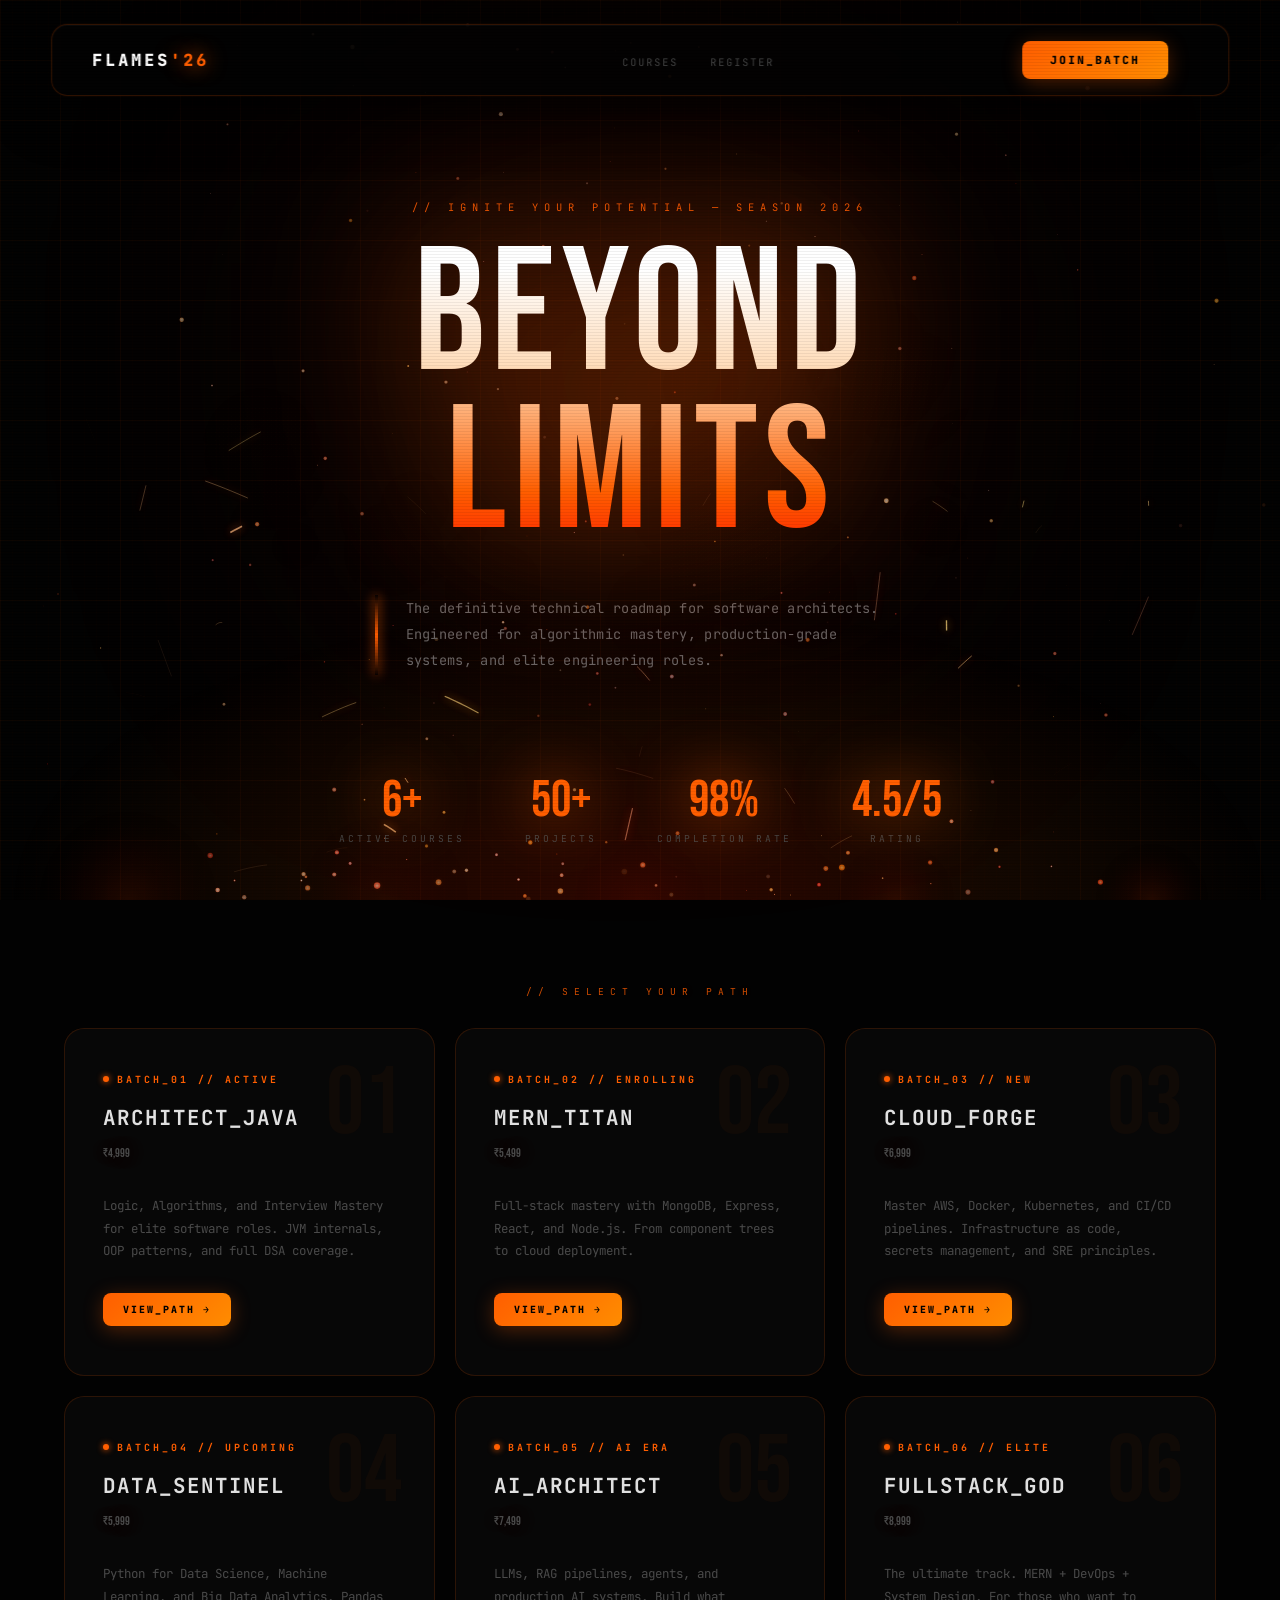
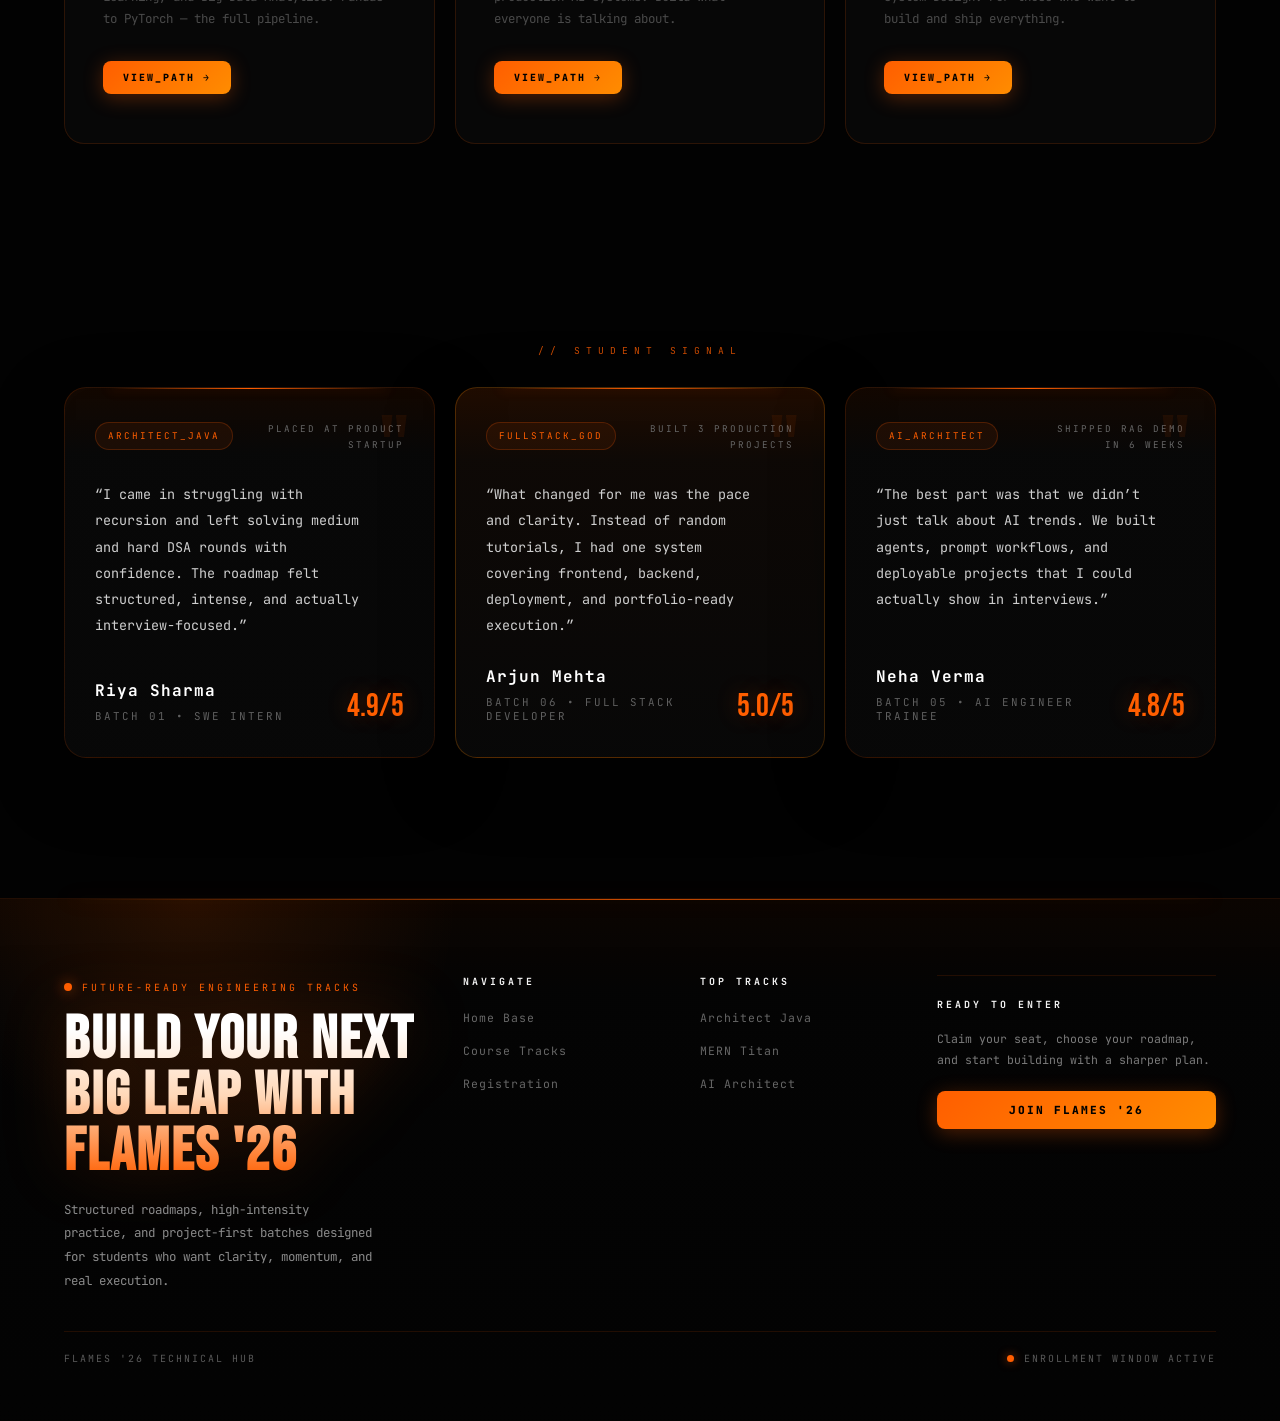
<file: index.html>
<!DOCTYPE html>
<html lang="en">
<head>
    <meta charset="UTF-8">
    <meta name="viewport" content="width=device-width, initial-scale=1.0">
    <title>FLAMES '26 | Technical Hub</title>
    <link rel="stylesheet" href="style.css">
</head>
<body>
    <div class="fire-ground"></div>
    <canvas id="particles-engine"></canvas>

    <nav class="navbar">
        <div class="nav-container">
            <a href="index.html" class="brand-logo">FLAMES<span>'26</span></a>
            <button class="nav-toggle" type="button" aria-label="Toggle navigation" aria-expanded="false" aria-controls="site-menu">
                <span class="nav-toggle-bar"></span>
                <span class="nav-toggle-bar"></span>
                <span class="nav-toggle-bar"></span>
            </button>
            <div class="nav-menu" id="site-menu">
                <ul class="nav-links">
                    <li><a href="#courses">Courses</a></li>
                    <li><a href="register.html">Register</a></li>
                </ul>
                <a href="register.html" class="btn-premium">JOIN_BATCH</a>
            </div>
        </div>
    </nav>

    <header class="hero-section">
        <div class="hero-eyebrow">// Ignite Your Potential — Season 2026</div>
        <h1 class="magma-heading">BEYOND<br>LIMITS</h1>
        <div class="hero-content-wrapper">
            <div class="hero-accent-line"></div>
            <p class="hero-description">The definitive technical roadmap for software architects. Engineered for algorithmic mastery, production-grade systems, and elite engineering roles.</p>
        </div>
        <div class="hero-stats">
            <div class="stat-item">
                <span class="stat-num">6+</span>
                <span class="stat-label">Active Courses</span>
            </div>
            <div class="stat-item">
                <span class="stat-num">50+</span>
                <span class="stat-label">Projects</span>
            </div>
            <div class="stat-item">
                <span class="stat-num">98%</span>
                <span class="stat-label">Completion Rate</span>
            </div>
            <div class="stat-item">
                <span class="stat-num">4.5/5</span>
                <span class="stat-label">Rating</span>
            </div>
        </div>
    </header>

    <div class="section-label" id="courses">// SELECT YOUR PATH</div>

    <section class="fuel-grid-section">
        <div class="fuel-bento-grid">

            <a href="java-dsa.html" class="fuel-card">
                <span class="card-number">01</span>
                <div class="card-meta"><span class="card-dot"></span>BATCH_01 // ACTIVE</div>
                <h3>ARCHITECT_JAVA</h3>
                <p class="price-tag">₹4,999</p>
                <p>Logic, Algorithms, and Interview Mastery for elite software roles. JVM internals, OOP patterns, and full DSA coverage.</p>
                <div class="btn-premium small-btn">VIEW_PATH →</div>
            </a>

            <a href="mern.html" class="fuel-card">
                <span class="card-number">02</span>
                <div class="card-meta"><span class="card-dot"></span>BATCH_02 // ENROLLING</div>
                <h3>MERN_TITAN</h3>
                <p class="price-tag">₹5,499</p>
                <p>Full-stack mastery with MongoDB, Express, React, and Node.js. From component trees to cloud deployment.</p>
                <div class="btn-premium small-btn">VIEW_PATH →</div>
            </a>

            <a href="devops.html" class="fuel-card">
                <span class="card-number">03</span>
                <div class="card-meta"><span class="card-dot"></span>BATCH_03 // NEW</div>
                <h3>CLOUD_FORGE</h3>
                <p class="price-tag">₹6,999</p>
                <p>Master AWS, Docker, Kubernetes, and CI/CD pipelines. Infrastructure as code, secrets management, and SRE principles.</p>
                <div class="btn-premium small-btn">VIEW_PATH →</div>
            </a>

            <a href="python.html" class="fuel-card">
                <span class="card-number">04</span>
                <div class="card-meta"><span class="card-dot"></span>BATCH_04 // UPCOMING</div>
                <h3>DATA_SENTINEL</h3>
                <p class="price-tag">₹5,999</p>
                <p>Python for Data Science, Machine Learning, and Big Data Analytics. Pandas to PyTorch — the full pipeline.</p>
                <div class="btn-premium small-btn">VIEW_PATH →</div>
            </a>

            <a href="ai.html" class="fuel-card">
                <span class="card-number">05</span>
                <div class="card-meta"><span class="card-dot"></span>BATCH_05 // AI ERA</div>
                <h3>AI_ARCHITECT</h3>
                <p class="price-tag">₹7,499</p>
                <p>LLMs, RAG pipelines, agents, and production AI systems. Build what everyone is talking about.</p>
                <div class="btn-premium small-btn">VIEW_PATH →</div>
            </a>

            <a href="fullstack.html" class="fuel-card">
                <span class="card-number">06</span>
                <div class="card-meta"><span class="card-dot"></span>BATCH_06 // ELITE</div>
                <h3>FULLSTACK_GOD</h3>
                <p class="price-tag">₹8,999</p>
                <p>The ultimate track. MERN + DevOps + System Design. For those who want to build and ship everything.</p>
                <div class="btn-premium small-btn">VIEW_PATH →</div>
            </a>

        </div>
    </section>

    <div class="section-label">// STUDENT SIGNAL</div>

    <section class="testimonials-section">
        <div class="testimonials-grid">
            <article class="testimonial-card">
                <div class="testimonial-meta">
                    <span class="testimonial-badge">ARCHITECT_JAVA</span>
                    <span class="testimonial-result">Placed at Product Startup</span>
                </div>
                <p class="testimonial-quote">“I came in struggling with recursion and left solving medium and hard DSA rounds with confidence. The roadmap felt structured, intense, and actually interview-focused.”</p>
                <div class="testimonial-footer">
                    <div>
                        <h3>Riya Sharma</h3>
                        <p>Batch 01 • SWE Intern</p>
                    </div>
                    <span class="testimonial-score">4.9/5</span>
                </div>
            </article>

            <article class="testimonial-card featured-testimonial">
                <div class="testimonial-meta">
                    <span class="testimonial-badge">FULLSTACK_GOD</span>
                    <span class="testimonial-result">Built 3 Production Projects</span>
                </div>
                <p class="testimonial-quote">“What changed for me was the pace and clarity. Instead of random tutorials, I had one system covering frontend, backend, deployment, and portfolio-ready execution.”</p>
                <div class="testimonial-footer">
                    <div>
                        <h3>Arjun Mehta</h3>
                        <p>Batch 06 • Full Stack Developer</p>
                    </div>
                    <span class="testimonial-score">5.0/5</span>
                </div>
            </article>

            <article class="testimonial-card">
                <div class="testimonial-meta">
                    <span class="testimonial-badge">AI_ARCHITECT</span>
                    <span class="testimonial-result">Shipped RAG Demo in 6 Weeks</span>
                </div>
                <p class="testimonial-quote">“The best part was that we didn’t just talk about AI trends. We built agents, prompt workflows, and deployable projects that I could actually show in interviews.”</p>
                <div class="testimonial-footer">
                    <div>
                        <h3>Neha Verma</h3>
                        <p>Batch 05 • AI Engineer Trainee</p>
                    </div>
                    <span class="testimonial-score">4.8/5</span>
                </div>
            </article>
        </div>
    </section>

    <script src="script.js"></script>
    <footer class="site-footer">
        <div class="footer-shell">
            <div class="footer-grid">
                <div class="footer-brand">
                    <div class="footer-kicker">Future-ready engineering tracks</div>
                    <h2 class="footer-title">Build your next big leap with FLAMES '26</h2>
                    <p class="footer-copy">Structured roadmaps, high-intensity practice, and project-first batches designed for students who want clarity, momentum, and real execution.</p>
                </div>
                <div>
                    <h3 class="footer-heading">Navigate</h3>
                    <ul class="footer-links">
                        <li><a href="index.html">Home Base</a></li>
                        <li><a href="index.html#courses">Course Tracks</a></li>
                        <li><a href="register.html">Registration</a></li>
                    </ul>
                </div>
                <div>
                    <h3 class="footer-heading">Top Tracks</h3>
                    <ul class="footer-links">
                        <li><a href="java-dsa.html">Architect Java</a></li>
                        <li><a href="mern.html">MERN Titan</a></li>
                        <li><a href="ai.html">AI Architect</a></li>
                    </ul>
                </div>
                <div class="footer-cta">
                    <h3 class="footer-heading">Ready To Enter</h3>
                    <p class="footer-link-note">Claim your seat, choose your roadmap, and start building with a sharper plan.</p>
                    <a href="register.html" class="btn-premium">Join FLAMES '26</a>
                </div>
            </div>
            <div class="footer-bottom">
                <span>FLAMES '26 Technical Hub</span>
                <span class="footer-status">Enrollment window active</span>
            </div>
        </div>
    </footer>
</body>
</html>
</file>
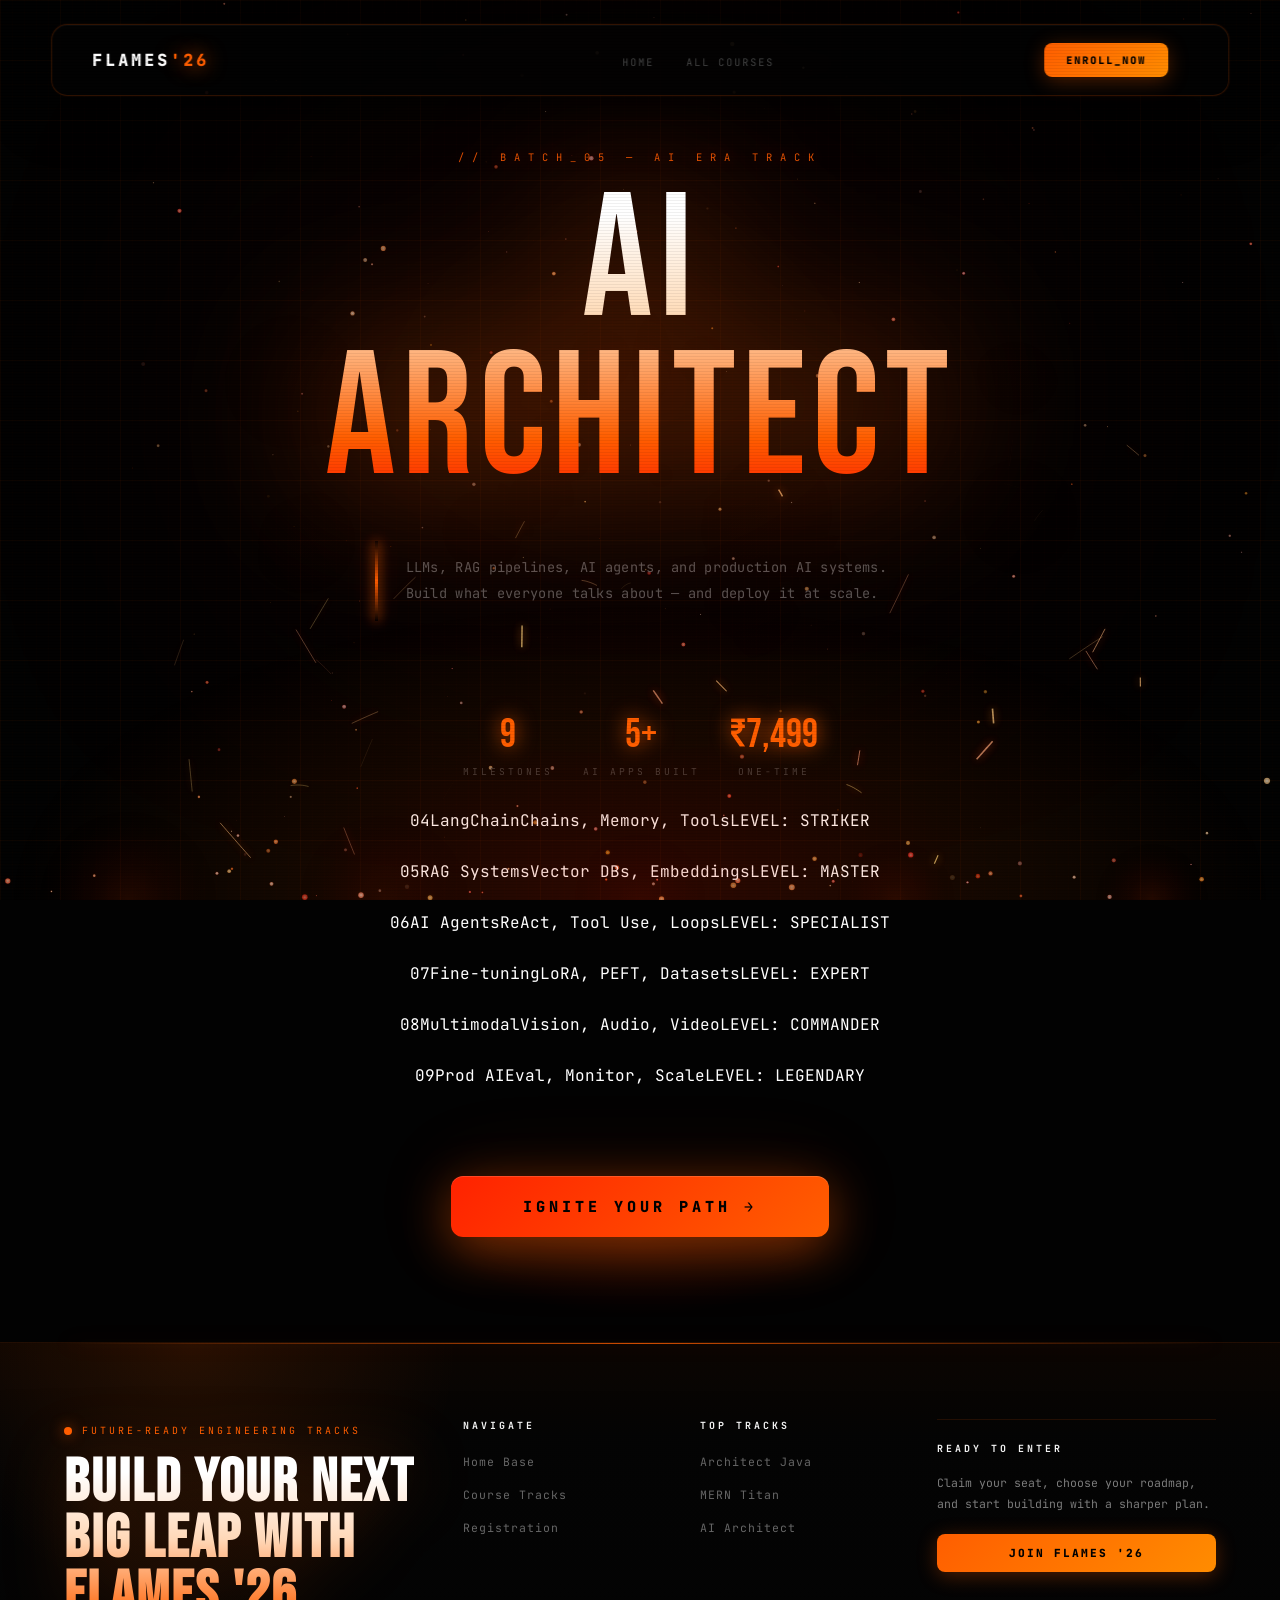
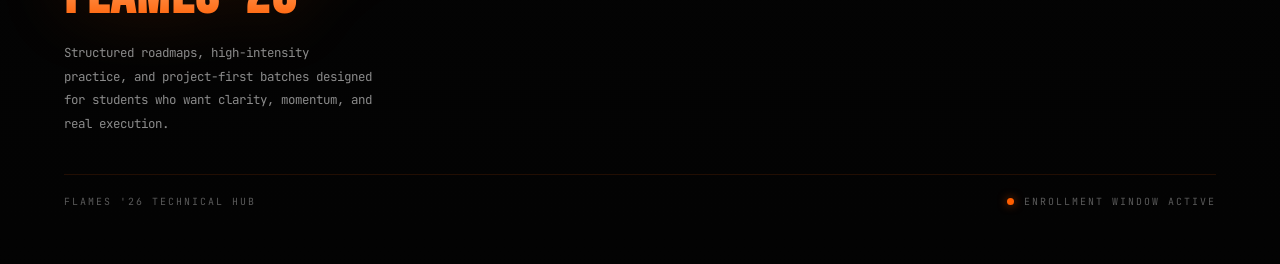
<file: ai.html>
<!DOCTYPE html>
<html lang="en">
<head>
    <meta charset="UTF-8">
    <meta name="viewport" content="width=device-width, initial-scale=1.0">
    <title>AI_ARCHITECT | FLAMES '26</title>
    <link rel="stylesheet" href="style.css">
    <link rel="stylesheet" href="roadmap.css">
    <style>:root { --magma: #ff5e00; }</style>
</head>
<body>
    <div class="fire-ground"></div>
    <canvas id="particles-engine"></canvas>
    <nav class="navbar">
        <div class="nav-container">
            <a href="index.html" class="brand-logo">FLAMES<span>'26</span></a>
            <button class="nav-toggle" type="button" aria-label="Toggle navigation" aria-expanded="false" aria-controls="site-menu">
                <span class="nav-toggle-bar"></span>
                <span class="nav-toggle-bar"></span>
                <span class="nav-toggle-bar"></span>
            </button>
            <div class="nav-menu" id="site-menu">
                <ul class="nav-links">
                    <li><a href="index.html">Home</a></li>
                    <li><a href="index.html#courses">All Courses</a></li>
                </ul>
                <a href="register.html?course=ai" class="btn-premium small">ENROLL_NOW</a>
            </div>
        </div>
    </nav>
    <header class="hero-section">
        <div class="hero-eyebrow">// BATCH_05 — AI ERA TRACK</div>
        <h1 class="magma-heading">AI<br>ARCHITECT</h1>
        <div class="hero-content-wrapper">
            <div class="hero-accent-line"></div>
            <p class="hero-description">LLMs, RAG pipelines, AI agents, and production AI systems. Build what everyone talks about — and deploy it at scale.</p>
        </div>
    </header>
    <div class="course-info-strip">
        <div class="info-item"><span class="info-val">9</span><span class="info-key">Milestones</span></div>
        <div class="info-item"><span class="info-val">5+</span><span class="info-key">AI Apps Built</span></div>
        <div class="info-item"><span class="info-val">₹7,499</span><span class="info-key">One-time</span></div>
<g class="node-group"><circle class="milestone-outer-ring" r="50"/><circle class="milestone-outer-ring-2" r="44"/><circle class="milestone-inner-core" r="32"/><text class="milestone-id-text" dy="9">04</text><text class="milestone-label-title" y="82">LangChain</text><g class="node-tooltip" transform="translate(0,-115)"><rect class="tooltip-bg" x="-80" y="-26" width="160" height="58" rx="8"/><text class="tooltip-text" text-anchor="middle" y="0">Chains, Memory, Tools</text><text class="tooltip-text tooltip-meta" text-anchor="middle" y="22">LEVEL: STRIKER</text></g></g>
<g class="node-group"><circle class="milestone-outer-ring" r="50"/><circle class="milestone-outer-ring-2" r="44"/><circle class="milestone-inner-core" r="32"/><text class="milestone-id-text" dy="9">05</text><text class="milestone-label-title" y="82">RAG Systems</text><g class="node-tooltip" transform="translate(0,-115)"><rect class="tooltip-bg" x="-80" y="-26" width="160" height="58" rx="8"/><text class="tooltip-text" text-anchor="middle" y="0">Vector DBs, Embeddings</text><text class="tooltip-text tooltip-meta" text-anchor="middle" y="22">LEVEL: MASTER</text></g></g>
<g class="node-group"><circle class="milestone-outer-ring" r="50"/><circle class="milestone-outer-ring-2" r="44"/><circle class="milestone-inner-core" r="32"/><text class="milestone-id-text" dy="9">06</text><text class="milestone-label-title" y="82">AI Agents</text><g class="node-tooltip" transform="translate(0,-115)"><rect class="tooltip-bg" x="-80" y="-26" width="160" height="58" rx="8"/><text class="tooltip-text" text-anchor="middle" y="0">ReAct, Tool Use, Loops</text><text class="tooltip-text tooltip-meta" text-anchor="middle" y="22">LEVEL: SPECIALIST</text></g></g>
<g class="node-group"><circle class="milestone-outer-ring" r="50"/><circle class="milestone-outer-ring-2" r="44"/><circle class="milestone-inner-core" r="32"/><text class="milestone-id-text" dy="9">07</text><text class="milestone-label-title" y="82">Fine-tuning</text><g class="node-tooltip" transform="translate(0,-115)"><rect class="tooltip-bg" x="-80" y="-26" width="160" height="58" rx="8"/><text class="tooltip-text" text-anchor="middle" y="0">LoRA, PEFT, Datasets</text><text class="tooltip-text tooltip-meta" text-anchor="middle" y="22">LEVEL: EXPERT</text></g></g>
<g class="node-group"><circle class="milestone-outer-ring" r="50"/><circle class="milestone-outer-ring-2" r="44"/><circle class="milestone-inner-core" r="32"/><text class="milestone-id-text" dy="9">08</text><text class="milestone-label-title" y="82">Multimodal</text><g class="node-tooltip" transform="translate(0,-115)"><rect class="tooltip-bg" x="-80" y="-26" width="160" height="58" rx="8"/><text class="tooltip-text" text-anchor="middle" y="0">Vision, Audio, Video</text><text class="tooltip-text tooltip-meta" text-anchor="middle" y="22">LEVEL: COMMANDER</text></g></g>
<g class="node-group"><circle class="milestone-outer-ring" r="50"/><circle class="milestone-outer-ring-2" r="44"/><circle class="milestone-inner-core" r="32"/><text class="milestone-id-text" dy="9">09</text><text class="milestone-label-title" y="82">Prod AI</text><g class="node-tooltip" transform="translate(0,-115)"><rect class="tooltip-bg" x="-80" y="-26" width="160" height="58" rx="8"/><text class="tooltip-text" text-anchor="middle" y="0">Eval, Monitor, Scale</text><text class="tooltip-text tooltip-meta" text-anchor="middle" y="22">LEVEL: LEGENDARY</text></g></g>
        </svg>
    </div>
    <div class="btn-registration-wrap">
        <a href="register.html?course=ai" class="btn-premium-large">IGNITE YOUR PATH →</a>
    </div>
    <script src="script.js"></script>
    <script src="roadmap-engine.js"></script>
    <footer class="site-footer">
        <div class="footer-shell">
            <div class="footer-grid">
                <div class="footer-brand">
                    <div class="footer-kicker">Future-ready engineering tracks</div>
                    <h2 class="footer-title">Build your next big leap with FLAMES '26</h2>
                    <p class="footer-copy">Structured roadmaps, high-intensity practice, and project-first batches designed for students who want clarity, momentum, and real execution.</p>
                </div>
                <div>
                    <h3 class="footer-heading">Navigate</h3>
                    <ul class="footer-links">
                        <li><a href="index.html">Home Base</a></li>
                        <li><a href="index.html#courses">Course Tracks</a></li>
                        <li><a href="register.html">Registration</a></li>
                    </ul>
                </div>
                <div>
                    <h3 class="footer-heading">Top Tracks</h3>
                    <ul class="footer-links">
                        <li><a href="java-dsa.html">Architect Java</a></li>
                        <li><a href="mern.html">MERN Titan</a></li>
                        <li><a href="ai.html">AI Architect</a></li>
                    </ul>
                </div>
                <div class="footer-cta">
                    <h3 class="footer-heading">Ready To Enter</h3>
                    <p class="footer-link-note">Claim your seat, choose your roadmap, and start building with a sharper plan.</p>
                    <a href="register.html" class="btn-premium">Join FLAMES '26</a>
                </div>
            </div>
            <div class="footer-bottom">
                <span>FLAMES '26 Technical Hub</span>
                <span class="footer-status">Enrollment window active</span>
            </div>
        </div>
    </footer>
</body>
</html>
</file>
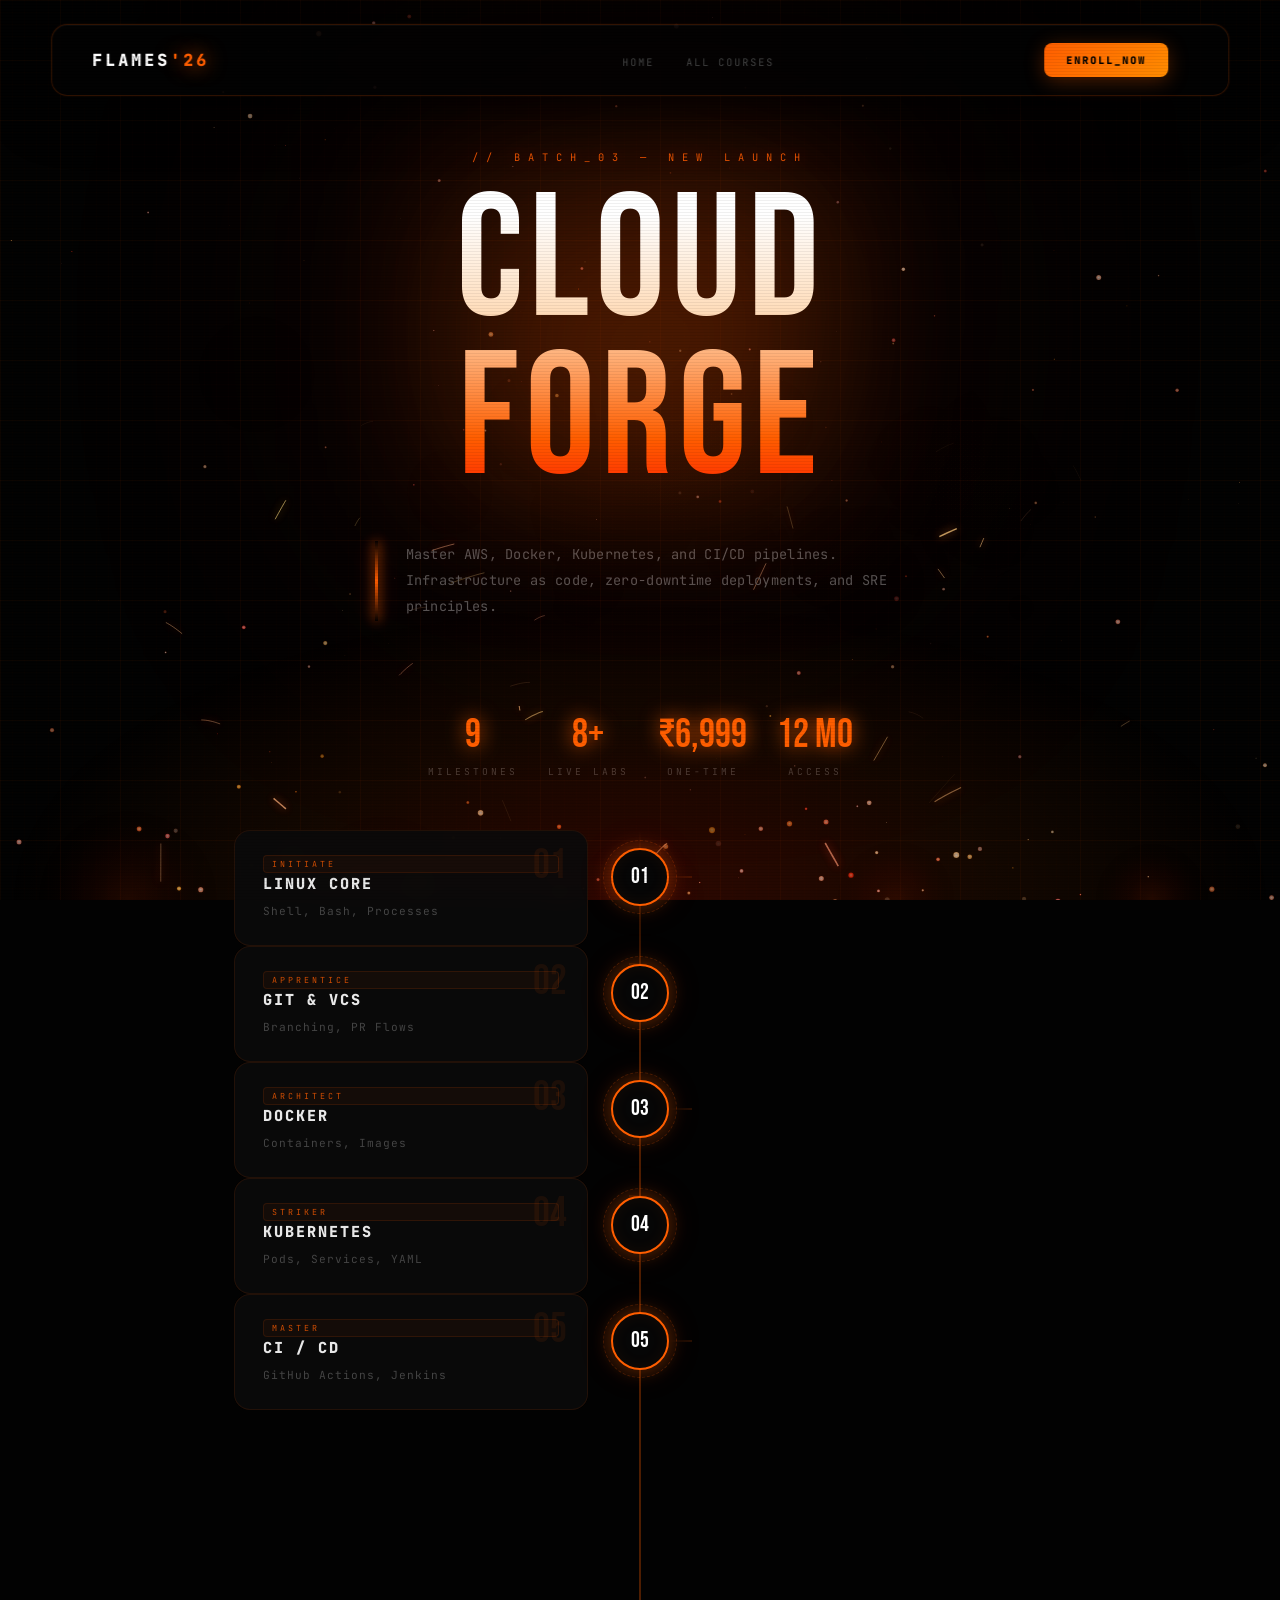
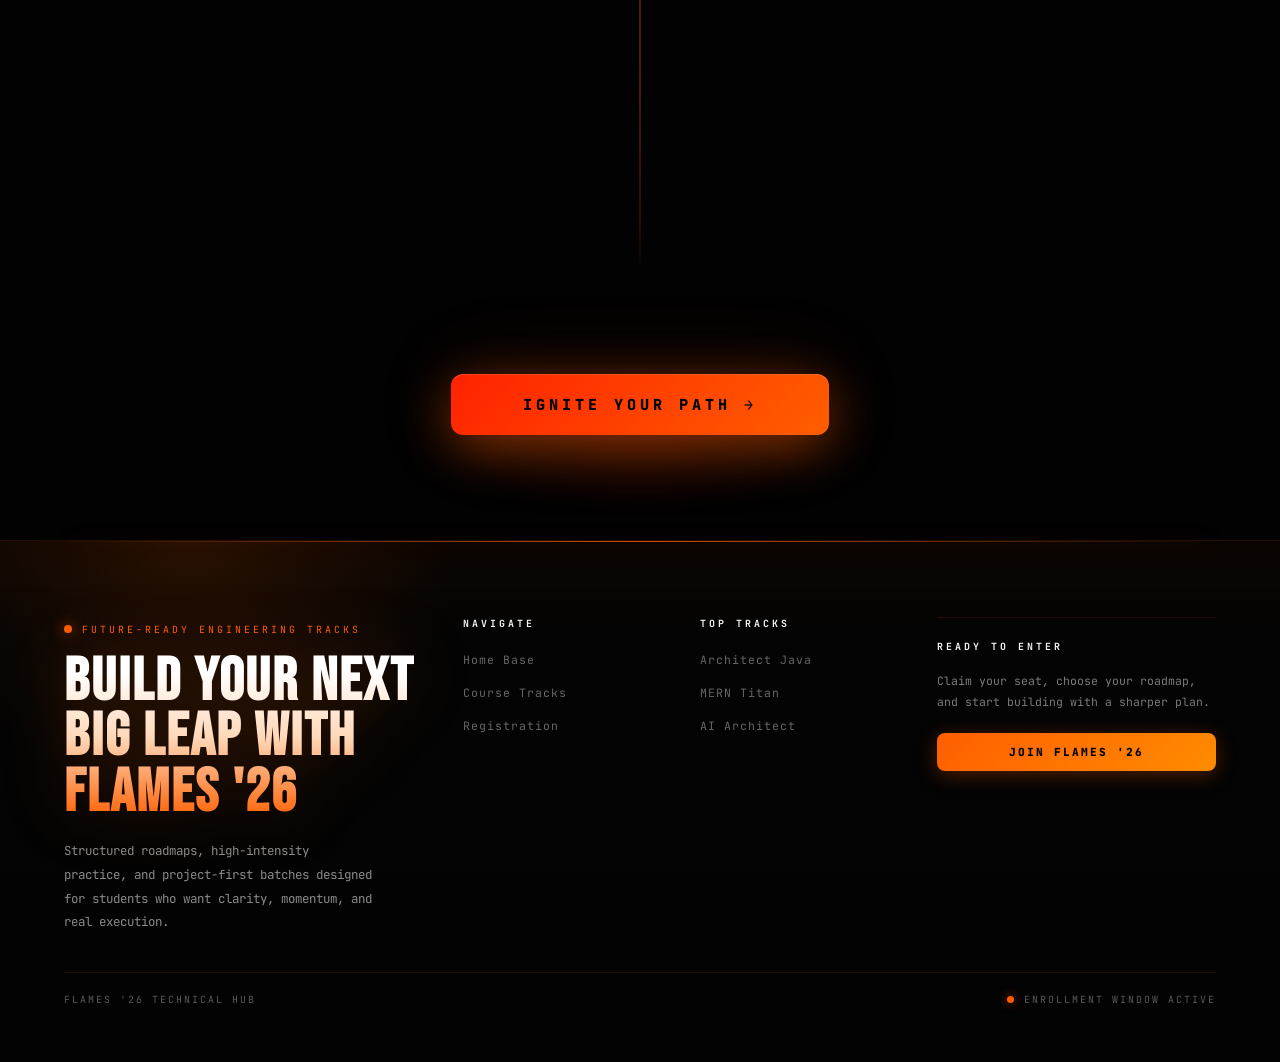
<file: devops.html>
<!DOCTYPE html>
<html lang="en">
<head>
    <meta charset="UTF-8">
    <meta name="viewport" content="width=device-width, initial-scale=1.0">
    <title>CLOUD_FORGE | FLAMES '26</title>
    <link rel="stylesheet" href="style.css">
    <link rel="stylesheet" href="roadmap.css">
    <style>:root { --magma: #ff5e00; }</style>
</head>
<body>
    <div class="fire-ground"></div>
    <canvas id="particles-engine"></canvas>
    <nav class="navbar">
        <div class="nav-container">
            <a href="index.html" class="brand-logo">FLAMES<span>'26</span></a>
            <button class="nav-toggle" type="button" aria-label="Toggle navigation" aria-expanded="false" aria-controls="site-menu">
                <span class="nav-toggle-bar"></span>
                <span class="nav-toggle-bar"></span>
                <span class="nav-toggle-bar"></span>
            </button>
            <div class="nav-menu" id="site-menu">
                <ul class="nav-links">
                    <li><a href="index.html">Home</a></li>
                    <li><a href="index.html#courses">All Courses</a></li>
                </ul>
                <a href="register.html?course=devops" class="btn-premium small">ENROLL_NOW</a>
            </div>
        </div>
    </nav>
    <header class="hero-section">
        <div class="hero-eyebrow">// BATCH_03 — NEW LAUNCH</div>
        <h1 class="magma-heading">CLOUD<br>FORGE</h1>
        <div class="hero-content-wrapper">
            <div class="hero-accent-line"></div>
            <p class="hero-description">Master AWS, Docker, Kubernetes, and CI/CD pipelines. Infrastructure as code, zero-downtime deployments, and SRE principles.</p>
        </div>
    </header>
    <div class="course-info-strip">
        <div class="info-item"><span class="info-val">9</span><span class="info-key">Milestones</span></div>
        <div class="info-item"><span class="info-val">8+</span><span class="info-key">Live Labs</span></div>
        <div class="info-item"><span class="info-val">₹6,999</span><span class="info-key">One-time</span></div>
        <div class="info-item"><span class="info-val">12 mo</span><span class="info-key">Access</span></div>
    </div>
    <div class="roadmap-wrapper">
        <svg viewBox="0 0 1100 900" class="roadmap-svg-canvas" preserveAspectRatio="xMidYMid meet">
            <defs>
                <linearGradient id="magmaGradient" x1="0%" y1="0%" x2="100%" y2="0%">
                    <stop offset="0%" style="stop-color:#ff2200"/>
                    <stop offset="50%" style="stop-color:#ff5e00"/>
                    <stop offset="100%" style="stop-color:#ff8c00"/>
                </linearGradient>
            </defs>
            <path id="master-fuse" class="path-stroke-magma" d="M 150,150 L 950,150 C 1050,150 1050,450 950,450 L 150,450 C 50,450 50,750 150,750 L 950,750"/>
            <g class="node-group"><circle class="milestone-outer-ring" r="50"/><circle class="milestone-outer-ring-2" r="44"/><circle class="milestone-inner-core" r="32"/><text class="milestone-id-text" dy="9">01</text><text class="milestone-label-title" y="82">Linux Core</text><g class="node-tooltip" transform="translate(0,-115)"><rect class="tooltip-bg" x="-80" y="-26" width="160" height="58" rx="8"/><text class="tooltip-text" text-anchor="middle" y="0">Shell, Bash, Processes</text><text class="tooltip-text tooltip-meta" text-anchor="middle" y="22">LEVEL: INITIATE</text></g></g>
<g class="node-group"><circle class="milestone-outer-ring" r="50"/><circle class="milestone-outer-ring-2" r="44"/><circle class="milestone-inner-core" r="32"/><text class="milestone-id-text" dy="9">02</text><text class="milestone-label-title" y="82">Git &amp; VCS</text><g class="node-tooltip" transform="translate(0,-115)"><rect class="tooltip-bg" x="-80" y="-26" width="160" height="58" rx="8"/><text class="tooltip-text" text-anchor="middle" y="0">Branching, PR Flows</text><text class="tooltip-text tooltip-meta" text-anchor="middle" y="22">LEVEL: APPRENTICE</text></g></g>
<g class="node-group"><circle class="milestone-outer-ring" r="50"/><circle class="milestone-outer-ring-2" r="44"/><circle class="milestone-inner-core" r="32"/><text class="milestone-id-text" dy="9">03</text><text class="milestone-label-title" y="82">Docker</text><g class="node-tooltip" transform="translate(0,-115)"><rect class="tooltip-bg" x="-80" y="-26" width="160" height="58" rx="8"/><text class="tooltip-text" text-anchor="middle" y="0">Containers, Images</text><text class="tooltip-text tooltip-meta" text-anchor="middle" y="22">LEVEL: ARCHITECT</text></g></g>
<g class="node-group"><circle class="milestone-outer-ring" r="50"/><circle class="milestone-outer-ring-2" r="44"/><circle class="milestone-inner-core" r="32"/><text class="milestone-id-text" dy="9">04</text><text class="milestone-label-title" y="82">Kubernetes</text><g class="node-tooltip" transform="translate(0,-115)"><rect class="tooltip-bg" x="-80" y="-26" width="160" height="58" rx="8"/><text class="tooltip-text" text-anchor="middle" y="0">Pods, Services, YAML</text><text class="tooltip-text tooltip-meta" text-anchor="middle" y="22">LEVEL: STRIKER</text></g></g>
<g class="node-group"><circle class="milestone-outer-ring" r="50"/><circle class="milestone-outer-ring-2" r="44"/><circle class="milestone-inner-core" r="32"/><text class="milestone-id-text" dy="9">05</text><text class="milestone-label-title" y="82">CI / CD</text><g class="node-tooltip" transform="translate(0,-115)"><rect class="tooltip-bg" x="-80" y="-26" width="160" height="58" rx="8"/><text class="tooltip-text" text-anchor="middle" y="0">GitHub Actions, Jenkins</text><text class="tooltip-text tooltip-meta" text-anchor="middle" y="22">LEVEL: MASTER</text></g></g>
<g class="node-group"><circle class="milestone-outer-ring" r="50"/><circle class="milestone-outer-ring-2" r="44"/><circle class="milestone-inner-core" r="32"/><text class="milestone-id-text" dy="9">06</text><text class="milestone-label-title" y="82">AWS Core</text><g class="node-tooltip" transform="translate(0,-115)"><rect class="tooltip-bg" x="-80" y="-26" width="160" height="58" rx="8"/><text class="tooltip-text" text-anchor="middle" y="0">EC2, S3, IAM, VPC</text><text class="tooltip-text tooltip-meta" text-anchor="middle" y="22">LEVEL: SPECIALIST</text></g></g>
<g class="node-group"><circle class="milestone-outer-ring" r="50"/><circle class="milestone-outer-ring-2" r="44"/><circle class="milestone-inner-core" r="32"/><text class="milestone-id-text" dy="9">07</text><text class="milestone-label-title" y="82">Terraform</text><g class="node-tooltip" transform="translate(0,-115)"><rect class="tooltip-bg" x="-80" y="-26" width="160" height="58" rx="8"/><text class="tooltip-text" text-anchor="middle" y="0">IaC, State, Modules</text><text class="tooltip-text tooltip-meta" text-anchor="middle" y="22">LEVEL: EXPERT</text></g></g>
<g class="node-group"><circle class="milestone-outer-ring" r="50"/><circle class="milestone-outer-ring-2" r="44"/><circle class="milestone-inner-core" r="32"/><text class="milestone-id-text" dy="9">08</text><text class="milestone-label-title" y="82">Monitoring</text><g class="node-tooltip" transform="translate(0,-115)"><rect class="tooltip-bg" x="-80" y="-26" width="160" height="58" rx="8"/><text class="tooltip-text" text-anchor="middle" y="0">Prometheus, Grafana</text><text class="tooltip-text tooltip-meta" text-anchor="middle" y="22">LEVEL: COMMANDER</text></g></g>
<g class="node-group"><circle class="milestone-outer-ring" r="50"/><circle class="milestone-outer-ring-2" r="44"/><circle class="milestone-inner-core" r="32"/><text class="milestone-id-text" dy="9">09</text><text class="milestone-label-title" y="82">SRE Elite</text><g class="node-tooltip" transform="translate(0,-115)"><rect class="tooltip-bg" x="-80" y="-26" width="160" height="58" rx="8"/><text class="tooltip-text" text-anchor="middle" y="0">SLOs, Incident, FinOps</text><text class="tooltip-text tooltip-meta" text-anchor="middle" y="22">LEVEL: LEGENDARY</text></g></g>
        </svg>
    </div>
    <div class="btn-registration-wrap">
        <a href="register.html?course=devops" class="btn-premium-large">IGNITE YOUR PATH →</a>
    </div>
    <script src="script.js"></script>
    <script src="roadmap-engine.js"></script>
    <footer class="site-footer">
        <div class="footer-shell">
            <div class="footer-grid">
                <div class="footer-brand">
                    <div class="footer-kicker">Future-ready engineering tracks</div>
                    <h2 class="footer-title">Build your next big leap with FLAMES '26</h2>
                    <p class="footer-copy">Structured roadmaps, high-intensity practice, and project-first batches designed for students who want clarity, momentum, and real execution.</p>
                </div>
                <div>
                    <h3 class="footer-heading">Navigate</h3>
                    <ul class="footer-links">
                        <li><a href="index.html">Home Base</a></li>
                        <li><a href="index.html#courses">Course Tracks</a></li>
                        <li><a href="register.html">Registration</a></li>
                    </ul>
                </div>
                <div>
                    <h3 class="footer-heading">Top Tracks</h3>
                    <ul class="footer-links">
                        <li><a href="java-dsa.html">Architect Java</a></li>
                        <li><a href="mern.html">MERN Titan</a></li>
                        <li><a href="ai.html">AI Architect</a></li>
                    </ul>
                </div>
                <div class="footer-cta">
                    <h3 class="footer-heading">Ready To Enter</h3>
                    <p class="footer-link-note">Claim your seat, choose your roadmap, and start building with a sharper plan.</p>
                    <a href="register.html" class="btn-premium">Join FLAMES '26</a>
                </div>
            </div>
            <div class="footer-bottom">
                <span>FLAMES '26 Technical Hub</span>
                <span class="footer-status">Enrollment window active</span>
            </div>
        </div>
    </footer>
</body>
</html>
</file>
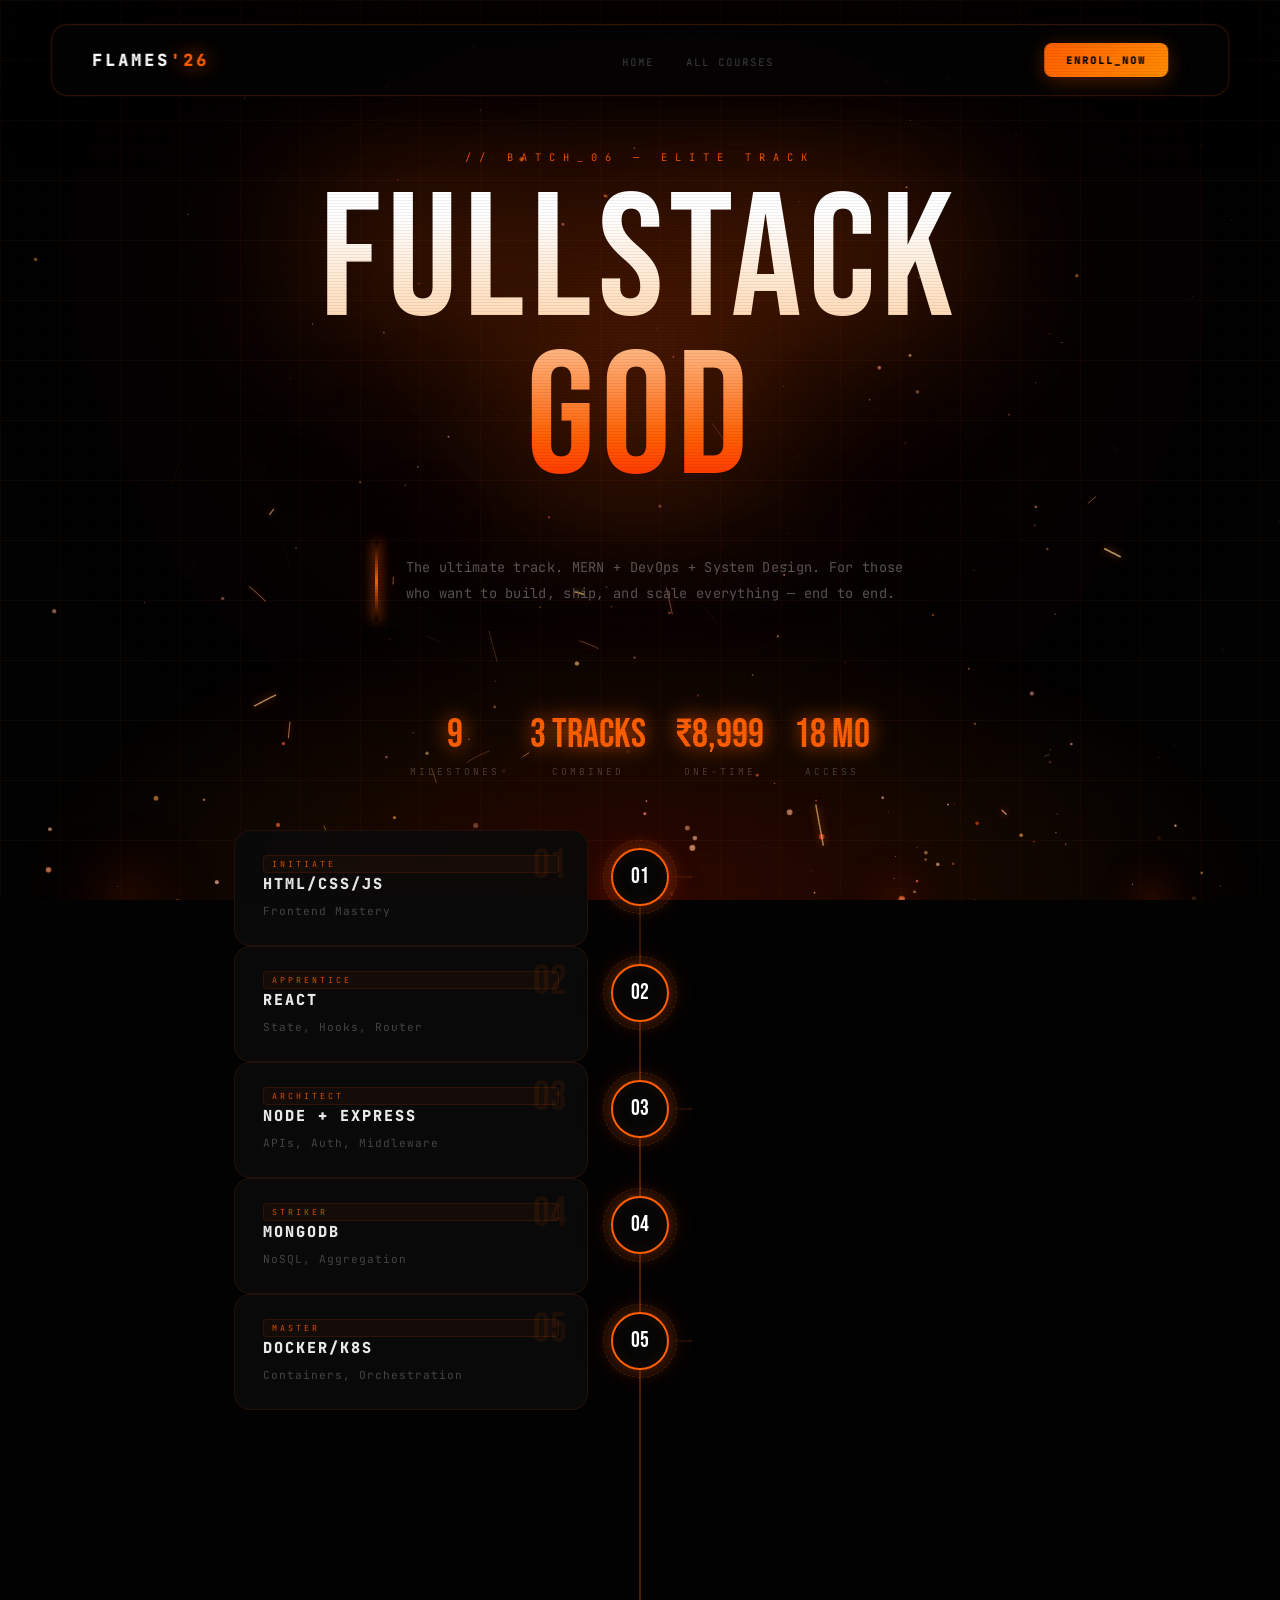
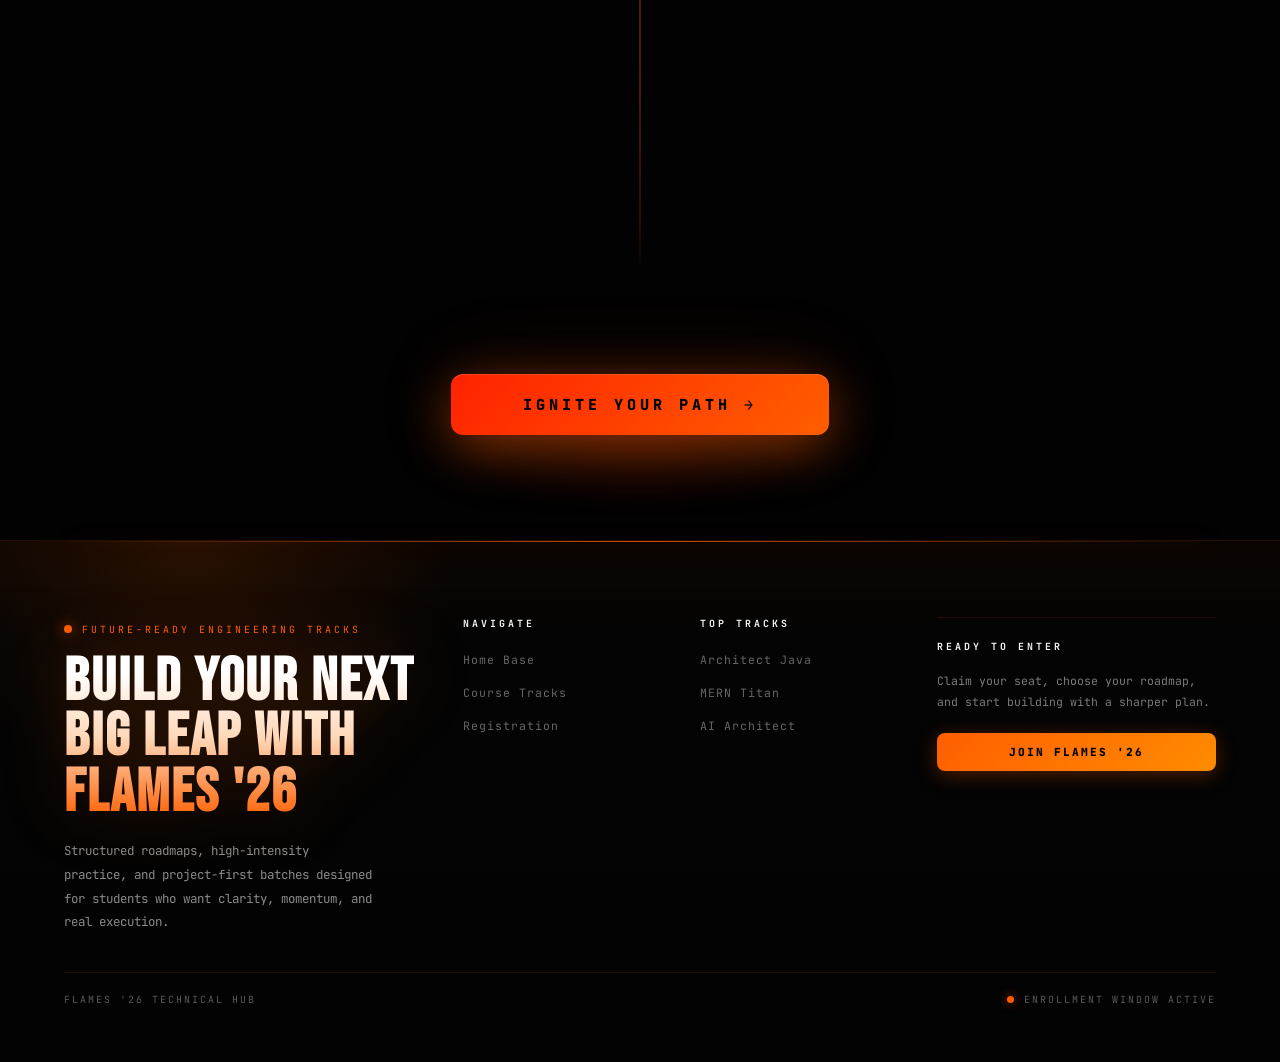
<file: fullstack.html>
<!DOCTYPE html>
<html lang="en">
<head>
    <meta charset="UTF-8">
    <meta name="viewport" content="width=device-width, initial-scale=1.0">
    <title>FULLSTACK_GOD | FLAMES '26</title>
    <link rel="stylesheet" href="style.css">
    <link rel="stylesheet" href="roadmap.css">
    <style>:root { --magma: #ff5e00; }</style>
</head>
<body>
    <div class="fire-ground"></div>
    <canvas id="particles-engine"></canvas>
    <nav class="navbar">
        <div class="nav-container">
            <a href="index.html" class="brand-logo">FLAMES<span>'26</span></a>
            <button class="nav-toggle" type="button" aria-label="Toggle navigation" aria-expanded="false" aria-controls="site-menu">
                <span class="nav-toggle-bar"></span>
                <span class="nav-toggle-bar"></span>
                <span class="nav-toggle-bar"></span>
            </button>
            <div class="nav-menu" id="site-menu">
                <ul class="nav-links">
                    <li><a href="index.html">Home</a></li>
                    <li><a href="index.html#courses">All Courses</a></li>
                </ul>
                <a href="register.html?course=fullstack" class="btn-premium small">ENROLL_NOW</a>
            </div>
        </div>
    </nav>
    <header class="hero-section">
        <div class="hero-eyebrow">// BATCH_06 — ELITE TRACK</div>
        <h1 class="magma-heading">FULLSTACK<br>GOD</h1>
        <div class="hero-content-wrapper">
            <div class="hero-accent-line"></div>
            <p class="hero-description">The ultimate track. MERN + DevOps + System Design. For those who want to build, ship, and scale everything — end to end.</p>
        </div>
    </header>
    <div class="course-info-strip">
        <div class="info-item"><span class="info-val">9</span><span class="info-key">Milestones</span></div>
        <div class="info-item"><span class="info-val">3 Tracks</span><span class="info-key">Combined</span></div>
        <div class="info-item"><span class="info-val">₹8,999</span><span class="info-key">One-time</span></div>
        <div class="info-item"><span class="info-val">18 mo</span><span class="info-key">Access</span></div>
    </div>
    <div class="roadmap-wrapper">
        <svg viewBox="0 0 1100 900" class="roadmap-svg-canvas" preserveAspectRatio="xMidYMid meet">
            <defs>
                <linearGradient id="magmaGradient" x1="0%" y1="0%" x2="100%" y2="0%">
                    <stop offset="0%" style="stop-color:#ff2200"/>
                    <stop offset="50%" style="stop-color:#ff5e00"/>
                    <stop offset="100%" style="stop-color:#ff8c00"/>
                </linearGradient>
            </defs>
            <path id="master-fuse" class="path-stroke-magma" d="M 150,150 L 950,150 C 1050,150 1050,450 950,450 L 150,450 C 50,450 50,750 150,750 L 950,750"/>
            <g class="node-group"><circle class="milestone-outer-ring" r="50"/><circle class="milestone-outer-ring-2" r="44"/><circle class="milestone-inner-core" r="32"/><text class="milestone-id-text" dy="9">01</text><text class="milestone-label-title" y="82">HTML/CSS/JS</text><g class="node-tooltip" transform="translate(0,-115)"><rect class="tooltip-bg" x="-80" y="-26" width="160" height="58" rx="8"/><text class="tooltip-text" text-anchor="middle" y="0">Frontend Mastery</text><text class="tooltip-text tooltip-meta" text-anchor="middle" y="22">LEVEL: INITIATE</text></g></g>
<g class="node-group"><circle class="milestone-outer-ring" r="50"/><circle class="milestone-outer-ring-2" r="44"/><circle class="milestone-inner-core" r="32"/><text class="milestone-id-text" dy="9">02</text><text class="milestone-label-title" y="82">React</text><g class="node-tooltip" transform="translate(0,-115)"><rect class="tooltip-bg" x="-80" y="-26" width="160" height="58" rx="8"/><text class="tooltip-text" text-anchor="middle" y="0">State, Hooks, Router</text><text class="tooltip-text tooltip-meta" text-anchor="middle" y="22">LEVEL: APPRENTICE</text></g></g>
<g class="node-group"><circle class="milestone-outer-ring" r="50"/><circle class="milestone-outer-ring-2" r="44"/><circle class="milestone-inner-core" r="32"/><text class="milestone-id-text" dy="9">03</text><text class="milestone-label-title" y="82">Node + Express</text><g class="node-tooltip" transform="translate(0,-115)"><rect class="tooltip-bg" x="-80" y="-26" width="160" height="58" rx="8"/><text class="tooltip-text" text-anchor="middle" y="0">APIs, Auth, Middleware</text><text class="tooltip-text tooltip-meta" text-anchor="middle" y="22">LEVEL: ARCHITECT</text></g></g>
<g class="node-group"><circle class="milestone-outer-ring" r="50"/><circle class="milestone-outer-ring-2" r="44"/><circle class="milestone-inner-core" r="32"/><text class="milestone-id-text" dy="9">04</text><text class="milestone-label-title" y="82">MongoDB</text><g class="node-tooltip" transform="translate(0,-115)"><rect class="tooltip-bg" x="-80" y="-26" width="160" height="58" rx="8"/><text class="tooltip-text" text-anchor="middle" y="0">NoSQL, Aggregation</text><text class="tooltip-text tooltip-meta" text-anchor="middle" y="22">LEVEL: STRIKER</text></g></g>
<g class="node-group"><circle class="milestone-outer-ring" r="50"/><circle class="milestone-outer-ring-2" r="44"/><circle class="milestone-inner-core" r="32"/><text class="milestone-id-text" dy="9">05</text><text class="milestone-label-title" y="82">Docker/K8s</text><g class="node-tooltip" transform="translate(0,-115)"><rect class="tooltip-bg" x="-80" y="-26" width="160" height="58" rx="8"/><text class="tooltip-text" text-anchor="middle" y="0">Containers, Orchestration</text><text class="tooltip-text tooltip-meta" text-anchor="middle" y="22">LEVEL: MASTER</text></g></g>
<g class="node-group"><circle class="milestone-outer-ring" r="50"/><circle class="milestone-outer-ring-2" r="44"/><circle class="milestone-inner-core" r="32"/><text class="milestone-id-text" dy="9">06</text><text class="milestone-label-title" y="82">CI / CD</text><g class="node-tooltip" transform="translate(0,-115)"><rect class="tooltip-bg" x="-80" y="-26" width="160" height="58" rx="8"/><text class="tooltip-text" text-anchor="middle" y="0">GitHub Actions, Deploy</text><text class="tooltip-text tooltip-meta" text-anchor="middle" y="22">LEVEL: SPECIALIST</text></g></g>
<g class="node-group"><circle class="milestone-outer-ring" r="50"/><circle class="milestone-outer-ring-2" r="44"/><circle class="milestone-inner-core" r="32"/><text class="milestone-id-text" dy="9">07</text><text class="milestone-label-title" y="82">System Design</text><g class="node-tooltip" transform="translate(0,-115)"><rect class="tooltip-bg" x="-80" y="-26" width="160" height="58" rx="8"/><text class="tooltip-text" text-anchor="middle" y="0">HLD, LLD, Caching</text><text class="tooltip-text tooltip-meta" text-anchor="middle" y="22">LEVEL: EXPERT</text></g></g>
<g class="node-group"><circle class="milestone-outer-ring" r="50"/><circle class="milestone-outer-ring-2" r="44"/><circle class="milestone-inner-core" r="32"/><text class="milestone-id-text" dy="9">08</text><text class="milestone-label-title" y="82">AWS Cloud</text><g class="node-tooltip" transform="translate(0,-115)"><rect class="tooltip-bg" x="-80" y="-26" width="160" height="58" rx="8"/><text class="tooltip-text" text-anchor="middle" y="0">EC2, S3, RDS, Lambda</text><text class="tooltip-text tooltip-meta" text-anchor="middle" y="22">LEVEL: COMMANDER</text></g></g>
<g class="node-group"><circle class="milestone-outer-ring" r="50"/><circle class="milestone-outer-ring-2" r="44"/><circle class="milestone-inner-core" r="32"/><text class="milestone-id-text" dy="9">09</text><text class="milestone-label-title" y="82">Production</text><g class="node-tooltip" transform="translate(0,-115)"><rect class="tooltip-bg" x="-80" y="-26" width="160" height="58" rx="8"/><text class="tooltip-text" text-anchor="middle" y="0">Monitoring, Security</text><text class="tooltip-text tooltip-meta" text-anchor="middle" y="22">LEVEL: LEGENDARY</text></g></g>
        </svg>
    </div>
    <div class="btn-registration-wrap">
        <a href="register.html?course=fullstack" class="btn-premium-large">IGNITE YOUR PATH →</a>
    </div>
    <script src="script.js"></script>
    <script src="roadmap-engine.js"></script>
    <footer class="site-footer">
        <div class="footer-shell">
            <div class="footer-grid">
                <div class="footer-brand">
                    <div class="footer-kicker">Future-ready engineering tracks</div>
                    <h2 class="footer-title">Build your next big leap with FLAMES '26</h2>
                    <p class="footer-copy">Structured roadmaps, high-intensity practice, and project-first batches designed for students who want clarity, momentum, and real execution.</p>
                </div>
                <div>
                    <h3 class="footer-heading">Navigate</h3>
                    <ul class="footer-links">
                        <li><a href="index.html">Home Base</a></li>
                        <li><a href="index.html#courses">Course Tracks</a></li>
                        <li><a href="register.html">Registration</a></li>
                    </ul>
                </div>
                <div>
                    <h3 class="footer-heading">Top Tracks</h3>
                    <ul class="footer-links">
                        <li><a href="java-dsa.html">Architect Java</a></li>
                        <li><a href="mern.html">MERN Titan</a></li>
                        <li><a href="ai.html">AI Architect</a></li>
                    </ul>
                </div>
                <div class="footer-cta">
                    <h3 class="footer-heading">Ready To Enter</h3>
                    <p class="footer-link-note">Claim your seat, choose your roadmap, and start building with a sharper plan.</p>
                    <a href="register.html" class="btn-premium">Join FLAMES '26</a>
                </div>
            </div>
            <div class="footer-bottom">
                <span>FLAMES '26 Technical Hub</span>
                <span class="footer-status">Enrollment window active</span>
            </div>
        </div>
    </footer>
</body>
</html>
</file>
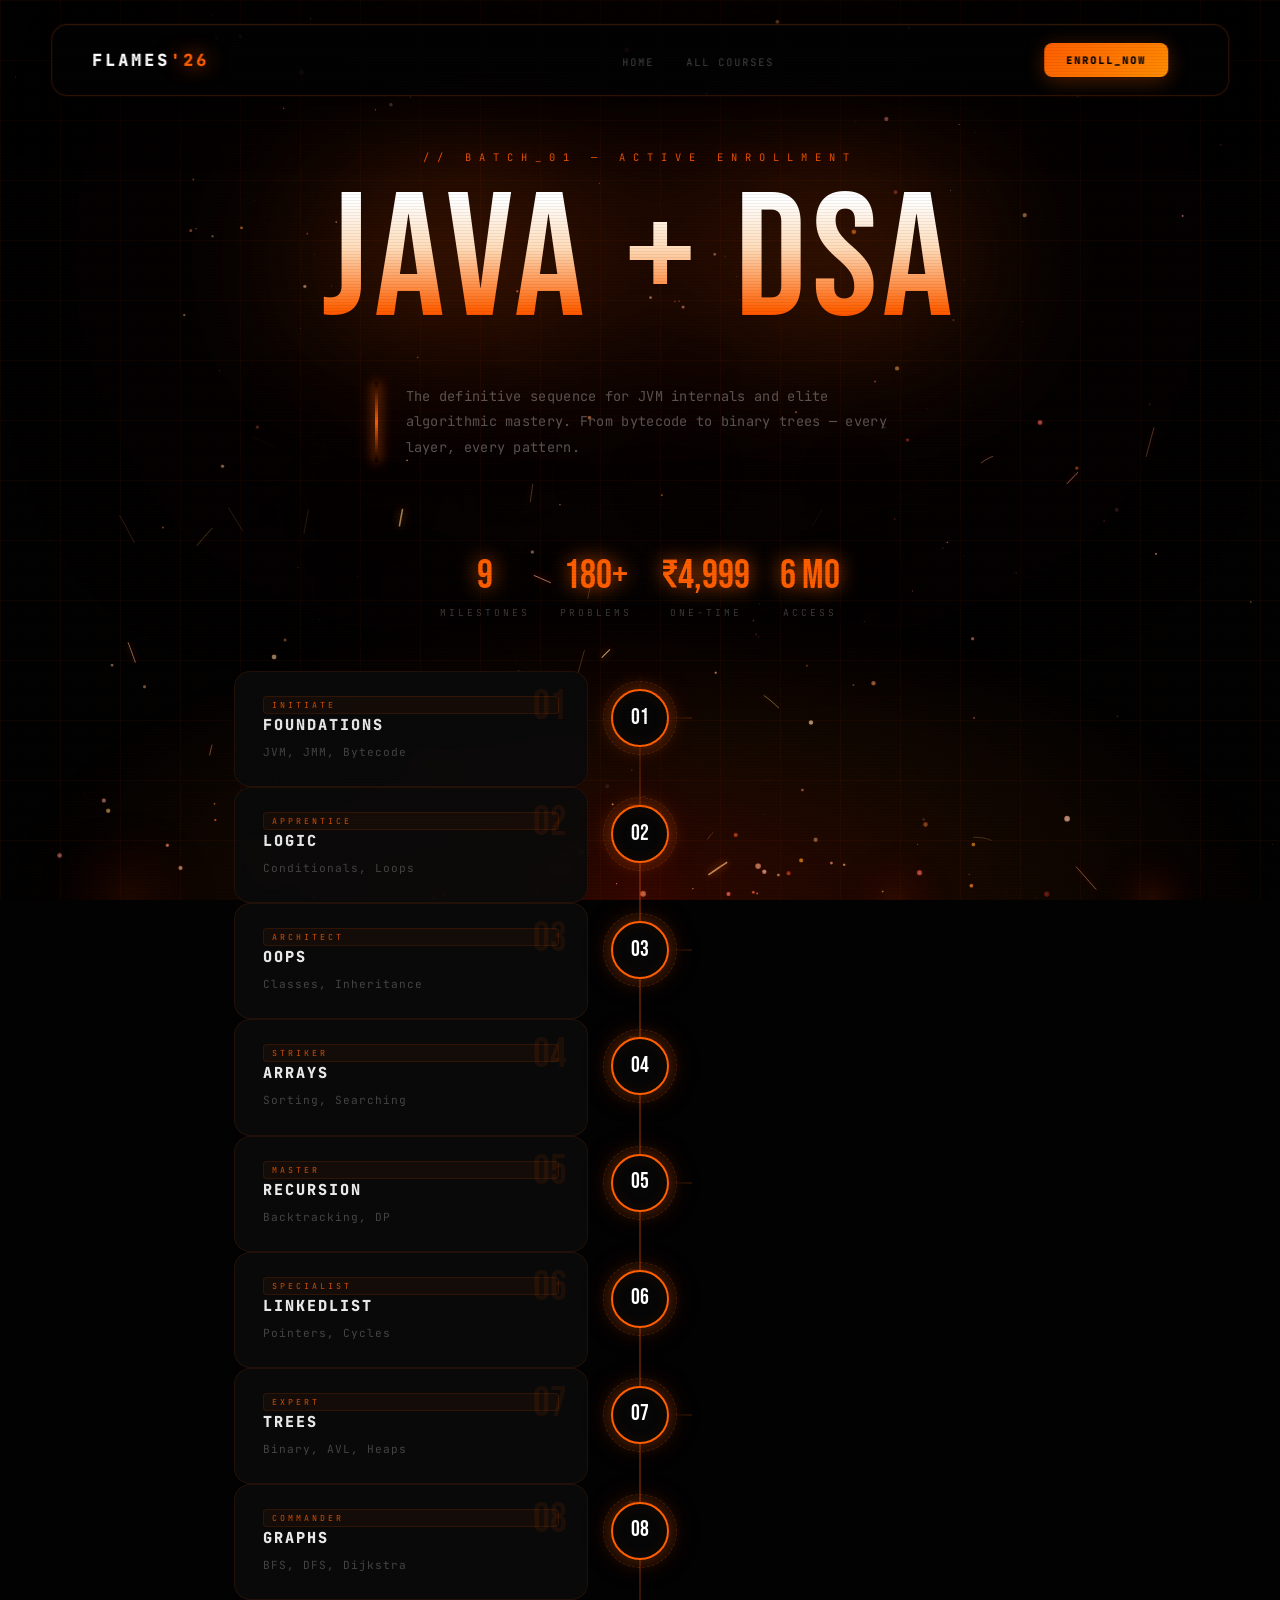
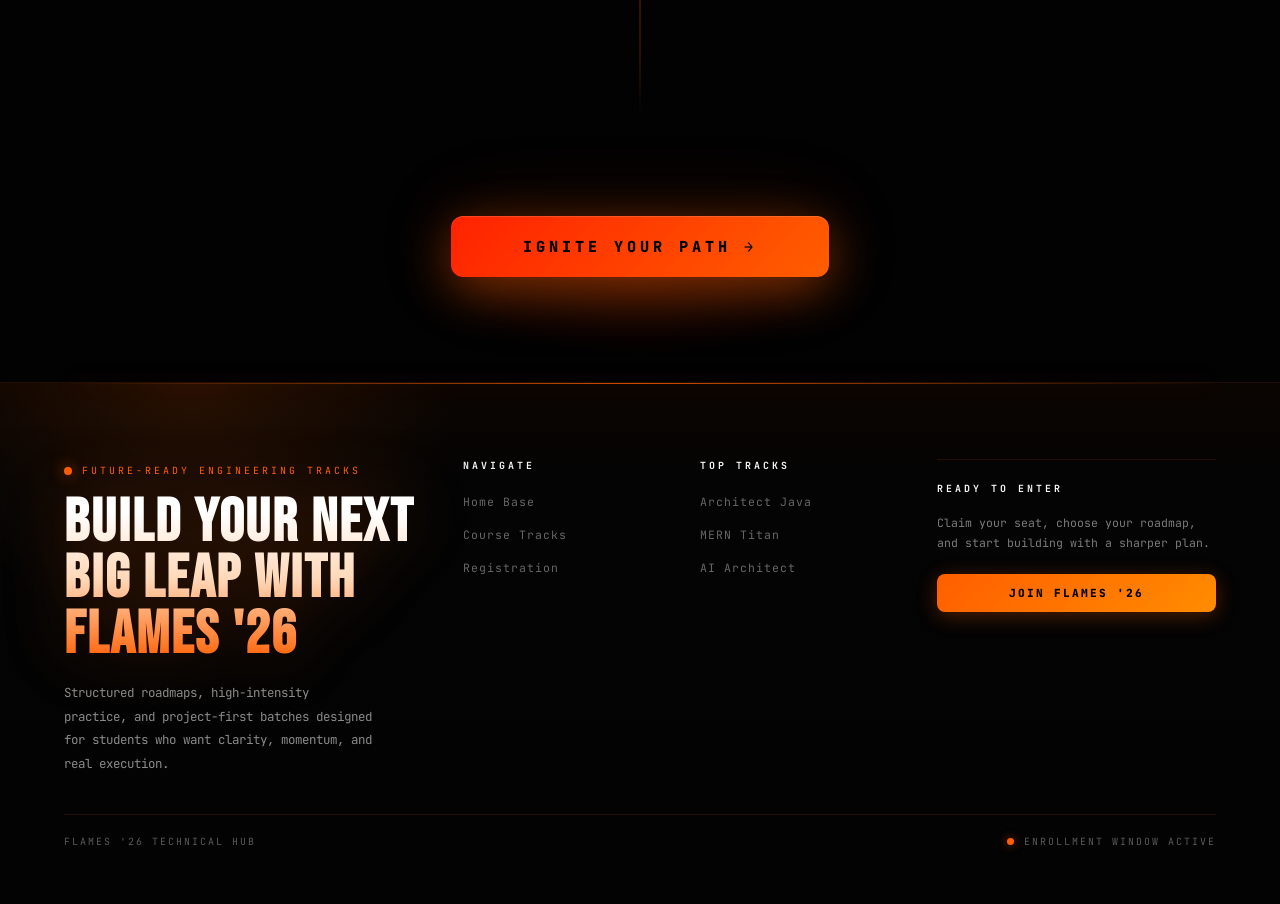
<file: java-dsa.html>
<!DOCTYPE html>
<html lang="en">
<head>
    <meta charset="UTF-8">
    <meta name="viewport" content="width=device-width, initial-scale=1.0">
    <title>ARCHITECT_JAVA | FLAMES '26</title>
    <link rel="stylesheet" href="style.css">
    <link rel="stylesheet" href="roadmap.css">
    <style>:root { --magma: #ff5e00; }</style>
</head>
<body>
    <div class="fire-ground"></div>
    <canvas id="particles-engine"></canvas>

    <nav class="navbar">
        <div class="nav-container">
            <a href="index.html" class="brand-logo">FLAMES<span>'26</span></a>
            <button class="nav-toggle" type="button" aria-label="Toggle navigation" aria-expanded="false" aria-controls="site-menu">
                <span class="nav-toggle-bar"></span>
                <span class="nav-toggle-bar"></span>
                <span class="nav-toggle-bar"></span>
            </button>
            <div class="nav-menu" id="site-menu">
                <ul class="nav-links">
                    <li><a href="index.html">Home</a></li>
                    <li><a href="index.html#courses">All Courses</a></li>
                </ul>
                <a href="register.html?course=java" class="btn-premium small">ENROLL_NOW</a>
            </div>
        </div>
    </nav>

    <header class="hero-section">
        <div class="hero-eyebrow">// BATCH_01 — ACTIVE ENROLLMENT</div>
        <h1 class="magma-heading">JAVA + DSA</h1>
        <div class="hero-content-wrapper">
            <div class="hero-accent-line"></div>
            <p class="hero-description">The definitive sequence for JVM internals and elite algorithmic mastery. From bytecode to binary trees — every layer, every pattern.</p>
        </div>
    </header>

    <div class="course-info-strip">
        <div class="info-item"><span class="info-val">9</span><span class="info-key">Milestones</span></div>
        <div class="info-item"><span class="info-val">180+</span><span class="info-key">Problems</span></div>
        <div class="info-item"><span class="info-val">₹4,999</span><span class="info-key">One-time</span></div>
        <div class="info-item"><span class="info-val">6 mo</span><span class="info-key">Access</span></div>
    </div>

    <div class="roadmap-wrapper">
        <svg viewBox="0 0 1100 900" class="roadmap-svg-canvas" preserveAspectRatio="xMidYMid meet">
            <defs>
                <linearGradient id="magmaGradient" x1="0%" y1="0%" x2="100%" y2="0%">
                    <stop offset="0%" style="stop-color:#ff2200"/><stop offset="50%" style="stop-color:#ff5e00"/><stop offset="100%" style="stop-color:#ff8c00"/>
                </linearGradient>
            </defs>
            <path id="master-fuse" class="path-stroke-magma" d="M 150,150 L 950,150 C 1050,150 1050,450 950,450 L 150,450 C 50,450 50,750 150,750 L 950,750"/>

            <g class="node-group"><circle class="milestone-outer-ring" r="50"/><circle class="milestone-outer-ring-2" r="44"/><circle class="milestone-inner-core" r="32"/><text class="milestone-id-text" dy="9">01</text><text class="milestone-label-title" y="82">Foundations</text><g class="node-tooltip" transform="translate(0,-115)"><rect class="tooltip-bg" x="-80" y="-26" width="160" height="58" rx="8"/><text class="tooltip-text" text-anchor="middle" y="0">JVM, JMM, Bytecode</text><text class="tooltip-text tooltip-meta" text-anchor="middle" y="22">LEVEL: INITIATE</text></g></g>
            <g class="node-group"><circle class="milestone-outer-ring" r="50"/><circle class="milestone-outer-ring-2" r="44"/><circle class="milestone-inner-core" r="32"/><text class="milestone-id-text" dy="9">02</text><text class="milestone-label-title" y="82">Logic</text><g class="node-tooltip" transform="translate(0,-115)"><rect class="tooltip-bg" x="-80" y="-26" width="160" height="58" rx="8"/><text class="tooltip-text" text-anchor="middle" y="0">Conditionals, Loops</text><text class="tooltip-text tooltip-meta" text-anchor="middle" y="22">LEVEL: APPRENTICE</text></g></g>
            <g class="node-group"><circle class="milestone-outer-ring" r="50"/><circle class="milestone-outer-ring-2" r="44"/><circle class="milestone-inner-core" r="32"/><text class="milestone-id-text" dy="9">03</text><text class="milestone-label-title" y="82">OOPs</text><g class="node-tooltip" transform="translate(0,-115)"><rect class="tooltip-bg" x="-80" y="-26" width="160" height="58" rx="8"/><text class="tooltip-text" text-anchor="middle" y="0">Classes, Inheritance</text><text class="tooltip-text tooltip-meta" text-anchor="middle" y="22">LEVEL: ARCHITECT</text></g></g>
            <g class="node-group"><circle class="milestone-outer-ring" r="50"/><circle class="milestone-outer-ring-2" r="44"/><circle class="milestone-inner-core" r="32"/><text class="milestone-id-text" dy="9">04</text><text class="milestone-label-title" y="82">Arrays</text><g class="node-tooltip" transform="translate(0,-115)"><rect class="tooltip-bg" x="-80" y="-26" width="160" height="58" rx="8"/><text class="tooltip-text" text-anchor="middle" y="0">Sorting, Searching</text><text class="tooltip-text tooltip-meta" text-anchor="middle" y="22">LEVEL: STRIKER</text></g></g>
            <g class="node-group"><circle class="milestone-outer-ring" r="50"/><circle class="milestone-outer-ring-2" r="44"/><circle class="milestone-inner-core" r="32"/><text class="milestone-id-text" dy="9">05</text><text class="milestone-label-title" y="82">Recursion</text><g class="node-tooltip" transform="translate(0,-115)"><rect class="tooltip-bg" x="-80" y="-26" width="160" height="58" rx="8"/><text class="tooltip-text" text-anchor="middle" y="0">Backtracking, DP</text><text class="tooltip-text tooltip-meta" text-anchor="middle" y="22">LEVEL: MASTER</text></g></g>
            <g class="node-group"><circle class="milestone-outer-ring" r="50"/><circle class="milestone-outer-ring-2" r="44"/><circle class="milestone-inner-core" r="32"/><text class="milestone-id-text" dy="9">06</text><text class="milestone-label-title" y="82">LinkedList</text><g class="node-tooltip" transform="translate(0,-115)"><rect class="tooltip-bg" x="-80" y="-26" width="160" height="58" rx="8"/><text class="tooltip-text" text-anchor="middle" y="0">Pointers, Cycles</text><text class="tooltip-text tooltip-meta" text-anchor="middle" y="22">LEVEL: SPECIALIST</text></g></g>
            <g class="node-group"><circle class="milestone-outer-ring" r="50"/><circle class="milestone-outer-ring-2" r="44"/><circle class="milestone-inner-core" r="32"/><text class="milestone-id-text" dy="9">07</text><text class="milestone-label-title" y="82">Trees</text><g class="node-tooltip" transform="translate(0,-115)"><rect class="tooltip-bg" x="-80" y="-26" width="160" height="58" rx="8"/><text class="tooltip-text" text-anchor="middle" y="0">Binary, AVL, Heaps</text><text class="tooltip-text tooltip-meta" text-anchor="middle" y="22">LEVEL: EXPERT</text></g></g>
            <g class="node-group"><circle class="milestone-outer-ring" r="50"/><circle class="milestone-outer-ring-2" r="44"/><circle class="milestone-inner-core" r="32"/><text class="milestone-id-text" dy="9">08</text><text class="milestone-label-title" y="82">Graphs</text><g class="node-tooltip" transform="translate(0,-115)"><rect class="tooltip-bg" x="-80" y="-26" width="160" height="58" rx="8"/><text class="tooltip-text" text-anchor="middle" y="0">BFS, DFS, Dijkstra</text><text class="tooltip-text tooltip-meta" text-anchor="middle" y="22">LEVEL: COMMANDER</text></g></g>
            <g class="node-group"><circle class="milestone-outer-ring" r="50"/><circle class="milestone-outer-ring-2" r="44"/><circle class="milestone-inner-core" r="32"/><text class="milestone-id-text" dy="9">09</text><text class="milestone-label-title" y="82">DP Mastery</text><g class="node-tooltip" transform="translate(0,-115)"><rect class="tooltip-bg" x="-80" y="-26" width="160" height="58" rx="8"/><text class="tooltip-text" text-anchor="middle" y="0">Advanced Optimization</text><text class="tooltip-text tooltip-meta" text-anchor="middle" y="22">LEVEL: LEGENDARY</text></g></g>
        </svg>
    </div>

    <div class="btn-registration-wrap">
        <a href="register.html?course=java" class="btn-premium-large">IGNITE YOUR PATH →</a>
    </div>

    <script src="script.js"></script>
    <script src="roadmap-engine.js"></script>
    <footer class="site-footer">
        <div class="footer-shell">
            <div class="footer-grid">
                <div class="footer-brand">
                    <div class="footer-kicker">Future-ready engineering tracks</div>
                    <h2 class="footer-title">Build your next big leap with FLAMES '26</h2>
                    <p class="footer-copy">Structured roadmaps, high-intensity practice, and project-first batches designed for students who want clarity, momentum, and real execution.</p>
                </div>
                <div>
                    <h3 class="footer-heading">Navigate</h3>
                    <ul class="footer-links">
                        <li><a href="index.html">Home Base</a></li>
                        <li><a href="index.html#courses">Course Tracks</a></li>
                        <li><a href="register.html">Registration</a></li>
                    </ul>
                </div>
                <div>
                    <h3 class="footer-heading">Top Tracks</h3>
                    <ul class="footer-links">
                        <li><a href="java-dsa.html">Architect Java</a></li>
                        <li><a href="mern.html">MERN Titan</a></li>
                        <li><a href="ai.html">AI Architect</a></li>
                    </ul>
                </div>
                <div class="footer-cta">
                    <h3 class="footer-heading">Ready To Enter</h3>
                    <p class="footer-link-note">Claim your seat, choose your roadmap, and start building with a sharper plan.</p>
                    <a href="register.html" class="btn-premium">Join FLAMES '26</a>
                </div>
            </div>
            <div class="footer-bottom">
                <span>FLAMES '26 Technical Hub</span>
                <span class="footer-status">Enrollment window active</span>
            </div>
        </div>
    </footer>
</body>
</html>
</file>
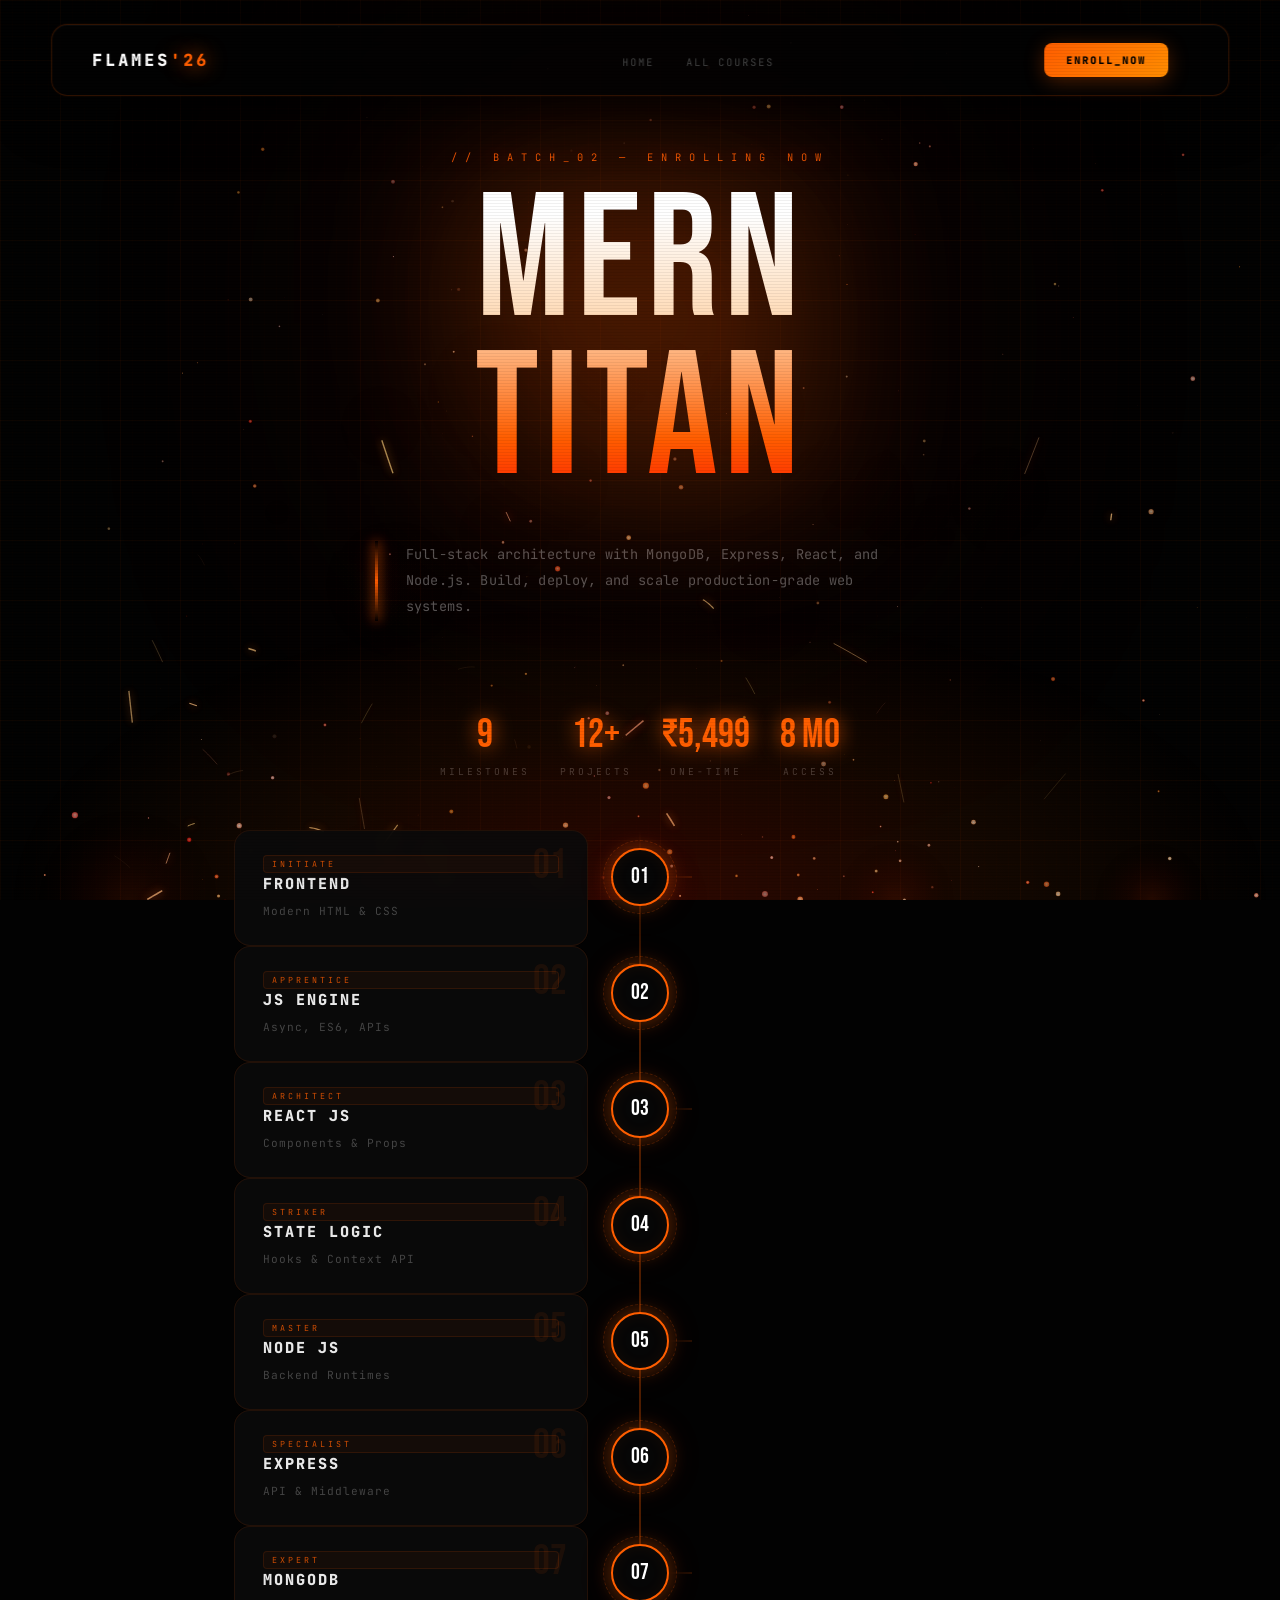
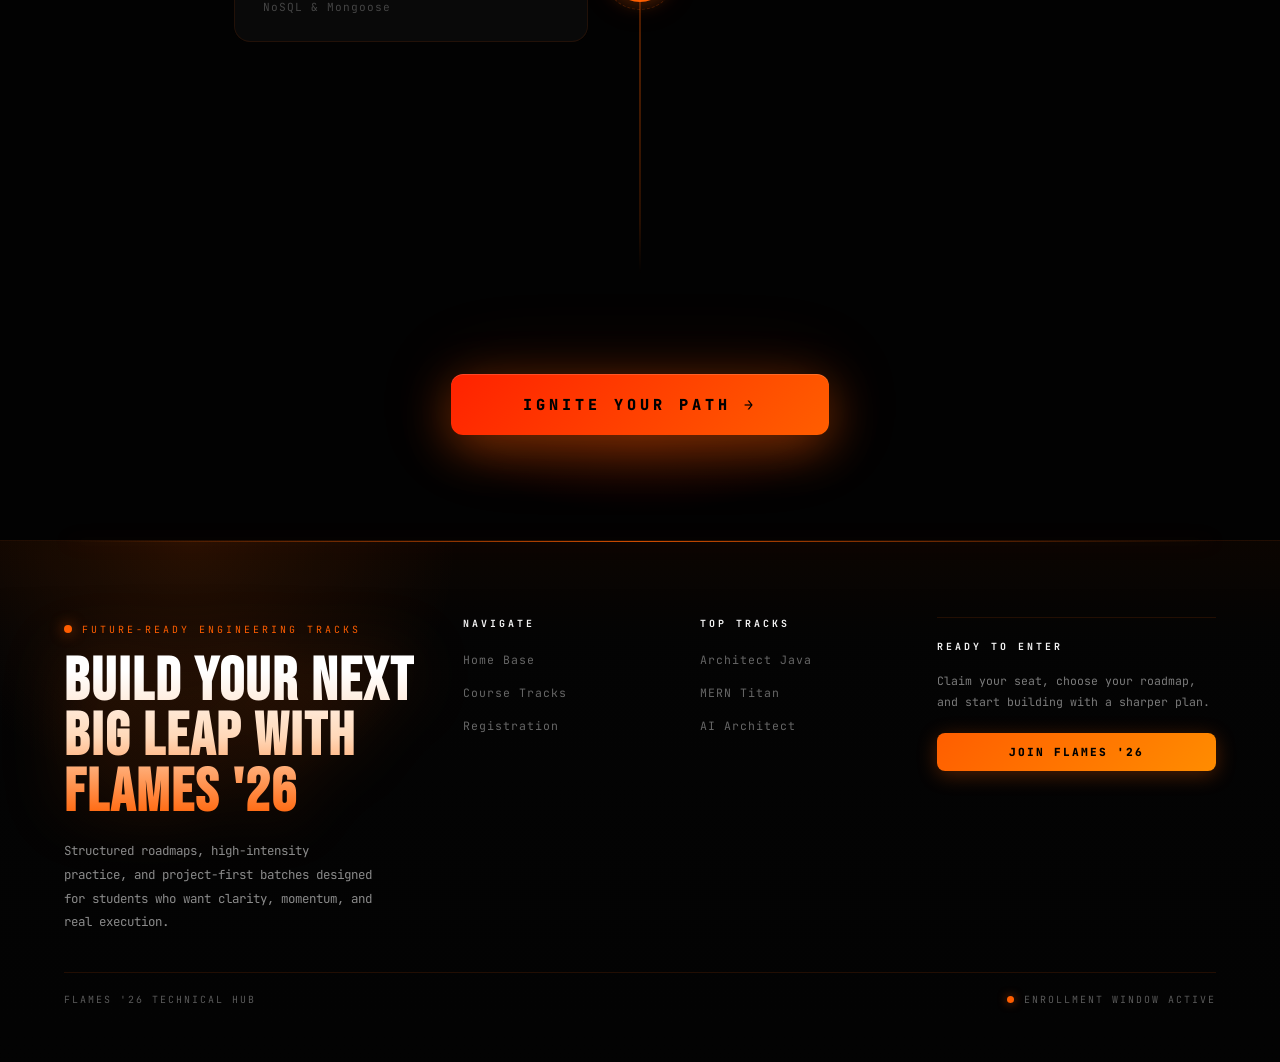
<file: mern.html>
<!DOCTYPE html>
<html lang="en">
<head>
    <meta charset="UTF-8">
    <meta name="viewport" content="width=device-width, initial-scale=1.0">
    <title>MERN_TITAN | FLAMES '26</title>
    <link rel="stylesheet" href="style.css">
    <link rel="stylesheet" href="roadmap.css">
    <style>:root { --magma: #ff5e00; }</style>
</head>
<body>
    <div class="fire-ground"></div>
    <canvas id="particles-engine"></canvas>
    <nav class="navbar">
        <div class="nav-container">
            <a href="index.html" class="brand-logo">FLAMES<span>'26</span></a>
            <button class="nav-toggle" type="button" aria-label="Toggle navigation" aria-expanded="false" aria-controls="site-menu">
                <span class="nav-toggle-bar"></span>
                <span class="nav-toggle-bar"></span>
                <span class="nav-toggle-bar"></span>
            </button>
            <div class="nav-menu" id="site-menu">
                <ul class="nav-links">
                    <li><a href="index.html">Home</a></li>
                    <li><a href="index.html#courses">All Courses</a></li>
                </ul>
                <a href="register.html?course=mern" class="btn-premium small">ENROLL_NOW</a>
            </div>
        </div>
    </nav>
    <header class="hero-section">
        <div class="hero-eyebrow">// BATCH_02 — ENROLLING NOW</div>
        <h1 class="magma-heading">MERN<br>TITAN</h1>
        <div class="hero-content-wrapper">
            <div class="hero-accent-line"></div>
            <p class="hero-description">Full-stack architecture with MongoDB, Express, React, and Node.js. Build, deploy, and scale production-grade web systems.</p>
        </div>
    </header>
    <div class="course-info-strip">
        <div class="info-item"><span class="info-val">9</span><span class="info-key">Milestones</span></div>
        <div class="info-item"><span class="info-val">12+</span><span class="info-key">Projects</span></div>
        <div class="info-item"><span class="info-val">₹5,499</span><span class="info-key">One-time</span></div>
        <div class="info-item"><span class="info-val">8 mo</span><span class="info-key">Access</span></div>
    </div>
    <div class="roadmap-wrapper">
        <svg viewBox="0 0 1100 900" class="roadmap-svg-canvas" preserveAspectRatio="xMidYMid meet">
            <defs>
                <linearGradient id="magmaGradient" x1="0%" y1="0%" x2="100%" y2="0%">
                    <stop offset="0%" style="stop-color:#ff2200"/>
                    <stop offset="50%" style="stop-color:#ff5e00"/>
                    <stop offset="100%" style="stop-color:#ff8c00"/>
                </linearGradient>
            </defs>
            <path id="master-fuse" class="path-stroke-magma" d="M 150,150 L 950,150 C 1050,150 1050,450 950,450 L 150,450 C 50,450 50,750 150,750 L 950,750"/>
            <g class="node-group"><circle class="milestone-outer-ring" r="50"/><circle class="milestone-outer-ring-2" r="44"/><circle class="milestone-inner-core" r="32"/><text class="milestone-id-text" dy="9">01</text><text class="milestone-label-title" y="82">Frontend</text><g class="node-tooltip" transform="translate(0,-115)"><rect class="tooltip-bg" x="-80" y="-26" width="160" height="58" rx="8"/><text class="tooltip-text" text-anchor="middle" y="0">Modern HTML &amp; CSS</text><text class="tooltip-text tooltip-meta" text-anchor="middle" y="22">LEVEL: INITIATE</text></g></g>
<g class="node-group"><circle class="milestone-outer-ring" r="50"/><circle class="milestone-outer-ring-2" r="44"/><circle class="milestone-inner-core" r="32"/><text class="milestone-id-text" dy="9">02</text><text class="milestone-label-title" y="82">JS Engine</text><g class="node-tooltip" transform="translate(0,-115)"><rect class="tooltip-bg" x="-80" y="-26" width="160" height="58" rx="8"/><text class="tooltip-text" text-anchor="middle" y="0">Async, ES6, APIs</text><text class="tooltip-text tooltip-meta" text-anchor="middle" y="22">LEVEL: APPRENTICE</text></g></g>
<g class="node-group"><circle class="milestone-outer-ring" r="50"/><circle class="milestone-outer-ring-2" r="44"/><circle class="milestone-inner-core" r="32"/><text class="milestone-id-text" dy="9">03</text><text class="milestone-label-title" y="82">React JS</text><g class="node-tooltip" transform="translate(0,-115)"><rect class="tooltip-bg" x="-80" y="-26" width="160" height="58" rx="8"/><text class="tooltip-text" text-anchor="middle" y="0">Components &amp; Props</text><text class="tooltip-text tooltip-meta" text-anchor="middle" y="22">LEVEL: ARCHITECT</text></g></g>
<g class="node-group"><circle class="milestone-outer-ring" r="50"/><circle class="milestone-outer-ring-2" r="44"/><circle class="milestone-inner-core" r="32"/><text class="milestone-id-text" dy="9">04</text><text class="milestone-label-title" y="82">State Logic</text><g class="node-tooltip" transform="translate(0,-115)"><rect class="tooltip-bg" x="-80" y="-26" width="160" height="58" rx="8"/><text class="tooltip-text" text-anchor="middle" y="0">Hooks &amp; Context API</text><text class="tooltip-text tooltip-meta" text-anchor="middle" y="22">LEVEL: STRIKER</text></g></g>
<g class="node-group"><circle class="milestone-outer-ring" r="50"/><circle class="milestone-outer-ring-2" r="44"/><circle class="milestone-inner-core" r="32"/><text class="milestone-id-text" dy="9">05</text><text class="milestone-label-title" y="82">Node JS</text><g class="node-tooltip" transform="translate(0,-115)"><rect class="tooltip-bg" x="-80" y="-26" width="160" height="58" rx="8"/><text class="tooltip-text" text-anchor="middle" y="0">Backend Runtimes</text><text class="tooltip-text tooltip-meta" text-anchor="middle" y="22">LEVEL: MASTER</text></g></g>
<g class="node-group"><circle class="milestone-outer-ring" r="50"/><circle class="milestone-outer-ring-2" r="44"/><circle class="milestone-inner-core" r="32"/><text class="milestone-id-text" dy="9">06</text><text class="milestone-label-title" y="82">Express</text><g class="node-tooltip" transform="translate(0,-115)"><rect class="tooltip-bg" x="-80" y="-26" width="160" height="58" rx="8"/><text class="tooltip-text" text-anchor="middle" y="0">API &amp; Middleware</text><text class="tooltip-text tooltip-meta" text-anchor="middle" y="22">LEVEL: SPECIALIST</text></g></g>
<g class="node-group"><circle class="milestone-outer-ring" r="50"/><circle class="milestone-outer-ring-2" r="44"/><circle class="milestone-inner-core" r="32"/><text class="milestone-id-text" dy="9">07</text><text class="milestone-label-title" y="82">MongoDB</text><g class="node-tooltip" transform="translate(0,-115)"><rect class="tooltip-bg" x="-80" y="-26" width="160" height="58" rx="8"/><text class="tooltip-text" text-anchor="middle" y="0">NoSQL &amp; Mongoose</text><text class="tooltip-text tooltip-meta" text-anchor="middle" y="22">LEVEL: EXPERT</text></g></g>
<g class="node-group"><circle class="milestone-outer-ring" r="50"/><circle class="milestone-outer-ring-2" r="44"/><circle class="milestone-inner-core" r="32"/><text class="milestone-id-text" dy="9">08</text><text class="milestone-label-title" y="82">Fullstack</text><g class="node-tooltip" transform="translate(0,-115)"><rect class="tooltip-bg" x="-80" y="-26" width="160" height="58" rx="8"/><text class="tooltip-text" text-anchor="middle" y="0">JWT Auth &amp; Security</text><text class="tooltip-text tooltip-meta" text-anchor="middle" y="22">LEVEL: COMMANDER</text></g></g>
<g class="node-group"><circle class="milestone-outer-ring" r="50"/><circle class="milestone-outer-ring-2" r="44"/><circle class="milestone-inner-core" r="32"/><text class="milestone-id-text" dy="9">09</text><text class="milestone-label-title" y="82">Deployment</text><g class="node-tooltip" transform="translate(0,-115)"><rect class="tooltip-bg" x="-80" y="-26" width="160" height="58" rx="8"/><text class="tooltip-text" text-anchor="middle" y="0">Docker &amp; Cloud AWS</text><text class="tooltip-text tooltip-meta" text-anchor="middle" y="22">LEVEL: LEGENDARY</text></g></g>
        </svg>
    </div>
    <div class="btn-registration-wrap">
        <a href="register.html?course=mern" class="btn-premium-large">IGNITE YOUR PATH →</a>
    </div>
    <script src="script.js"></script>
    <script src="roadmap-engine.js"></script>
    <footer class="site-footer">
        <div class="footer-shell">
            <div class="footer-grid">
                <div class="footer-brand">
                    <div class="footer-kicker">Future-ready engineering tracks</div>
                    <h2 class="footer-title">Build your next big leap with FLAMES '26</h2>
                    <p class="footer-copy">Structured roadmaps, high-intensity practice, and project-first batches designed for students who want clarity, momentum, and real execution.</p>
                </div>
                <div>
                    <h3 class="footer-heading">Navigate</h3>
                    <ul class="footer-links">
                        <li><a href="index.html">Home Base</a></li>
                        <li><a href="index.html#courses">Course Tracks</a></li>
                        <li><a href="register.html">Registration</a></li>
                    </ul>
                </div>
                <div>
                    <h3 class="footer-heading">Top Tracks</h3>
                    <ul class="footer-links">
                        <li><a href="java-dsa.html">Architect Java</a></li>
                        <li><a href="mern.html">MERN Titan</a></li>
                        <li><a href="ai.html">AI Architect</a></li>
                    </ul>
                </div>
                <div class="footer-cta">
                    <h3 class="footer-heading">Ready To Enter</h3>
                    <p class="footer-link-note">Claim your seat, choose your roadmap, and start building with a sharper plan.</p>
                    <a href="register.html" class="btn-premium">Join FLAMES '26</a>
                </div>
            </div>
            <div class="footer-bottom">
                <span>FLAMES '26 Technical Hub</span>
                <span class="footer-status">Enrollment window active</span>
            </div>
        </div>
    </footer>
</body>
</html>
</file>
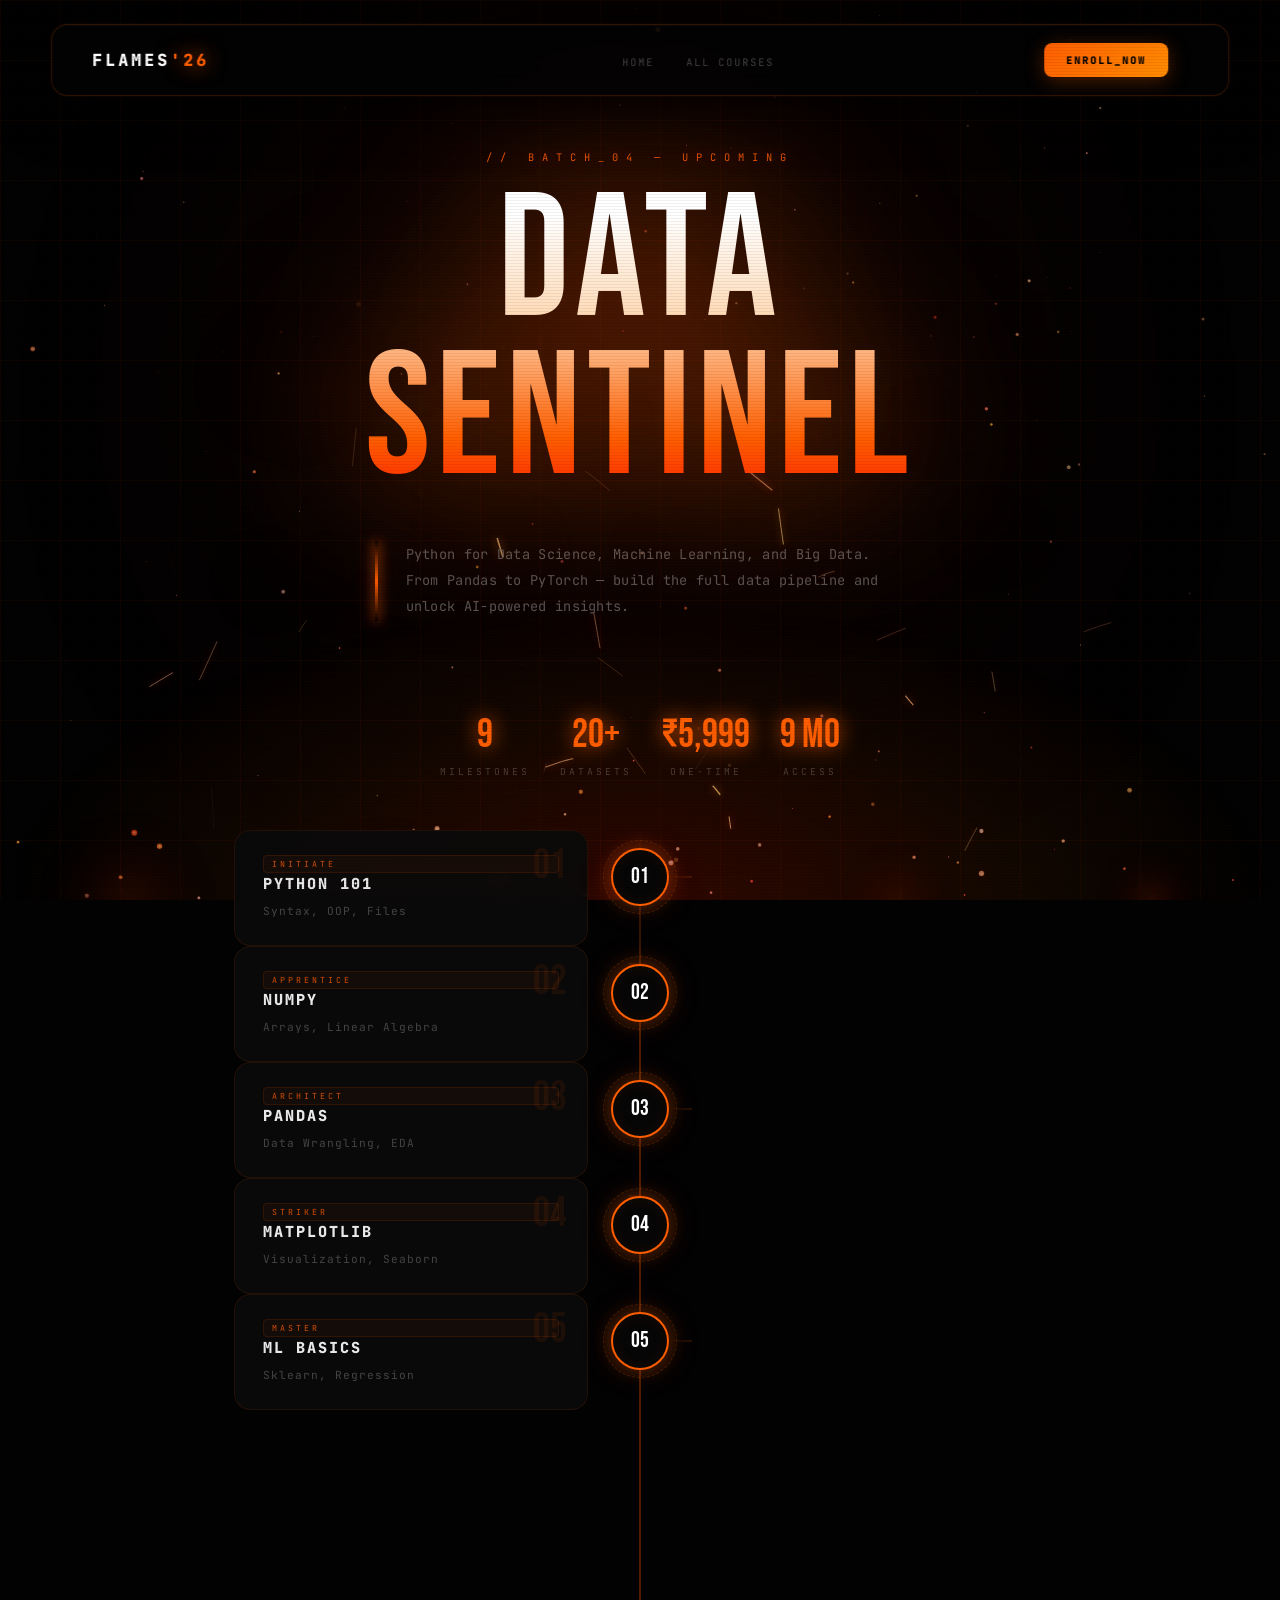
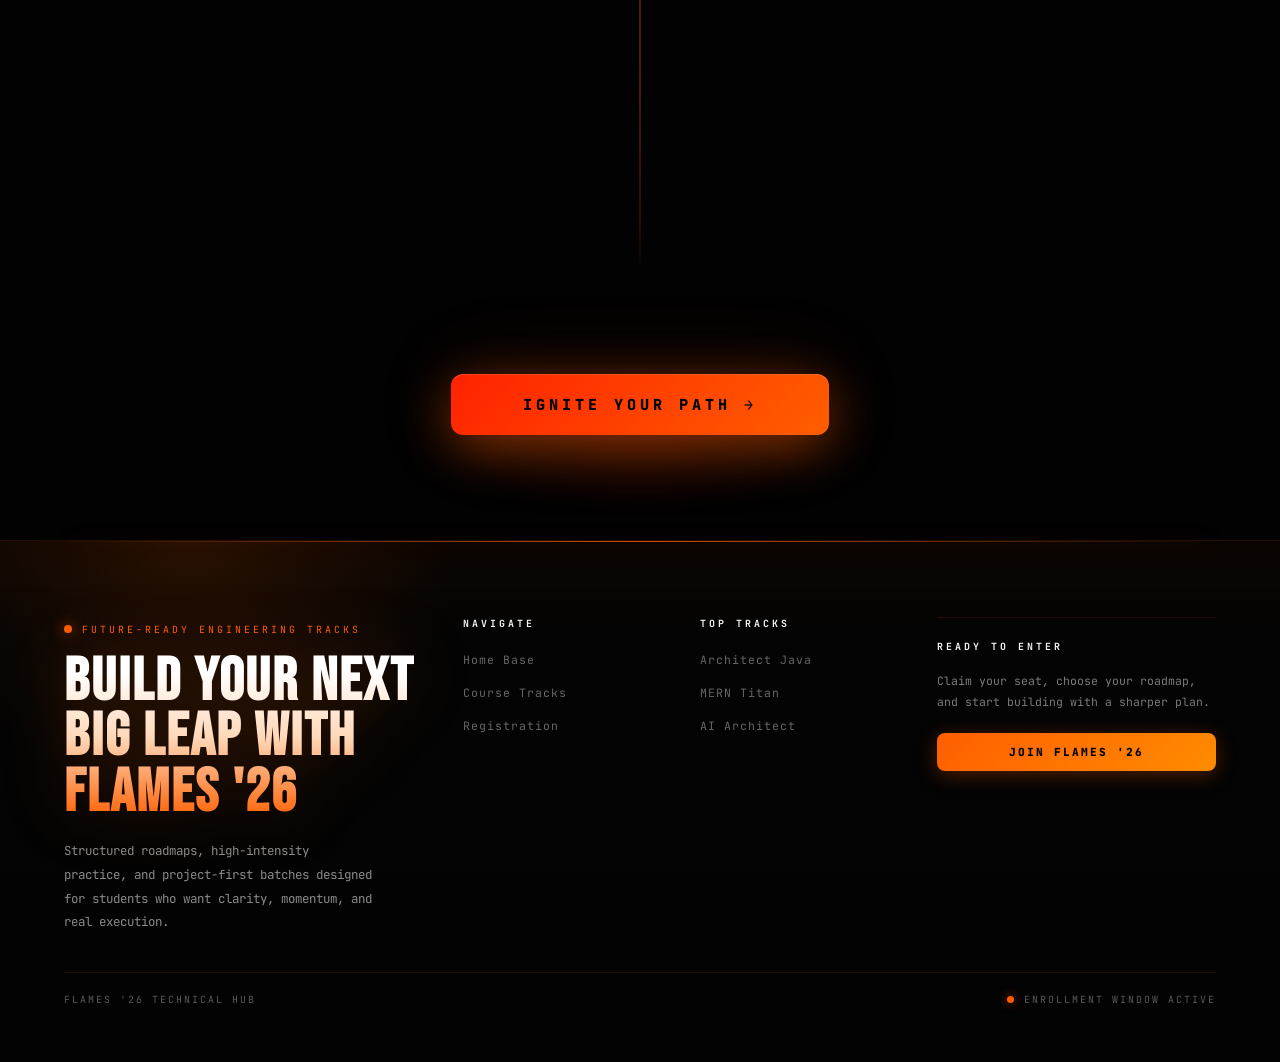
<file: python.html>
<!DOCTYPE html>
<html lang="en">
<head>
    <meta charset="UTF-8">
    <meta name="viewport" content="width=device-width, initial-scale=1.0">
    <title>DATA_SENTINEL | FLAMES '26</title>
    <link rel="stylesheet" href="style.css">
    <link rel="stylesheet" href="roadmap.css">
    <style>:root { --magma: #ff5e00; }</style>
</head>
<body>
    <div class="fire-ground"></div>
    <canvas id="particles-engine"></canvas>
    <nav class="navbar">
        <div class="nav-container">
            <a href="index.html" class="brand-logo">FLAMES<span>'26</span></a>
            <button class="nav-toggle" type="button" aria-label="Toggle navigation" aria-expanded="false" aria-controls="site-menu">
                <span class="nav-toggle-bar"></span>
                <span class="nav-toggle-bar"></span>
                <span class="nav-toggle-bar"></span>
            </button>
            <div class="nav-menu" id="site-menu">
                <ul class="nav-links">
                    <li><a href="index.html">Home</a></li>
                    <li><a href="index.html#courses">All Courses</a></li>
                </ul>
                <a href="register.html?course=python" class="btn-premium small">ENROLL_NOW</a>
            </div>
        </div>
    </nav>
    <header class="hero-section">
        <div class="hero-eyebrow">// BATCH_04 — UPCOMING</div>
        <h1 class="magma-heading">DATA<br>SENTINEL</h1>
        <div class="hero-content-wrapper">
            <div class="hero-accent-line"></div>
            <p class="hero-description">Python for Data Science, Machine Learning, and Big Data. From Pandas to PyTorch — build the full data pipeline and unlock AI-powered insights.</p>
        </div>
    </header>
    <div class="course-info-strip">
        <div class="info-item"><span class="info-val">9</span><span class="info-key">Milestones</span></div>
        <div class="info-item"><span class="info-val">20+</span><span class="info-key">Datasets</span></div>
        <div class="info-item"><span class="info-val">₹5,999</span><span class="info-key">One-time</span></div>
        <div class="info-item"><span class="info-val">9 mo</span><span class="info-key">Access</span></div>
    </div>
    <div class="roadmap-wrapper">
        <svg viewBox="0 0 1100 900" class="roadmap-svg-canvas" preserveAspectRatio="xMidYMid meet">
            <defs>
                <linearGradient id="magmaGradient" x1="0%" y1="0%" x2="100%" y2="0%">
                    <stop offset="0%" style="stop-color:#ff2200"/>
                    <stop offset="50%" style="stop-color:#ff5e00"/>
                    <stop offset="100%" style="stop-color:#ff8c00"/>
                </linearGradient>
            </defs>
            <path id="master-fuse" class="path-stroke-magma" d="M 150,150 L 950,150 C 1050,150 1050,450 950,450 L 150,450 C 50,450 50,750 150,750 L 950,750"/>
            <g class="node-group"><circle class="milestone-outer-ring" r="50"/><circle class="milestone-outer-ring-2" r="44"/><circle class="milestone-inner-core" r="32"/><text class="milestone-id-text" dy="9">01</text><text class="milestone-label-title" y="82">Python 101</text><g class="node-tooltip" transform="translate(0,-115)"><rect class="tooltip-bg" x="-80" y="-26" width="160" height="58" rx="8"/><text class="tooltip-text" text-anchor="middle" y="0">Syntax, OOP, Files</text><text class="tooltip-text tooltip-meta" text-anchor="middle" y="22">LEVEL: INITIATE</text></g></g>
<g class="node-group"><circle class="milestone-outer-ring" r="50"/><circle class="milestone-outer-ring-2" r="44"/><circle class="milestone-inner-core" r="32"/><text class="milestone-id-text" dy="9">02</text><text class="milestone-label-title" y="82">NumPy</text><g class="node-tooltip" transform="translate(0,-115)"><rect class="tooltip-bg" x="-80" y="-26" width="160" height="58" rx="8"/><text class="tooltip-text" text-anchor="middle" y="0">Arrays, Linear Algebra</text><text class="tooltip-text tooltip-meta" text-anchor="middle" y="22">LEVEL: APPRENTICE</text></g></g>
<g class="node-group"><circle class="milestone-outer-ring" r="50"/><circle class="milestone-outer-ring-2" r="44"/><circle class="milestone-inner-core" r="32"/><text class="milestone-id-text" dy="9">03</text><text class="milestone-label-title" y="82">Pandas</text><g class="node-tooltip" transform="translate(0,-115)"><rect class="tooltip-bg" x="-80" y="-26" width="160" height="58" rx="8"/><text class="tooltip-text" text-anchor="middle" y="0">Data Wrangling, EDA</text><text class="tooltip-text tooltip-meta" text-anchor="middle" y="22">LEVEL: ARCHITECT</text></g></g>
<g class="node-group"><circle class="milestone-outer-ring" r="50"/><circle class="milestone-outer-ring-2" r="44"/><circle class="milestone-inner-core" r="32"/><text class="milestone-id-text" dy="9">04</text><text class="milestone-label-title" y="82">Matplotlib</text><g class="node-tooltip" transform="translate(0,-115)"><rect class="tooltip-bg" x="-80" y="-26" width="160" height="58" rx="8"/><text class="tooltip-text" text-anchor="middle" y="0">Visualization, Seaborn</text><text class="tooltip-text tooltip-meta" text-anchor="middle" y="22">LEVEL: STRIKER</text></g></g>
<g class="node-group"><circle class="milestone-outer-ring" r="50"/><circle class="milestone-outer-ring-2" r="44"/><circle class="milestone-inner-core" r="32"/><text class="milestone-id-text" dy="9">05</text><text class="milestone-label-title" y="82">ML Basics</text><g class="node-tooltip" transform="translate(0,-115)"><rect class="tooltip-bg" x="-80" y="-26" width="160" height="58" rx="8"/><text class="tooltip-text" text-anchor="middle" y="0">Sklearn, Regression</text><text class="tooltip-text tooltip-meta" text-anchor="middle" y="22">LEVEL: MASTER</text></g></g>
<g class="node-group"><circle class="milestone-outer-ring" r="50"/><circle class="milestone-outer-ring-2" r="44"/><circle class="milestone-inner-core" r="32"/><text class="milestone-id-text" dy="9">06</text><text class="milestone-label-title" y="82">Deep Learning</text><g class="node-tooltip" transform="translate(0,-115)"><rect class="tooltip-bg" x="-80" y="-26" width="160" height="58" rx="8"/><text class="tooltip-text" text-anchor="middle" y="0">Neural Nets, CNNs</text><text class="tooltip-text tooltip-meta" text-anchor="middle" y="22">LEVEL: SPECIALIST</text></g></g>
<g class="node-group"><circle class="milestone-outer-ring" r="50"/><circle class="milestone-outer-ring-2" r="44"/><circle class="milestone-inner-core" r="32"/><text class="milestone-id-text" dy="9">07</text><text class="milestone-label-title" y="82">PyTorch</text><g class="node-tooltip" transform="translate(0,-115)"><rect class="tooltip-bg" x="-80" y="-26" width="160" height="58" rx="8"/><text class="tooltip-text" text-anchor="middle" y="0">Training, Fine-tuning</text><text class="tooltip-text tooltip-meta" text-anchor="middle" y="22">LEVEL: EXPERT</text></g></g>
<g class="node-group"><circle class="milestone-outer-ring" r="50"/><circle class="milestone-outer-ring-2" r="44"/><circle class="milestone-inner-core" r="32"/><text class="milestone-id-text" dy="9">08</text><text class="milestone-label-title" y="82">Big Data</text><g class="node-tooltip" transform="translate(0,-115)"><rect class="tooltip-bg" x="-80" y="-26" width="160" height="58" rx="8"/><text class="tooltip-text" text-anchor="middle" y="0">Spark, Kafka, ETL</text><text class="tooltip-text tooltip-meta" text-anchor="middle" y="22">LEVEL: COMMANDER</text></g></g>
<g class="node-group"><circle class="milestone-outer-ring" r="50"/><circle class="milestone-outer-ring-2" r="44"/><circle class="milestone-inner-core" r="32"/><text class="milestone-id-text" dy="9">09</text><text class="milestone-label-title" y="82">ML Deploy</text><g class="node-tooltip" transform="translate(0,-115)"><rect class="tooltip-bg" x="-80" y="-26" width="160" height="58" rx="8"/><text class="tooltip-text" text-anchor="middle" y="0">FastAPI, MLflow, Cloud</text><text class="tooltip-text tooltip-meta" text-anchor="middle" y="22">LEVEL: LEGENDARY</text></g></g>
        </svg>
    </div>
    <div class="btn-registration-wrap">
        <a href="register.html?course=python" class="btn-premium-large">IGNITE YOUR PATH →</a>
    </div>
    <script src="script.js"></script>
    <script src="roadmap-engine.js"></script>
    <footer class="site-footer">
        <div class="footer-shell">
            <div class="footer-grid">
                <div class="footer-brand">
                    <div class="footer-kicker">Future-ready engineering tracks</div>
                    <h2 class="footer-title">Build your next big leap with FLAMES '26</h2>
                    <p class="footer-copy">Structured roadmaps, high-intensity practice, and project-first batches designed for students who want clarity, momentum, and real execution.</p>
                </div>
                <div>
                    <h3 class="footer-heading">Navigate</h3>
                    <ul class="footer-links">
                        <li><a href="index.html">Home Base</a></li>
                        <li><a href="index.html#courses">Course Tracks</a></li>
                        <li><a href="register.html">Registration</a></li>
                    </ul>
                </div>
                <div>
                    <h3 class="footer-heading">Top Tracks</h3>
                    <ul class="footer-links">
                        <li><a href="java-dsa.html">Architect Java</a></li>
                        <li><a href="mern.html">MERN Titan</a></li>
                        <li><a href="ai.html">AI Architect</a></li>
                    </ul>
                </div>
                <div class="footer-cta">
                    <h3 class="footer-heading">Ready To Enter</h3>
                    <p class="footer-link-note">Claim your seat, choose your roadmap, and start building with a sharper plan.</p>
                    <a href="register.html" class="btn-premium">Join FLAMES '26</a>
                </div>
            </div>
            <div class="footer-bottom">
                <span>FLAMES '26 Technical Hub</span>
                <span class="footer-status">Enrollment window active</span>
            </div>
        </div>
    </footer>
</body>
</html>
</file>
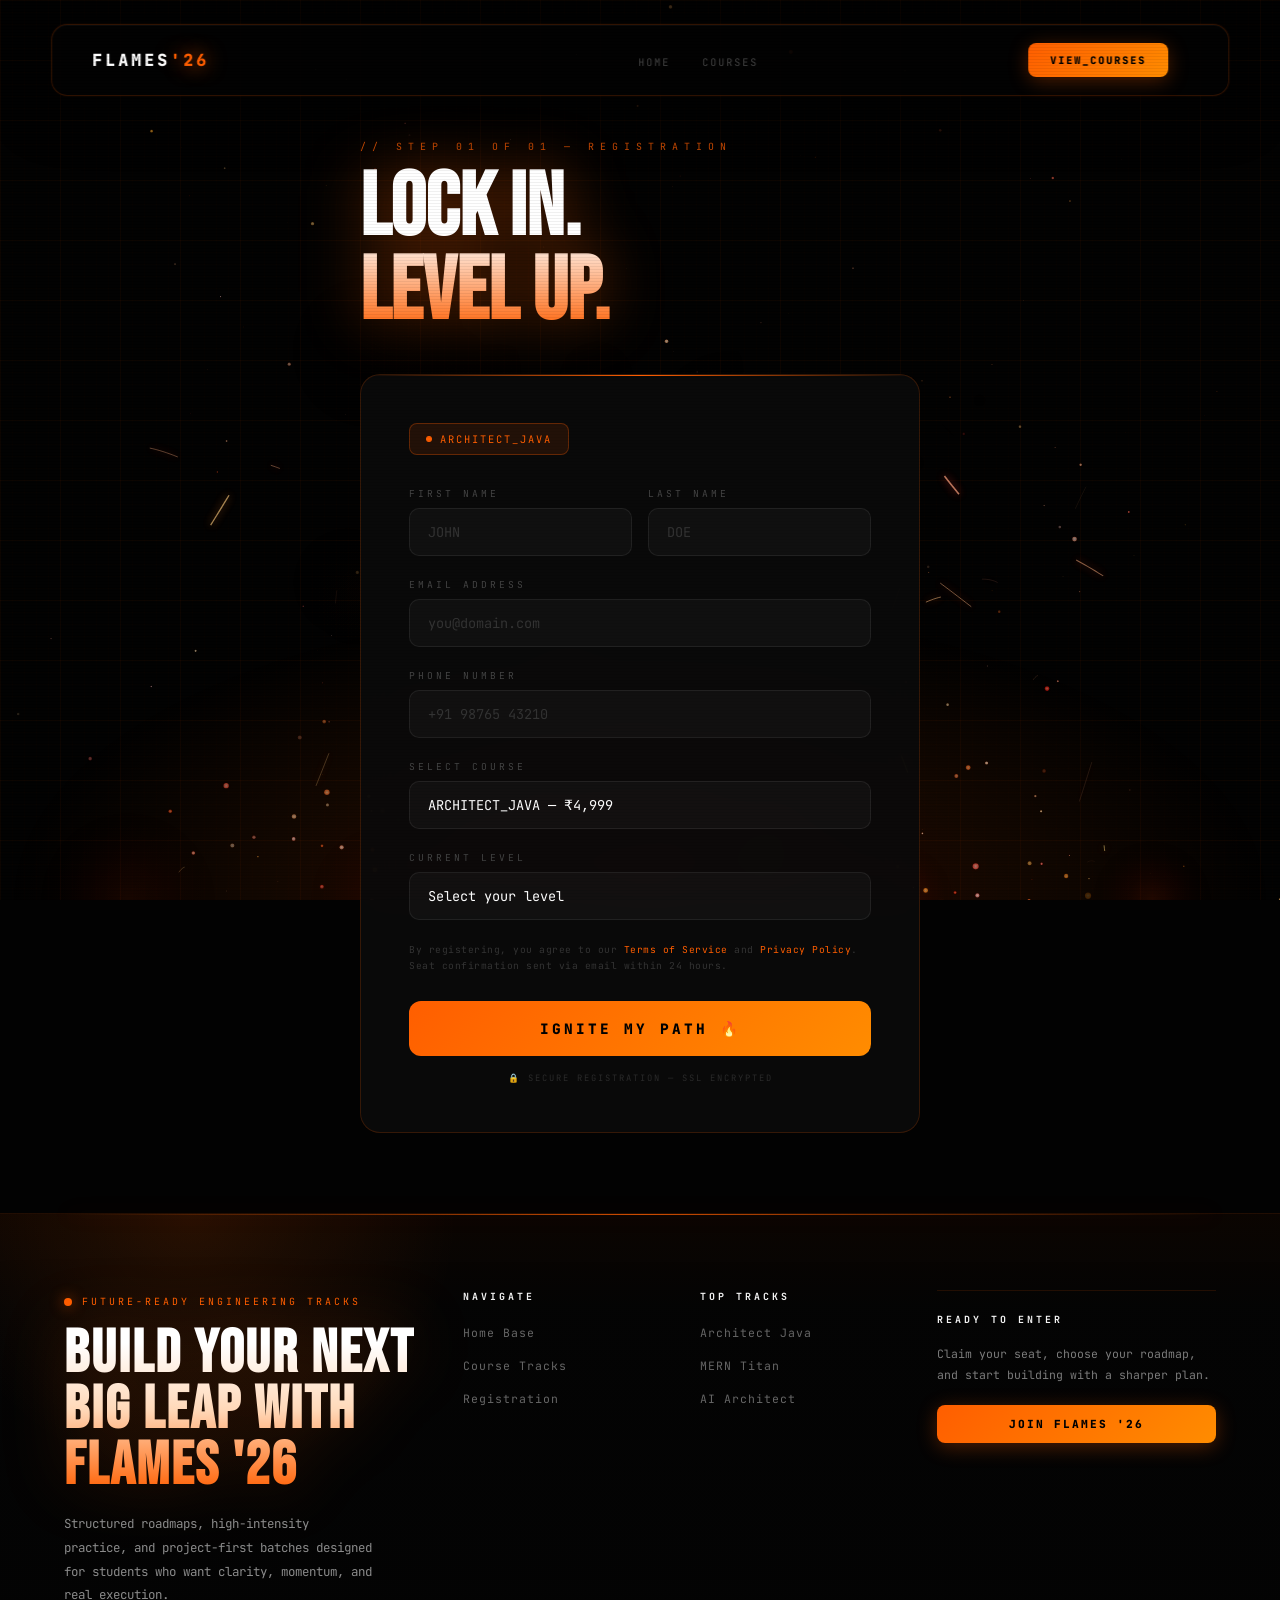
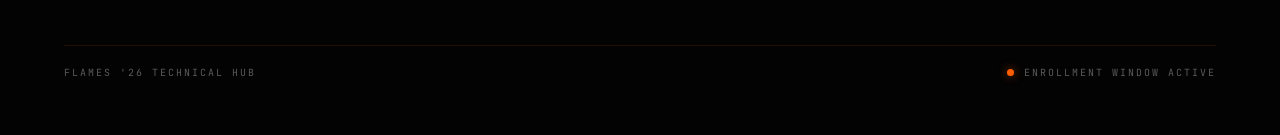
<file: register.html>
<!DOCTYPE html>
<html lang="en">
<head>
    <meta charset="UTF-8">
    <meta name="viewport" content="width=device-width, initial-scale=1.0">
    <title>REGISTER | FLAMES '26</title>
    <link rel="stylesheet" href="style.css">
    <style>
        :root { --magma: #ff5e00; }

        @import url('https://fonts.googleapis.com/css2?family=Bebas+Neue&family=JetBrains+Mono:wght@400;700;900&display=swap');

        /* FORM PAGE */
        .register-section {
            min-height: 100vh;
            display: flex;
            align-items: center;
            justify-content: center;
            padding: 140px 5% 80px;
            position: relative;
        }

        .register-container {
            width: 100%;
            max-width: 560px;
            position: relative;
            z-index: 10;
        }

        .form-eyebrow {
            font-size: 0.62rem;
            letter-spacing: 6px;
            color: var(--magma);
            text-transform: uppercase;
            margin-bottom: 14px;
            opacity: 0.8;
        }

        .form-title {
            font-family: 'Bebas Neue', var(--display, sans-serif);
            font-size: clamp(3rem, 8vw, 5.5rem);
            line-height: 0.95;
            margin-bottom: 40px;
            background: linear-gradient(to bottom, #fff 40%, var(--magma));
            -webkit-background-clip: text;
            background-clip: text;
            -webkit-text-fill-color: transparent;
            filter: drop-shadow(0 0 30px rgba(255,94,0,0.4));
        }

        .form-box {
            background: rgba(10,10,10,0.9);
            border: 1px solid rgba(255,94,0,0.18);
            border-radius: 20px;
            padding: 48px;
            -webkit-backdrop-filter: blur(20px);
            backdrop-filter: blur(20px);
            position: relative;
            overflow: hidden;
        }

        .form-box::before {
            content: "";
            position: absolute;
            top: 0; left: 0; right: 0;
            height: 1px;
            background: linear-gradient(90deg, transparent, var(--magma), transparent);
        }

        .selected-course-badge {
            display: inline-flex;
            align-items: center;
            gap: 8px;
            background: rgba(255,94,0,0.1);
            border: 1px solid rgba(255,94,0,0.3);
            border-radius: 8px;
            padding: 8px 16px;
            margin-bottom: 32px;
            font-size: 0.65rem;
            letter-spacing: 2px;
            color: var(--magma);
        }

        .badge-dot { width: 6px; height: 6px; background: var(--magma); border-radius: 50%; }

        .form-group {
            margin-bottom: 22px;
        }

        .form-label {
            display: block;
            font-size: 0.6rem;
            letter-spacing: 3px;
            color: #444;
            text-transform: uppercase;
            margin-bottom: 8px;
        }

        .form-input, .form-select {
            width: 100%;
            background: rgba(255,255,255,0.03);
            border: 1px solid rgba(255,255,255,0.07);
            border-radius: 10px;
            padding: 14px 18px;
            color: #fff;
            font-family: 'JetBrains Mono', monospace;
            font-size: 0.85rem;
            outline: none;
            transition: border-color 0.3s, box-shadow 0.3s;
            -webkit-appearance: none;
            appearance: none;
        }

        .form-input:focus, .form-select:focus {
            border-color: rgba(255,94,0,0.5);
            box-shadow: 0 0 0 3px rgba(255,94,0,0.07), 0 0 20px rgba(255,94,0,0.1);
        }

        .form-input::placeholder { color: #333; }

        .form-select option { background: #111; color: #fff; }

        .form-row { display: grid; grid-template-columns: 1fr 1fr; gap: 16px; }

        .terms-line {
            font-size: 0.6rem;
            color: #333;
            letter-spacing: 0.5px;
            line-height: 1.6;
            margin-bottom: 28px;
        }
        .terms-line a { color: var(--magma); text-decoration: none; }

        .btn-submit {
            width: 100%;
            background: linear-gradient(135deg, var(--magma), #ff8c00);
            color: #000;
            border: none;
            border-radius: 12px;
            padding: 18px;
            font-family: 'JetBrains Mono', monospace;
            font-weight: 900;
            font-size: 0.9rem;
            letter-spacing: 3px;
            text-transform: uppercase;
            cursor: pointer;
            transition: 0.4s;
            position: relative;
            overflow: hidden;
        }

        .btn-submit::after {
            content: "";
            position: absolute;
            top: 0; left: -100%; width: 100%; height: 100%;
            background: linear-gradient(90deg, transparent, rgba(255,255,255,0.25), transparent);
            transition: left 0.5s;
        }

        .btn-submit:hover { transform: translateY(-3px); box-shadow: 0 20px 60px rgba(255,94,0,0.5); }
        .btn-submit:hover::after { left: 100%; }
        .btn-submit:active { transform: scale(0.98); }

        .security-note {
            text-align: center;
            margin-top: 16px;
            font-size: 0.55rem;
            color: #2a2a2a;
            letter-spacing: 2px;
        }

        /* ===== FIRE CONFIRMATION OVERLAY ===== */
        #fire-overlay {
            position: fixed;
            inset: 0;
            z-index: 10000;
            display: flex;
            align-items: center;
            justify-content: center;
            background: rgba(0,0,0,0.97);
            opacity: 0;
            pointer-events: none;
            transition: opacity 0.5s;
        }

        #fire-overlay.active {
            opacity: 1;
            pointer-events: all;
        }

        .fire-stage {
            text-align: center;
            position: relative;
            z-index: 2;
        }

        /* Animated fire emojis ring */
        .fire-ring {
            position: relative;
            width: 200px;
            height: 200px;
            margin: 0 auto 40px;
        }

        .fire-core {
            position: absolute;
            inset: 0;
            display: flex;
            align-items: center;
            justify-content: center;
            font-size: 4rem;
            animation: fireCore 0.5s ease;
        }

        @keyframes fireCore {
            0% { transform: scale(0) rotate(-20deg); opacity: 0; }
            60% { transform: scale(1.3) rotate(5deg); opacity: 1; }
            100% { transform: scale(1) rotate(0); }
        }

        .fire-orbit-item {
            position: absolute;
            font-size: 1.6rem;
            top: 50%; left: 50%;
            transform-origin: 0 0;
            animation: orbitReveal 1s cubic-bezier(0.16,1,0.3,1) backwards;
        }

        @keyframes orbitReveal {
            from { opacity: 0; transform: translate(-50%,-50%) scale(0); }
            to { opacity: 1; }
        }

        .confirm-headline {
            font-family: 'Bebas Neue', sans-serif;
            font-size: clamp(2.5rem, 8vw, 5rem);
            line-height: 1;
            margin-bottom: 16px;
            background: linear-gradient(to right, #ff2200, #ff5e00, #ff8c00);
            -webkit-background-clip: text;
            background-clip: text;
            -webkit-text-fill-color: transparent;
            animation: slideUpFade 0.6s 0.3s both;
        }

        .confirm-sub {
            font-size: 0.7rem;
            letter-spacing: 3px;
            color: #666;
            text-transform: uppercase;
            margin-bottom: 40px;
            animation: slideUpFade 0.6s 0.5s both;
        }

        .confirm-detail {
            background: rgba(255,94,0,0.07);
            border: 1px solid rgba(255,94,0,0.2);
            border-radius: 12px;
            padding: 24px 40px;
            margin-bottom: 40px;
            animation: slideUpFade 0.6s 0.7s both;
        }

        .confirm-name {
            font-family: 'Bebas Neue', sans-serif;
            font-size: 2rem;
            color: #fff;
            margin-bottom: 4px;
        }

        .confirm-course {
            font-size: 0.65rem;
            letter-spacing: 4px;
            color: var(--magma);
        }

        .confirm-tagline {
            font-size: 0.75rem;
            line-height: 1.8;
            color: #444;
            max-width: 460px;
            margin: 0 auto 40px;
            letter-spacing: 0.5px;
            animation: slideUpFade 0.6s 0.9s both;
        }

        .confirm-tagline span { color: var(--magma); }

        .confirm-actions {
            display: flex;
            gap: 16px;
            justify-content: center;
            animation: slideUpFade 0.6s 1.1s both;
            flex-wrap: wrap;
        }

        .btn-confirm-primary {
            background: linear-gradient(135deg, var(--magma), #ff8c00);
            color: #000;
            border: none;
            border-radius: 10px;
            padding: 14px 36px;
            font-family: 'JetBrains Mono', monospace;
            font-weight: 900;
            font-size: 0.75rem;
            letter-spacing: 2px;
            cursor: pointer;
            text-transform: uppercase;
            text-decoration: none;
            display: inline-block;
            transition: 0.3s;
        }
        .btn-confirm-primary:hover { transform: translateY(-2px); box-shadow: 0 10px 30px rgba(255,94,0,0.5); }

        .btn-confirm-ghost {
            background: transparent;
            color: #444;
            border: 1px solid rgba(255,255,255,0.07);
            border-radius: 10px;
            padding: 14px 36px;
            font-family: 'JetBrains Mono', monospace;
            font-weight: 700;
            font-size: 0.75rem;
            letter-spacing: 2px;
            cursor: pointer;
            text-transform: uppercase;
            text-decoration: none;
            display: inline-block;
            transition: 0.3s;
        }
        .btn-confirm-ghost:hover { color: #fff; border-color: rgba(255,255,255,0.2); }

        @keyframes slideUpFade {
            from { opacity: 0; transform: translateY(20px); }
            to { opacity: 1; transform: translateY(0); }
        }

        /* Canvas fire behind overlay */
        #fire-canvas {
            position: fixed;
            inset: 0;
            z-index: 9999;
            pointer-events: none;
            opacity: 0;
            transition: opacity 0.5s;
        }
        #fire-canvas.active { opacity: 1; }

        /* Responsive */
        @media (max-width: 900px) {
            .register-section {
                padding: 160px 5% 72px;
                align-items: flex-start;
            }

            .confirm-detail {
                padding: 22px 28px;
            }
        }

        @media (max-width: 600px) {
            .register-section {
                padding: 148px 4% 56px;
            }

            .register-container {
                max-width: none;
            }

            .form-eyebrow {
                letter-spacing: 4px;
                line-height: 1.8;
            }

            .form-title {
                margin-bottom: 28px;
            }

            .form-row { grid-template-columns: 1fr; }
            .form-box { padding: 28px 20px; border-radius: 16px; }

            .selected-course-badge {
                width: 100%;
                justify-content: center;
                text-align: center;
                padding: 10px 14px;
            }

            .form-input,
            .form-select,
            .btn-submit {
                min-height: 52px;
            }

            .fire-ring {
                width: 160px;
                height: 160px;
                margin-bottom: 28px;
            }

            .fire-core {
                font-size: 3.2rem;
            }

            .confirm-sub,
            .confirm-course {
                letter-spacing: 2px;
            }

            .confirm-detail {
                width: min(100%, 360px);
                margin-inline: auto;
                padding: 20px;
            }

            .confirm-tagline {
                font-size: 0.7rem;
                line-height: 1.7;
                margin-bottom: 28px;
                padding-inline: 8px;
            }

            .confirm-actions { flex-direction: column; }

            .btn-confirm-primary,
            .btn-confirm-ghost {
                width: 100%;
                text-align: center;
            }
        }

        @media (max-width: 420px) {
            .register-section {
                padding-top: 138px;
            }

            .form-title {
                font-size: clamp(2.4rem, 13vw, 3.2rem);
            }

            .form-box {
                padding: 24px 16px;
            }

            .form-label {
                letter-spacing: 2px;
            }

            .terms-line,
            .security-note {
                font-size: 0.55rem;
            }

            .confirm-name {
                font-size: 1.6rem;
            }
        }
    </style>
</head>
<body>
    <div class="fire-ground"></div>
    <canvas id="particles-engine"></canvas>
    <canvas id="fire-canvas"></canvas>

    <nav class="navbar">
        <div class="nav-container">
            <a href="index.html" class="brand-logo">FLAMES<span>'26</span></a>
            <button class="nav-toggle" type="button" aria-label="Toggle navigation" aria-expanded="false" aria-controls="site-menu">
                <span class="nav-toggle-bar"></span>
                <span class="nav-toggle-bar"></span>
                <span class="nav-toggle-bar"></span>
            </button>
            <div class="nav-menu" id="site-menu">
                <ul class="nav-links">
                    <li><a href="index.html">Home</a></li>
                    <li><a href="index.html#courses">Courses</a></li>
                </ul>
                <a href="index.html#courses" class="btn-premium small">VIEW_COURSES</a>
            </div>
        </div>
    </nav>

    <section class="register-section">
        <div class="register-container">
            <div class="form-eyebrow">// Step 01 of 01 — Registration</div>
            <h1 class="form-title">LOCK IN.<br>LEVEL UP.</h1>

            <div class="form-box">
                <div class="selected-course-badge">
                    <span class="badge-dot"></span>
                    <span id="course-display">ARCHITECT_JAVA</span>
                </div>

                <div class="form-row">
                    <div class="form-group">
                        <label class="form-label" for="fname">First Name</label>
                        <input class="form-input" type="text" id="fname" placeholder="JOHN" autocomplete="off" />
                    </div>
                    <div class="form-group">
                        <label class="form-label" for="lname">Last Name</label>
                        <input class="form-input" type="text" id="lname" placeholder="DOE" autocomplete="off" />
                    </div>
                </div>

                <div class="form-group">
                    <label class="form-label" for="email">Email Address</label>
                    <input class="form-input" type="email" id="email" placeholder="you@domain.com" autocomplete="off" />
                </div>

                <div class="form-group">
                    <label class="form-label" for="phone">Phone Number</label>
                    <input class="form-input" type="tel" id="phone" placeholder="+91 98765 43210" autocomplete="off" />
                </div>

                <div class="form-group">
                    <label class="form-label" for="batch">Select Course</label>
                    <select class="form-select" id="batch">
                        <option value="java">ARCHITECT_JAVA — ₹4,999</option>
                        <option value="mern">MERN_TITAN — ₹5,499</option>
                        <option value="devops">CLOUD_FORGE — ₹6,999</option>
                        <option value="python">DATA_SENTINEL — ₹5,999</option>
                        <option value="ai">AI_ARCHITECT — ₹7,499</option>
                        <option value="fullstack">FULLSTACK_GOD — ₹8,999</option>
                    </select>
                </div>

                <div class="form-group">
                    <label class="form-label" for="level">Current Level</label>
                    <select class="form-select" id="level">
                        <option value="">Select your level</option>
                        <option value="zero">Absolute Beginner — Zero coding exp</option>
                        <option value="basic">Basic — Know some fundamentals</option>
                        <option value="inter">Intermediate — Built small projects</option>
                        <option value="adv">Advanced — Looking to go elite</option>
                    </select>
                </div>

                <p class="terms-line">By registering, you agree to our <a href="#">Terms of Service</a> and <a href="#">Privacy Policy</a>. Seat confirmation sent via email within 24 hours.</p>

                <button class="btn-submit" onclick="handleRegister()">
                    IGNITE MY PATH 🔥
                </button>

                <p class="security-note">🔒 SECURE REGISTRATION — SSL ENCRYPTED</p>
            </div>
        </div>
    </section>

    <!-- FIRE CONFIRMATION OVERLAY -->
    <div id="fire-overlay">
        <div class="fire-stage">
            <div class="fire-ring" id="fire-ring">
                <div class="fire-core">🔥</div>
            </div>

            <h2 class="confirm-headline">YOU'RE<br>LIT UP.</h2>
            <p class="confirm-sub">// Registration complete — Path ignited</p>

            <div class="confirm-detail">
                <p class="confirm-name" id="confirm-name">JOHN DOE</p>
                <p class="confirm-course" id="confirm-course">ARCHITECT_JAVA — BATCH_01</p>
            </div>

            <p class="confirm-tagline">
                Your seat is <span>locked and burning</span>.<br>
                Check your inbox — the <span>briefing drops in 24h</span>.<br>
                The path is already on fire. <span>Don't fall behind.</span>
            </p>

            <div class="confirm-actions">
                <a href="index.html" class="btn-confirm-primary">BACK TO HUB</a>
                <a href="index.html" class="btn-confirm-ghost">VIEW ALL COURSES</a>
            </div>
        </div>
    </div>

    <script src="script.js"></script>
    <script>
        // Pre-select course from URL params
        const params = new URLSearchParams(window.location.search);
        const courseParam = params.get('course');
        const courseMap = {
            java:      { label: 'ARCHITECT_JAVA',  batch: 'BATCH_01', select: 'java' },
            mern:      { label: 'MERN_TITAN',       batch: 'BATCH_02', select: 'mern' },
            devops:    { label: 'CLOUD_FORGE',      batch: 'BATCH_03', select: 'devops' },
            python:    { label: 'DATA_SENTINEL',    batch: 'BATCH_04', select: 'python' },
            ai:        { label: 'AI_ARCHITECT',     batch: 'BATCH_05', select: 'ai' },
            fullstack: { label: 'FULLSTACK_GOD',    batch: 'BATCH_06', select: 'fullstack' }
        };

        if (courseParam && courseMap[courseParam]) {
            const c = courseMap[courseParam];
            document.getElementById('course-display').textContent = c.label;
            document.getElementById('batch').value = c.select;
        }

        // Fire canvas burst
        const fireCanvas = document.getElementById('fire-canvas');
        const fCtx = fireCanvas.getContext('2d');
        let fW, fH, fireParticles = [];
        let fireAnimActive = false;

        function resizeFire() {
            fW = fireCanvas.width = window.innerWidth;
            fH = fireCanvas.height = window.innerHeight;
        }
        window.addEventListener('resize', resizeFire);
        resizeFire();

        class FireBurst {
            constructor(x, y, burst) {
                this.x = x;
                this.y = y;
                this.vx = (Math.random() - 0.5) * (burst ? 12 : 4);
                this.vy = -(Math.random() * (burst ? 18 : 8) + (burst ? 6 : 2));
                this.size = Math.random() * (burst ? 6 : 3) + 1;
                this.opacity = Math.random() * 0.8 + 0.2;
                this.life = 1;
                this.decay = Math.random() * 0.018 + 0.01;
                this.hue = Math.random() * 40; // 0-40 = red-orange
            }
            update() {
                this.x += this.vx;
                this.y += this.vy;
                this.vy += 0.15; // gravity
                this.vx *= 0.99;
                this.life -= this.decay;
                this.size *= 0.995;
            }
            draw() {
                fCtx.save();
                fCtx.globalAlpha = this.life * this.opacity;
                fCtx.fillStyle = `hsl(${this.hue}, 100%, 55%)`;
                fCtx.shadowColor = `hsl(${this.hue}, 100%, 55%)`;
                fCtx.shadowBlur = this.size * 4;
                fCtx.beginPath();
                fCtx.arc(this.x, this.y, this.size, 0, Math.PI * 2);
                fCtx.fill();
                fCtx.restore();
            }
        }

        function spawnBurst(x, y, count) {
            for (let i = 0; i < count; i++) {
                fireParticles.push(new FireBurst(x, y, true));
            }
        }

        function fireLoop() {
            if (!fireAnimActive) return;
            fCtx.clearRect(0, 0, fW, fH);

            // Ambient embers from bottom
            if (Math.random() < 0.6) {
                fireParticles.push(new FireBurst(Math.random() * fW, fH, false));
            }

            fireParticles = fireParticles.filter(p => p.life > 0);
            fireParticles.forEach(p => { p.update(); p.draw(); });
            requestAnimationFrame(fireLoop);
        }

        function handleRegister() {
            const fname = document.getElementById('fname').value.trim();
            const lname = document.getElementById('lname').value.trim();
            const email = document.getElementById('email').value.trim();
            const batch = document.getElementById('batch');

            if (!fname || !email) {
                document.getElementById('fname').style.borderColor = 'rgba(255,0,0,0.5)';
                document.getElementById('email').style.borderColor = 'rgba(255,0,0,0.5)';
                setTimeout(() => {
                    document.getElementById('fname').style.borderColor = '';
                    document.getElementById('email').style.borderColor = '';
                }, 1500);
                return;
            }

            const selectedOption = batch.options[batch.selectedIndex];
            const batchKey = batch.value;
            const c = courseMap[batchKey] || { label: 'SELECTED COURSE', batch: 'BATCH_01' };

            // Update confirm details
            document.getElementById('confirm-name').textContent = `${fname} ${lname}`.toUpperCase();
            document.getElementById('confirm-course').textContent = `${c.label} — ${c.batch}`;

            // BUILD FIRE ORBIT
            const ring = document.getElementById('fire-ring');
            const orbitEmojis = ['🔥','🔥','⚡','🔥','🔥','⚡','🔥','🔥'];
            orbitEmojis.forEach((emoji, i) => {
                const el = document.createElement('span');
                el.classList.add('fire-orbit-item');
                const angle = (i / orbitEmojis.length) * 360;
                const rad = angle * Math.PI / 180;
                const r = 85;
                const x = Math.cos(rad) * r;
                const y = Math.sin(rad) * r;
                el.style.transform = `translate(calc(-50% + ${x}px), calc(-50% + ${y}px))`;
                el.style.animationDelay = `${0.3 + i * 0.08}s`;
                el.textContent = emoji;
                ring.appendChild(el);
            });

            // Activate fire canvas
            fireCanvas.classList.add('active');
            fireAnimActive = true;

            // Burst from center + corners
            setTimeout(() => {
                spawnBurst(fW/2, fH/2, 120);
                spawnBurst(fW * 0.1, fH, 60);
                spawnBurst(fW * 0.9, fH, 60);
                spawnBurst(0, fH * 0.5, 40);
                spawnBurst(fW, fH * 0.5, 40);
            }, 100);

            fireLoop();

            // Show overlay
            setTimeout(() => {
                document.getElementById('fire-overlay').classList.add('active');
            }, 200);
        }
    </script>
    <footer class="site-footer">
        <div class="footer-shell">
            <div class="footer-grid">
                <div class="footer-brand">
                    <div class="footer-kicker">Future-ready engineering tracks</div>
                    <h2 class="footer-title">Build your next big leap with FLAMES '26</h2>
                    <p class="footer-copy">Structured roadmaps, high-intensity practice, and project-first batches designed for students who want clarity, momentum, and real execution.</p>
                </div>
                <div>
                    <h3 class="footer-heading">Navigate</h3>
                    <ul class="footer-links">
                        <li><a href="index.html">Home Base</a></li>
                        <li><a href="index.html#courses">Course Tracks</a></li>
                        <li><a href="register.html">Registration</a></li>
                    </ul>
                </div>
                <div>
                    <h3 class="footer-heading">Top Tracks</h3>
                    <ul class="footer-links">
                        <li><a href="java-dsa.html">Architect Java</a></li>
                        <li><a href="mern.html">MERN Titan</a></li>
                        <li><a href="ai.html">AI Architect</a></li>
                    </ul>
                </div>
                <div class="footer-cta">
                    <h3 class="footer-heading">Ready To Enter</h3>
                    <p class="footer-link-note">Claim your seat, choose your roadmap, and start building with a sharper plan.</p>
                    <a href="register.html" class="btn-premium">Join FLAMES '26</a>
                </div>
            </div>
            <div class="footer-bottom">
                <span>FLAMES '26 Technical Hub</span>
                <span class="footer-status">Enrollment window active</span>
            </div>
        </div>
    </footer>
</body>
</html>
</file>
<file: style.css>
@import url('https://fonts.googleapis.com/css2?family=JetBrains+Mono:wght@400;700;800;900&family=Bebas+Neue&display=swap');

:root {
    --magma: #ff5e00;
    --magma-hot: #ff8c00;
    --magma-core: #ff2200;
    --magma-glow: rgba(255, 94, 0, 0.5);
    --magma-soft: rgba(255, 94, 0, 0.12);
    --bg: #020202;
    --card-bg: rgba(8, 8, 8, 0.9);
    --card-border: rgba(255, 94, 0, 0.15);
    --mono: 'JetBrains Mono', ui-monospace, monospace;
    --display: 'Bebas Neue', sans-serif;
}

* {
    margin: 0;
    padding: 0;
    box-sizing: border-box;
}

html {
    scroll-behavior: smooth;
}

body {
    background-color: var(--bg);
    color: #fff;
    font-family: var(--mono);
    overflow-x: hidden;
    min-height: 100vh;
}

img,
canvas {
    max-width: 100%;
}

/* Deep space grid background */
body::before {
    content: "";
    position: fixed;
    inset: 0;
    background-image:
        linear-gradient(rgba(255, 94, 0, 0.03) 1px, transparent 1px),
        linear-gradient(90deg, rgba(255, 94, 0, 0.03) 1px, transparent 1px),
        linear-gradient(rgba(255, 94, 0, 0.01) 1px, transparent 1px),
        linear-gradient(90deg, rgba(255, 94, 0, 0.01) 1px, transparent 1px);
    background-size: 60px 60px, 60px 60px, 12px 12px, 12px 12px;
    pointer-events: none;
    z-index: 0;
}

/* CRT scanlines */
body::after {
    content: "";
    position: fixed;
    top: 0;
    left: 0;
    width: 100vw;
    height: 100vh;
    background: repeating-linear-gradient(0deg, rgba(0, 0, 0, 0.06) 0px, rgba(0, 0, 0, 0.06) 1px, transparent 1px, transparent 3px);
    pointer-events: none;
    z-index: 9999;
}

/* Radial ember glow at bottom */
.fire-ground {
    position: fixed;
    bottom: 0;
    left: 0;
    right: 0;
    height: 300px;
    background: radial-gradient(ellipse at 50% 100%, rgba(255, 40, 0, 0.18) 0%, rgba(255, 94, 0, 0.07) 40%, transparent 70%);
    pointer-events: none;
    z-index: 0;
}

@keyframes cardEntry {
    from {
        opacity: 0;
        transform: translateY(60px) scale(0.95) rotateX(8deg);
    }

    to {
        opacity: 1;
        transform: translateY(0) scale(1) rotateX(0deg);
    }
}

@keyframes flicker {

    0%,
    92%,
    100% {
        opacity: 1;
    }

    93% {
        opacity: 0.75;
    }

    95% {
        opacity: 1;
    }

    97% {
        opacity: 0.85;
    }

    98% {
        opacity: 1;
    }
}

@keyframes glowPulse {

    0%,
    100% {
        box-shadow: 0 0 6px var(--magma), 0 0 12px rgba(255, 94, 0, 0.4);
        opacity: 1;
    }

    50% {
        box-shadow: 0 0 18px var(--magma), 0 0 40px rgba(255, 94, 0, 0.5), 0 0 80px rgba(255, 40, 0, 0.2);
        opacity: 0.7;
    }
}

@keyframes floatY {

    0%,
    100% {
        transform: translateY(0px);
    }

    50% {
        transform: translateY(-8px);
    }
}

@keyframes emberRise {
    0% {
        transform: translateY(0) scale(1);
        opacity: 0.8;
    }

    100% {
        transform: translateY(-120px) scale(0);
        opacity: 0;
    }
}

/* NAV */
.navbar {
    min-height: 72px;
    width: min(92%, 1300px);
    position: fixed;
    top: 24px;
    left: 50%;
    transform: translateX(-50%);
    z-index: 1000;
    display: flex;
    align-items: center;
    border-radius: 16px;
    border: 1px solid rgba(255, 94, 0, 0.18);
    background: rgba(3, 3, 3, 0.8);
    backdrop-filter: blur(40px);
    box-shadow: 0 4px 60px rgba(0, 0, 0, 0.8), 0 0 0 1px rgba(255, 94, 0, 0.05), inset 0 1px 0 rgba(255, 255, 255, 0.03);
}

.nav-container {
    width: 100%;
    padding: 16px 40px;
    display: grid;
    grid-template-columns: auto 1fr auto;
    align-items: center;
    gap: 20px;
}

.nav-menu {
    display: grid;
    grid-template-columns: 1fr auto 1fr;
    align-items: center;
    gap: 24px;
    justify-self: stretch;
}

.nav-menu::before {
    content: "";
}

.nav-menu .nav-links {
    grid-column: 2;
}

.nav-menu .btn-premium,
.nav-menu .btn-premium.small {
    grid-column: 3;
    justify-self: end;
}

.brand-logo {
    font-size: 1.05rem;
    font-weight: 900;
    text-decoration: none;
    color: #fff;
    font-family: var(--mono);
    letter-spacing: 3px;
    animation: flicker 10s infinite;
}

.brand-logo span {
    color: var(--magma);
    text-shadow: 0 0 20px var(--magma);
}

.nav-links {
    display: flex;
    gap: 32px;
    list-style: none;
    align-items: center;
    flex-wrap: wrap;
    justify-content: center;
    flex: 1;
}

.nav-links a {
    color: #444;
    text-decoration: none;
    font-size: 0.65rem;
    letter-spacing: 2px;
    text-transform: uppercase;
    transition: color 0.3s;
    font-family: var(--mono);
}

.nav-links a:hover {
    color: var(--magma);
    text-shadow: 0 0 10px var(--magma);
}

.nav-toggle {
    display: none;
    width: 48px;
    height: 48px;
    align-items: center;
    justify-content: center;
    flex-direction: column;
    gap: 5px;
    border: 1px solid rgba(255, 94, 0, 0.2);
    border-radius: 12px;
    background: rgba(8, 8, 8, 0.9);
    cursor: pointer;
    margin-left: auto;
    transition: border-color 0.3s, box-shadow 0.3s, transform 0.3s;
}

.nav-toggle:hover {
    border-color: rgba(255, 94, 0, 0.45);
    box-shadow: 0 0 24px rgba(255, 94, 0, 0.14);
}

.nav-toggle:focus-visible {
    outline: 2px solid rgba(255, 94, 0, 0.5);
    outline-offset: 3px;
}

.nav-toggle-bar {
    width: 18px;
    height: 2px;
    background: #fff;
    border-radius: 999px;
    transition: transform 0.3s ease, opacity 0.3s ease;
}

.nav-toggle[aria-expanded="true"] .nav-toggle-bar:nth-child(1) {
    transform: translateY(7px) rotate(45deg);
}

.nav-toggle[aria-expanded="true"] .nav-toggle-bar:nth-child(2) {
    opacity: 0;
}

.nav-toggle[aria-expanded="true"] .nav-toggle-bar:nth-child(3) {
    transform: translateY(-7px) rotate(-45deg);
}

/* HERO */
.hero-section {
    padding: 200px 5% 80px;
    text-align: center;
    display: flex;
    flex-direction: column;
    align-items: center;
    position: relative;
    perspective: 1000px;
}

.hero-eyebrow {
    font-family: var(--mono);
    font-size: 0.65rem;
    letter-spacing: 6px;
    color: var(--magma);
    text-transform: uppercase;
    margin-bottom: 24px;
    opacity: 0.9;
    text-shadow: 0 0 20px rgba(255, 94, 0, 0.6);
}

.magma-heading {
    font-family: var(--display);
    font-size: clamp(5rem, 16vw, 11rem);
    font-weight: 400;
    letter-spacing: 6px;
    text-transform: uppercase;
    margin-bottom: 40px;
    line-height: 0.9;
    background: linear-gradient(to bottom, #ffffff 10%, #ffddbb 40%, var(--magma) 80%, #ff2200 100%);
    -webkit-background-clip: text;
    -webkit-text-fill-color: transparent;
    filter: drop-shadow(0 0 80px rgba(255, 94, 0, 0.6)) drop-shadow(0 0 160px rgba(255, 40, 0, 0.3));
    animation: flicker 12s infinite;
}

.hero-content-wrapper {
    display: flex;
    align-items: center;
    justify-content: center;
    gap: 28px;
    max-width: 700px;
    margin: 0 auto 50px;
    width: 100%;
}

.hero-accent-line {
    width: 3px;
    height: 80px;
    background: linear-gradient(to bottom, transparent, var(--magma), transparent);
    flex-shrink: 0;
    box-shadow: 0 0 12px var(--magma);
}

.hero-description {
    color: #666;
    text-align: left;
    font-size: 0.85rem;
    line-height: 1.9;
    max-width: 500px;
    letter-spacing: 0.3px;
}

.hero-stats {
    display: flex;
    gap: 60px;
    margin-top: 50px;
    flex-wrap: wrap;
    justify-content: center;
}

.stat-item {
    text-align: center;
    position: relative;
}

.stat-num {
    font-family: var(--display);
    font-size: 3.2rem;
    color: var(--magma);
    display: block;
    line-height: 1;
    filter: drop-shadow(0 0 30px rgba(255, 94, 0, 0.8));
    animation: floatY 4s ease-in-out infinite;
}

.stat-item:nth-child(2) .stat-num {
    animation-delay: 0.5s;
}

.stat-item:nth-child(3) .stat-num {
    animation-delay: 1s;
}

.stat-label {
    font-size: 0.6rem;
    letter-spacing: 3px;
    color: #444;
    text-transform: uppercase;
    margin-top: 6px;
    display: block;
}

.section-label {
    text-align: center;
    font-size: 0.6rem;
    letter-spacing: 6px;
    color: var(--magma);
    text-transform: uppercase;
    padding: 60px 0 30px;
    opacity: 0.8;
    text-shadow: 0 0 20px rgba(255, 94, 0, 0.4);
}

/* BENTO GRID */
.fuel-grid-section {
    padding: 0 5% 140px;
    max-width: 1300px;
    margin: 0 auto;
    position: relative;
}

.fuel-bento-grid {
    display: grid;
    grid-template-columns: repeat(3, minmax(0, 1fr));
    gap: 20px;
}

.fuel-card {
    background: var(--card-bg);
    border: 1px solid var(--card-border);
    padding: 44px 38px;
    border-radius: 20px;
    transition: 0.5s cubic-bezier(0.16, 1, 0.3, 1);
    backdrop-filter: blur(20px);
    text-decoration: none;
    display: block;
    animation: cardEntry 0.9s cubic-bezier(0.2, 1, 0.3, 1) backwards;
    position: relative;
    overflow: hidden;
    transform-style: preserve-3d;
    perspective: 800px;
}

/* Top edge glow line */
.fuel-card::before {
    content: "";
    position: absolute;
    top: 0;
    left: 10%;
    right: 10%;
    height: 1px;
    background: linear-gradient(90deg, transparent, var(--magma), transparent);
    opacity: 0;
    transition: opacity 0.4s;
    box-shadow: 0 0 8px var(--magma);
}

/* Inner ember radial */
.fuel-card::after {
    content: "";
    position: absolute;
    inset: 0;
    background: radial-gradient(ellipse at 50% 110%, rgba(255, 60, 0, 0.12) 0%, rgba(255, 94, 0, 0.04) 40%, transparent 70%);
    opacity: 0;
    transition: opacity 0.5s;
    pointer-events: none;
}

.fuel-card:hover {
    border-color: rgba(255, 94, 0, 0.4);
    transform: translateY(-14px) scale(1.02) rotateX(2deg);
    box-shadow:
        0 40px 100px rgba(0, 0, 0, 0.95),
        0 0 60px rgba(255, 94, 0, 0.12),
        0 0 120px rgba(255, 40, 0, 0.05),
        inset 0 1px 0 rgba(255, 140, 0, 0.1);
}

.fuel-card:hover::before {
    opacity: 1;
}

.fuel-card:hover::after {
    opacity: 1;
}

.card-number {
    position: absolute;
    top: 28px;
    right: 32px;
    font-family: var(--display);
    font-size: 6rem;
    color: rgba(255, 94, 0, 0.04);
    line-height: 1;
    transition: color 0.4s;
    user-select: none;
}

.fuel-card:hover .card-number {
    color: rgba(255, 94, 0, 0.1);
}

.card-meta {
    color: var(--magma);
    font-family: var(--mono);
    font-size: 0.62rem;
    font-weight: 700;
    letter-spacing: 3px;
    margin-bottom: 18px;
    display: flex;
    align-items: center;
    gap: 8px;
}

.card-dot {
    width: 6px;
    height: 6px;
    background: var(--magma);
    border-radius: 50%;
    animation: glowPulse 2s infinite;
    flex-shrink: 0;
    box-shadow: 0 0 6px var(--magma);
}

.price-tag {
    color: #fff;
    font-family: var(--display);
    font-size: 2.4rem;
    margin-bottom: 8px;
    text-shadow: 0 0 30px rgba(255, 94, 0, 0.3);
}

.fuel-card h3 {
    font-size: 1.3rem;
    margin-bottom: 12px;
    font-family: var(--mono);
    color: #e0e0e0;
    letter-spacing: 2px;
}

.fuel-card p {
    color: #4a4a4a;
    font-size: 0.78rem;
    line-height: 1.8;
    margin-bottom: 30px;
}

.btn-premium {
    background: linear-gradient(135deg, var(--magma), #ff8c00);
    color: #000;
    border: none;
    border-radius: 8px;
    font-weight: 900;
    font-family: var(--mono);
    padding: 12px 28px;
    text-decoration: none;
    display: inline-block;
    font-size: 0.7rem;
    letter-spacing: 2px;
    transition: 0.3s;
    cursor: pointer;
    text-transform: uppercase;
    box-shadow: 0 4px 20px rgba(255, 94, 0, 0.3);
    position: relative;
    overflow: hidden;
}

.btn-premium::before {
    content: "";
    position: absolute;
    top: 0;
    left: -100%;
    width: 100%;
    height: 100%;
    background: linear-gradient(90deg, transparent, rgba(255, 255, 255, 0.25), transparent);
    transition: left 0.4s;
}

.btn-premium:hover {
    background: linear-gradient(135deg, #fff, #ffddaa);
    box-shadow: 0 0 40px rgba(255, 94, 0, 0.5), 0 0 80px rgba(255, 40, 0, 0.2);
    transform: translateY(-2px);
}

.btn-premium:hover::before {
    left: 100%;
}

.small-btn {
    padding: 10px 20px;
    font-size: 0.62rem;
}

.btn-premium.small {
    padding: 10px 22px;
    font-size: 0.65rem;
}

.fuel-card:nth-child(1) {
    animation-delay: 0.1s;
}

.fuel-card:nth-child(2) {
    animation-delay: 0.2s;
}

.fuel-card:nth-child(3) {
    animation-delay: 0.3s;
}

.fuel-card:nth-child(4) {
    animation-delay: 0.4s;
}

.fuel-card:nth-child(5) {
    animation-delay: 0.5s;
}

.fuel-card:nth-child(6) {
    animation-delay: 0.6s;
}

/* TESTIMONIALS */
.testimonials-section {
    max-width: 1300px;
    margin: 0 auto;
    padding: 0 5% 140px;
    position: relative;
}

.testimonials-section .testimonials-grid {
    display: grid;
    grid-template-columns: repeat(3, minmax(0, 1fr));
    gap: 20px;
}

.testimonials-section .testimonial-card {
    display: flex;
    flex-direction: column;
    width: 100%;
    min-width: 0;
    position: relative;
    overflow: hidden;
    border-radius: 22px;
    margin: 0;
    padding: 34px 30px;
    background-color: rgba(8, 8, 8, 0.96);
    background:
        linear-gradient(180deg, rgba(255, 94, 0, 0.07) 0%, rgba(8, 8, 8, 0.96) 18%, rgba(8, 8, 8, 0.92) 100%);
    border: 1px solid rgba(255, 94, 0, 0.14);
    -webkit-backdrop-filter: blur(18px);
    backdrop-filter: blur(18px);
    box-shadow: 0 22px 70px rgba(0, 0, 0, 0.45);
    transition: transform 0.4s ease, border-color 0.4s ease, box-shadow 0.4s ease;
}

.testimonials-section .testimonial-card::before {
    content: "";
    position: absolute;
    top: 0;
    left: 12%;
    right: 12%;
    height: 1px;
    background: linear-gradient(90deg, transparent, var(--magma), transparent);
    box-shadow: 0 0 12px rgba(255, 94, 0, 0.45);
}

.testimonials-section .testimonial-card::after {
    content: "\"";
    position: absolute;
    top: 18px;
    right: 24px;
    font-family: var(--display);
    font-size: 6rem;
    line-height: 1;
    color: rgba(255, 94, 0, 0.08);
}

.testimonials-section .testimonial-card:hover {
    transform: translateY(-10px);
    border-color: rgba(255, 94, 0, 0.28);
    box-shadow: 0 30px 90px rgba(0, 0, 0, 0.62), 0 0 50px rgba(255, 94, 0, 0.08);
}

.testimonials-section .featured-testimonial {
    background:
        linear-gradient(180deg, rgba(255, 94, 0, 0.12) 0%, rgba(14, 9, 6, 0.98) 20%, rgba(8, 8, 8, 0.94) 100%);
    border-color: rgba(255, 140, 0, 0.24);
}

.testimonials-section .testimonial-meta {
    display: flex;
    justify-content: space-between;
    align-items: flex-start;
    gap: 16px;
    margin-bottom: 28px;
}

.testimonials-section .testimonial-badge,
.testimonials-section .testimonial-result {
    font-size: 0.58rem;
    letter-spacing: 2px;
    text-transform: uppercase;
}

.testimonials-section .testimonial-badge {
    color: var(--magma);
    border: 1px solid rgba(255, 94, 0, 0.22);
    background: rgba(255, 94, 0, 0.08);
    border-radius: 999px;
    padding: 7px 12px;
}

.testimonials-section .testimonial-result {
    color: #666;
    text-align: right;
    max-width: 145px;
    line-height: 1.7;
}

.testimonials-section .testimonial-quote {
    color: #cfcfcf;
    font-size: 0.84rem;
    line-height: 1.95;
    margin-bottom: 28px;
    padding-right: 24px;
}

.testimonials-section .testimonial-footer {
    display: flex;
    justify-content: space-between;
    align-items: flex-end;
    gap: 16px;
    margin-top: auto;
}

.testimonials-section .testimonial-footer h3 {
    font-size: 1rem;
    letter-spacing: 1px;
    color: #fff;
    margin-bottom: 8px;
}

.testimonials-section .testimonial-footer p {
    color: #5f5f5f;
    font-size: 0.68rem;
    letter-spacing: 2px;
    text-transform: uppercase;
}

.testimonials-section .testimonial-score {
    font-family: var(--display);
    font-size: 2rem;
    line-height: 1;
    color: var(--magma);
    text-shadow: 0 0 22px rgba(255, 94, 0, 0.28);
    flex-shrink: 0;
}

/* FOOTER */
.site-footer {
    position: relative;
    margin: 0 auto;
    padding: 34px 5% 56px;
    z-index: 1;
    border-top: 1px solid rgba(255, 94, 0, 0.12);
    background:
        radial-gradient(circle at 15% 0, rgba(255, 94, 0, 0.12), transparent 22%),
        linear-gradient(180deg, rgba(255, 94, 0, 0.04), rgba(4, 4, 4, 0.94) 18%, rgba(3, 3, 3, 0.98) 100%);
}

.site-footer::before {
    content: "";
    position: absolute;
    top: 0;
    left: 5%;
    right: 5%;
    height: 1px;
    background: linear-gradient(90deg, transparent, rgba(255, 94, 0, 0.8), transparent);
    box-shadow: 0 0 22px rgba(255, 94, 0, 0.3);
    pointer-events: none;
}

.footer-shell {
    position: relative;
    max-width: 1300px;
    margin: 0 auto;
    padding: 42px 0 0;
}

.footer-shell::before {
    content: "";
    position: absolute;
    inset: auto 0 0;
    height: 0;
}

.footer-grid {
    display: grid;
    grid-template-columns: minmax(0, 1.25fr) repeat(2, minmax(180px, 0.7fr)) minmax(220px, 0.95fr);
    gap: 32px;
    align-items: start;
}

.footer-brand {
    max-width: 360px;
}

.footer-kicker,
.footer-title,
.footer-copy,
.footer-heading,
.footer-links a,
.footer-link-note,
.footer-bottom,
.footer-status {
    position: relative;
    z-index: 1;
}

.footer-kicker {
    display: inline-flex;
    align-items: center;
    gap: 10px;
    margin-bottom: 18px;
    color: var(--magma);
    font-size: 0.62rem;
    letter-spacing: 3px;
    text-transform: uppercase;
}

.footer-kicker::before {
    content: "";
    width: 8px;
    height: 8px;
    border-radius: 50%;
    background: var(--magma);
    box-shadow: 0 0 14px rgba(255, 94, 0, 0.7);
}

.footer-title {
    font-family: var(--display);
    font-size: clamp(2.2rem, 5vw, 3.8rem);
    line-height: 0.92;
    letter-spacing: 2px;
    text-transform: uppercase;
    margin-bottom: 18px;
    background: linear-gradient(to bottom, #fff 10%, #ffd8b8 50%, var(--magma) 100%);
    -webkit-background-clip: text;
    -webkit-text-fill-color: transparent;
    filter: drop-shadow(0 0 32px rgba(255, 94, 0, 0.18));
}

.footer-copy {
    color: #8b8b8b;
    font-size: 0.78rem;
    line-height: 1.9;
    max-width: 310px;
}

.footer-heading {
    font-size: 0.62rem;
    letter-spacing: 3px;
    text-transform: uppercase;
    color: #f3f3f3;
    margin-bottom: 18px;
}

.footer-links {
    list-style: none;
    display: grid;
    gap: 12px;
}

.footer-links a {
    color: #666;
    text-decoration: none;
    font-size: 0.72rem;
    letter-spacing: 1px;
    transition: color 0.3s ease, transform 0.3s ease, text-shadow 0.3s ease;
}

.footer-links a:hover {
    color: var(--magma);
    transform: translateX(4px);
    text-shadow: 0 0 18px rgba(255, 94, 0, 0.3);
}

.footer-cta {
    padding: 22px 0 0;
    border-top: 1px solid rgba(255, 94, 0, 0.12);
}

.footer-link-note {
    color: #7b7b7b;
    font-size: 0.72rem;
    line-height: 1.8;
    margin-bottom: 20px;
}

.footer-cta .btn-premium {
    width: 100%;
    text-align: center;
    justify-content: center;
}

.footer-bottom {
    margin-top: 38px;
    padding-top: 20px;
    border-top: 1px solid rgba(255, 94, 0, 0.12);
    display: flex;
    justify-content: space-between;
    align-items: center;
    gap: 18px;
    color: #5a5a5a;
    font-size: 0.62rem;
    letter-spacing: 2px;
    text-transform: uppercase;
}

.footer-status {
    display: inline-flex;
    align-items: center;
    gap: 10px;
}

.footer-status::before {
    content: "";
    width: 7px;
    height: 7px;
    border-radius: 50%;
    background: var(--magma);
    box-shadow: 0 0 10px rgba(255, 94, 0, 0.6);
}

#particles-engine {
    position: fixed;
    inset: 0;
    z-index: -1;
    pointer-events: none;
    opacity: 0.9;
}

@media (max-width: 1024px) {
    .fuel-bento-grid {
        grid-template-columns: repeat(2, 1fr);
    }
}

@media (max-width: 900px) {
    .navbar {
        top: 16px;
        width: min(94%, 1300px);
    }

    .nav-container {
        grid-template-columns: auto 1fr;
        padding: 14px 22px;
    }

    .hero-section {
        padding-top: 180px;
    }

    .hero-stats {
        gap: 28px 40px;
    }

    .testimonials-section .testimonials-grid {
        grid-template-columns: repeat(2, minmax(0, 1fr));
    }

    .testimonials-section .featured-testimonial {
        grid-column: span 2;
    }
}

@media (max-width: 720px) {
    .navbar {
        min-height: auto;
    }

    .nav-container {
        position: relative;
        grid-template-columns: auto auto;
    }

    .brand-logo {
        width: auto;
    }

    .hero-section {
        padding: 170px 6% 72px;
    }

    .hero-eyebrow {
        font-size: 0.58rem;
        letter-spacing: 4px;
        line-height: 1.8;
    }

    .hero-content-wrapper {
        flex-direction: column;
        gap: 18px;
        margin-bottom: 34px;
    }

    .hero-accent-line {
        width: 72px;
        height: 3px;
        background: linear-gradient(to right, transparent, var(--magma), transparent);
    }

    .hero-description {
        text-align: center;
        font-size: 0.8rem;
    }

    .hero-stats {
        width: 100%;
        gap: 22px;
    }

    .stat-item {
        flex: 1 1 140px;
    }

    .section-label {
        padding: 36px 5% 24px;
        line-height: 1.8;
        letter-spacing: 4px;
    }

    .fuel-grid-section {
        padding: 0 6% 96px;
    }

    .testimonials-section {
        padding: 0 6% 96px;
    }

    .site-footer {
        padding: 28px 6% 42px;
    }

    .site-footer::before {
        left: 6%;
        right: 6%;
    }

    .footer-shell {
        padding: 34px 0 0;
    }

    .footer-grid {
        grid-template-columns: repeat(2, minmax(0, 1fr));
        gap: 26px 24px;
    }

    .footer-brand {
        max-width: none;
        grid-column: span 2;
    }

    .fuel-card {
        padding: 34px 24px;
    }

    .card-number {
        top: 20px;
        right: 20px;
        font-size: 4.5rem;
    }

    .price-tag {
        font-size: 2rem;
    }

    .testimonials-section .testimonial-card {
        padding: 30px 22px;
        background:
            linear-gradient(180deg, rgba(255, 94, 0, 0.12) 0%, rgba(14, 10, 8, 0.98) 18%, rgba(10, 10, 10, 0.96) 100%);
        border-color: rgba(255, 94, 0, 0.24);
        box-shadow: 0 18px 45px rgba(0, 0, 0, 0.55), 0 0 28px rgba(255, 94, 0, 0.07);
        -webkit-backdrop-filter: blur(18px);
    }

    .testimonials-section .testimonial-meta,
    .testimonials-section .testimonial-footer {
        flex-direction: column;
        align-items: flex-start;
    }

    .testimonials-section .testimonial-result {
        text-align: left;
        max-width: none;
    }

    .testimonials-section .testimonial-quote {
        padding-right: 0;
    }
}

@media (max-width: 640px) {
    .fuel-bento-grid {
        grid-template-columns: 1fr;
    }

    .testimonials-section .testimonials-grid {
        grid-template-columns: 1fr;
        gap: 16px;
    }

    .testimonials-section .featured-testimonial {
        grid-column: auto;
    }

    .magma-heading {
        font-size: clamp(4rem, 20vw, 7rem);
    }

    .nav-toggle {
        display: inline-flex;
    }

    .nav-menu {
        display: none;
        position: absolute;
        top: calc(100% + 14px);
        left: 0;
        right: 0;
        justify-self: auto;
        padding: 18px;
        background: rgba(5, 5, 5, 0.97);
        border: 1px solid rgba(255, 94, 0, 0.15);
        border-radius: 18px;
        box-shadow: 0 30px 80px rgba(0, 0, 0, 0.6);
        flex-direction: column;
        align-items: stretch;
        gap: 16px;
        grid-template-columns: 1fr;
    }

    .nav-menu::before {
        display: none;
    }

    .navbar.menu-open .nav-menu {
        display: flex;
    }

    .nav-links {
        flex-direction: column;
        align-items: stretch;
        gap: 10px;
    }

    .nav-links li,
    .nav-links a,
    .nav-menu .btn-premium,
    .nav-menu .btn-premium.small {
        width: 100%;
    }

    .nav-links a,
    .nav-menu .btn-premium,
    .nav-menu .btn-premium.small {
        display: flex;
        justify-content: center;
        align-items: center;
        min-height: 48px;
        border-radius: 12px;
        text-align: center;
        padding-inline: 20px;
    }

    .nav-links a {
        color: #d4d4d4;
        background: rgba(255, 255, 255, 0.03);
        border: 1px solid rgba(255, 255, 255, 0.05);
    }

    .nav-links a:hover {
        color: var(--magma);
        border-color: rgba(255, 94, 0, 0.2);
    }

    .testimonials-section .testimonial-card::after {
        top: 12px;
        right: 16px;
        font-size: 4.8rem;
        color: rgba(255, 94, 0, 0.12);
    }

    .footer-grid {
        grid-template-columns: 1fr;
    }

    .footer-brand {
        grid-column: auto;
    }

    .footer-shell {
        padding: 30px 0 0;
    }

    .footer-bottom {
        flex-direction: column;
        align-items: flex-start;
    }
}

@media (max-width: 420px) {
    .navbar {
        width: min(96%, 1300px);
    }

    .nav-container {
        padding-inline: 16px;
    }

    .brand-logo {
        font-size: 0.92rem;
        letter-spacing: 2px;
    }

    .hero-section {
        padding-top: 160px;
    }

    .magma-heading {
        letter-spacing: 3px;
    }

    .stat-num {
        font-size: 2.6rem;
    }

    .stat-label {
        letter-spacing: 2px;
    }

    .fuel-card h3 {
        font-size: 1.05rem;
        letter-spacing: 1px;
        padding-right: 42px;
    }

    .fuel-card p {
        font-size: 0.74rem;
    }

    .testimonials-section .testimonial-quote {
        font-size: 0.78rem;
        line-height: 1.85;
    }

    .testimonials-section .testimonial-score {
        font-size: 1.7rem;
    }

    .testimonials-section .testimonial-card {
        border-radius: 18px;
        padding: 26px 18px;
    }

    .testimonials-section .testimonial-badge,
    .testimonials-section .testimonial-result,
    .testimonials-section .testimonial-footer p {
        letter-spacing: 1.5px;
    }

    .footer-title {
        letter-spacing: 1px;
    }

    .footer-kicker,
    .footer-heading,
    .footer-bottom {
        letter-spacing: 2px;
    }
}
</file>
<file: roadmap.css>
/* ═══════════════════════════════════════════════════════
   ROADMAP FORGE — v4.0 REDESIGN
   ═══════════════════════════════════════════════════════ */
@import url('https://fonts.googleapis.com/css2?family=JetBrains+Mono:wght@400;700;800;900&family=Bebas+Neue&display=swap');

html, body {
    overflow-x: hidden;
    width: 100%;
    margin: 0;
    padding: 0;
}

:root {
    --magma: #ff5e00;
    --magma-hot: #ff8c00;
    --magma-core: #ff2200;
    --magma-glow: rgba(255, 94, 0, 0.55);
    --node-bg: #0a0a0a;
    --track-color: #1a1a1a;
}

/* ── HERO ────────────────────────────────────────────── */
.hero-section {
    padding: 150px 5% 40px;
    text-align: center;
    display: flex;
    flex-direction: column;
    align-items: center;
    position: relative;
}

.hero-eyebrow {
    font-family: 'JetBrains Mono', monospace;
    font-size: 0.65rem;
    letter-spacing: 8px;
    color: var(--magma);
    text-transform: uppercase;
    margin-bottom: 20px;
    opacity: 0.9;
    text-shadow: 0 0 20px rgba(255,94,0,0.7), 0 0 40px rgba(255,94,0,0.3);
}

.hero-description {
    color: #555;
    text-align: left;
    font-size: 0.85rem;
    line-height: 1.9;
    max-width: 500px;
    letter-spacing: 0.3px;
}

.hero-accent-line {
    width: 3px;
    height: 80px;
    background: linear-gradient(to bottom, transparent, var(--magma), transparent);
    flex-shrink: 0;
    box-shadow: 0 0 12px var(--magma), 0 0 24px rgba(255,94,0,0.4);
}

/* ── COURSE INFO STRIP ───────────────────────────────── */
.course-info-strip {
    display: flex;
    justify-content: center;
    flex-wrap: wrap;
    gap: 30px;
    padding: 0 5% 50px;
    max-width: 900px;
    margin: 0 auto;
}
.info-item { text-align: center; }
.info-val {
    font-family: 'Bebas Neue', sans-serif;
    font-size: 2.5rem;
    color: var(--magma);
    display: block;
    filter: drop-shadow(0 0 10px rgba(255,94,0,0.8));
    animation: infoPulse 3s ease-in-out infinite;
}
.info-item:nth-child(2) .info-val { animation-delay: 0.4s; }
.info-item:nth-child(3) .info-val { animation-delay: 0.8s; }
.info-item:nth-child(4) .info-val { animation-delay: 1.2s; }
.info-key {
    font-size: 0.6rem;
    letter-spacing: 3px;
    color: #3a3a3a;
    text-transform: uppercase;
}

/* ═══════════════════════════════════════════════════════
   ROADMAP — FLAT CARD LIST DESIGN
   ═══════════════════════════════════════════════════════ */
.roadmap-wrapper {
    width: 100%;
    max-width: 860px;
    margin: 0 auto 60px;
    padding: 0 24px;
    position: relative;
    overflow: visible;
}

/* Hide scrollbars for the roadmap container */
.roadmap-wrapper::-webkit-scrollbar {
    display: none;
}
.roadmap-wrapper {
    -ms-overflow-style: none;
    scrollbar-width: none;
}

/* Vertical spine line */
.roadmap-wrapper::before {
    content: "";
    position: absolute;
    left: 50%;
    top: 0;
    bottom: 0;
    width: 2px;
    transform: translateX(-50%);
    background: linear-gradient(
        to bottom,
        transparent 0%,
        rgba(255,94,0,0.15) 5%,
        rgba(255,94,0,0.3) 20%,
        rgba(255,94,0,0.3) 80%,
        rgba(255,94,0,0.15) 95%,
        transparent 100%
    );
    pointer-events: none;
    z-index: 0;
}

/* ── HIDE THE OLD SVG CANVAS ─────────────────────────── */
.roadmap-svg-canvas {
    display: none !important;
}

/* ── MILESTONE LIST ──────────────────────────────────── */
.milestone-list {
    position: relative;
    z-index: 1;
    display: flex;
    flex-direction: column;
    gap: 0;
}

.milestone-item {
    display: flex;
    align-items: flex-start;
    gap: 0;
    position: relative;
    opacity: 0;
    transform: translateY(24px);
    transition: opacity 0.5s ease, transform 0.5s ease;
}
.milestone-item.revealed {
    opacity: 1;
    transform: translateY(0);
}

/* Alternating left/right */
.milestone-item:nth-child(odd) {
    flex-direction: row;
}
.milestone-item:nth-child(even) {
    flex-direction: row-reverse;
}

/* ── CARD ────────────────────────────────────────────── */
.ms-card {
    flex: 1;
    background: rgba(10,10,10,0.9);
    border: 1px solid rgba(255,94,0,0.1);
    border-radius: 16px;
    padding: 24px 28px;
    cursor: pointer;
    position: relative;
    overflow: hidden;
    transition: border-color 0.3s, box-shadow 0.3s, transform 0.3s;
    -webkit-backdrop-filter: blur(10px);
    backdrop-filter: blur(10px);
    max-width: calc(50% - 52px);
}

/* Top glow line on card */
.ms-card::before {
    content: "";
    position: absolute;
    top: 0; left: 15%; right: 15%;
    height: 1px;
    background: linear-gradient(90deg, transparent, var(--magma), transparent);
    opacity: 0;
    transition: opacity 0.3s;
}

.ms-card:hover {
    border-color: rgba(255,94,0,0.35);
    box-shadow:
        0 0 40px rgba(255,94,0,0.08),
        0 20px 60px rgba(0,0,0,0.6);
    transform: translateY(-3px);
}
.ms-card:hover::before { opacity: 1; }

.ms-card-header {
    display: flex;
    align-items: center;
    justify-content: space-between;
    margin-bottom: 10px;
}

.ms-number {
    font-family: 'Bebas Neue', sans-serif;
    font-size: 2.6rem;
    line-height: 1;
    color: rgba(255,94,0,0.08);
    transition: color 0.3s;
    -webkit-user-select: none;
    user-select: none;
    position: absolute;
    right: 20px;
    top: 14px;
}
.ms-card:hover .ms-number { color: rgba(255,94,0,0.15); }

.ms-level {
    font-family: 'JetBrains Mono', monospace;
    font-size: 0.52rem;
    letter-spacing: 3px;
    color: var(--magma);
    text-transform: uppercase;
    opacity: 0.8;
    background: rgba(255,94,0,0.06);
    border: 1px solid rgba(255,94,0,0.15);
    border-radius: 4px;
    padding: 3px 8px;
}

.ms-title {
    font-family: 'JetBrains Mono', monospace;
    font-size: 0.95rem;
    font-weight: 800;
    color: #e8e8e8;
    letter-spacing: 2px;
    text-transform: uppercase;
    margin-bottom: 8px;
    transition: color 0.3s;
}
.ms-card:hover .ms-title { color: #fff; }

.ms-topics {
    font-family: 'JetBrains Mono', monospace;
    font-size: 0.7rem;
    color: #444;
    letter-spacing: 1px;
    line-height: 1.7;
    transition: color 0.3s;
}
.ms-card:hover .ms-topics { color: #666; }

/* ── CENTRE NODE ─────────────────────────────────────── */
.ms-node-wrap {
    width: 104px;
    flex-shrink: 0;
    display: flex;
    flex-direction: column;
    align-items: center;
    position: relative;
    z-index: 2;
    padding: 18px 0;
}

.ms-node {
    width: 58px;
    height: 58px;
    border-radius: 50%;
    background: #060606;
    border: 2.5px solid var(--magma);
    display: flex;
    align-items: center;
    justify-content: center;
    position: relative;
    box-shadow:
        0 0 0 8px rgba(255,94,0,0.04),
        0 0 20px rgba(255,94,0,0.3),
        0 0 40px rgba(255,94,0,0.1),
        inset 0 0 16px rgba(255,94,0,0.06);
    transition: box-shadow 0.3s, border-color 0.3s, transform 0.3s;
    cursor: pointer;
}

.ms-node:hover {
    border-color: var(--magma-hot);
    box-shadow:
        0 0 0 12px rgba(255,94,0,0.07),
        0 0 30px rgba(255,94,0,0.55),
        0 0 60px rgba(255,94,0,0.2),
        inset 0 0 20px rgba(255,94,0,0.12);
    transform: scale(1.1);
}

.ms-node-num {
    font-family: 'Bebas Neue', sans-serif;
    font-size: 1.4rem;
    color: #fff;
    line-height: 1;
    pointer-events: none;
}

/* Rotating dashed ring around node */
.ms-node::before {
    content: "";
    position: absolute;
    inset: -10px;
    border-radius: 50%;
    border: 1px dashed rgba(255,94,0,0.2);
    animation: spinSlow 18s linear infinite;
}

/* Connector stub from node to card (left side) */
.milestone-item:nth-child(odd) .ms-node-wrap::after {
    content: "";
    position: absolute;
    right: 0;
    top: 50%;
    width: 22px;
    height: 1px;
    background: linear-gradient(to right, transparent, rgba(255,94,0,0.3));
    transform: translateY(-50%);
}
.milestone-item:nth-child(even) .ms-node-wrap::before {
    content: "";
    position: absolute;
    left: 0;
    top: 50%;
    width: 22px;
    height: 1px;
    background: linear-gradient(to left, transparent, rgba(255,94,0,0.3));
    transform: translateY(-50%);
    border-radius: 0;
    animation: none;
    border: none;
    inset: unset;
}

/* ── SPACER (opposite side of card) ──────────────────── */
.ms-spacer {
    flex: 1;
    max-width: calc(50% - 52px);
}

/* ── CTA BUTTON ──────────────────────────────────────── */
.btn-registration-wrap {
    text-align: center;
    padding: 40px 0 100px;
    position: relative;
}
.btn-registration-wrap::before {
    content: "";
    position: absolute;
    top: 50%; left: 50%;
    transform: translate(-50%, -50%);
    width: 400px; height: 160px;
    background: radial-gradient(ellipse, rgba(255,60,0,0.1) 0%, transparent 70%);
    pointer-events: none;
    animation: btnGlow 3s ease-in-out infinite;
}

.btn-premium-large {
    background: linear-gradient(135deg, #ff2200, var(--magma), #ff8c00);
    background-size: 200% 200%;
    color: #000;
    border: none;
    border-radius: 12px;
    padding: 20px 72px;
    font-weight: 900;
    font-family: 'JetBrains Mono', monospace;
    font-size: 0.95rem;
    cursor: pointer;
    text-transform: uppercase;
    letter-spacing: 4px;
    box-shadow:
        0 12px 50px rgba(255,94,0,0.45),
        0 0 90px rgba(255,94,0,0.12),
        inset 0 1px 0 rgba(255,255,255,0.15);
    transition: 0.4s cubic-bezier(0.16, 1, 0.3, 1);
    text-decoration: none;
    display: inline-block;
    position: relative;
    overflow: hidden;
    animation: backgroundShift 4s ease-in-out infinite;
}
.btn-premium-large::before {
    content: "";
    position: absolute; top: 0; left: -100%; width: 100%; height: 100%;
    background: linear-gradient(90deg, transparent, rgba(255,255,255,0.25), transparent);
    transition: left 0.55s;
}
.btn-premium-large:hover {
    transform: scale(1.06) translateY(-6px);
    box-shadow:
        0 28px 70px rgba(255,94,0,0.65),
        0 0 130px rgba(255,40,0,0.25);
    letter-spacing: 6px;
}
.btn-premium-large:hover::before { left: 100%; }

/* ── KEYFRAMES ───────────────────────────────────────── */
@keyframes spinSlow {
    from { transform: rotate(0deg); }
    to   { transform: rotate(360deg); }
}
@keyframes infoPulse {
    0%, 100% { filter: drop-shadow(0 0 10px rgba(255,94,0,0.8)); }
    50%       { filter: drop-shadow(0 0 18px rgba(255,94,0,1)) drop-shadow(0 0 40px rgba(255,40,0,0.5)); }
}
@keyframes backgroundShift {
    0%, 100% { background-position: 0% 50%; }
    50%       { background-position: 100% 50%; }
}
@keyframes btnGlow {
    0%, 100% { opacity: 0.5; transform: translate(-50%,-50%) scale(1); }
    50%       { opacity: 1;   transform: translate(-50%,-50%) scale(1.15); }
}
@keyframes nodePulse {
    0%, 100% { box-shadow: 0 0 0 8px rgba(255,94,0,0.04), 0 0 20px rgba(255,94,0,0.3); }
    50%       { box-shadow: 0 0 0 12px rgba(255,94,0,0.08), 0 0 30px rgba(255,94,0,0.5); }
}

/* ── RESPONSIVE ──────────────────────────────────────── */
@media (max-width: 720px) {
    .hero-section { padding: 120px 5% 40px; }
    .hero-content-wrapper {
        flex-direction: column;
        gap: 18px;
        margin-bottom: 30px;
    }
    .hero-accent-line {
        width: 72px;
        height: 3px;
        background: linear-gradient(to right, transparent, var(--magma), transparent);
    }
    .hero-description {
        text-align: center;
    }
    .course-info-strip { gap: 20px; }
    .info-val { font-size: 1.8rem; }
    .roadmap-wrapper::before { left: 28px; }
    .milestone-item,
    .milestone-item:nth-child(even) {
        flex-direction: row !important;
        align-items: flex-start;
        width: 100%;
        margin-left: 0;
    }
    .ms-spacer { display: none; }
    .ms-card {
        max-width: calc(100% - 88px);
        flex: 1;
    }
    .ms-node-wrap {
        width: 56px;
    }
    .ms-node {
        width: 46px;
        height: 46px;
    }
    .ms-node-num { font-size: 1.1rem; }
}
@media (max-width: 480px) {
    .hero-eyebrow { font-size: 0.55rem; letter-spacing: 4px; }
    .hero-description { font-size: 0.78rem; }
    .ms-card { padding: 20px; }
    .ms-title { font-size: 0.85rem; }
    .ms-topics { font-size: 0.65rem; }
}
</file>
